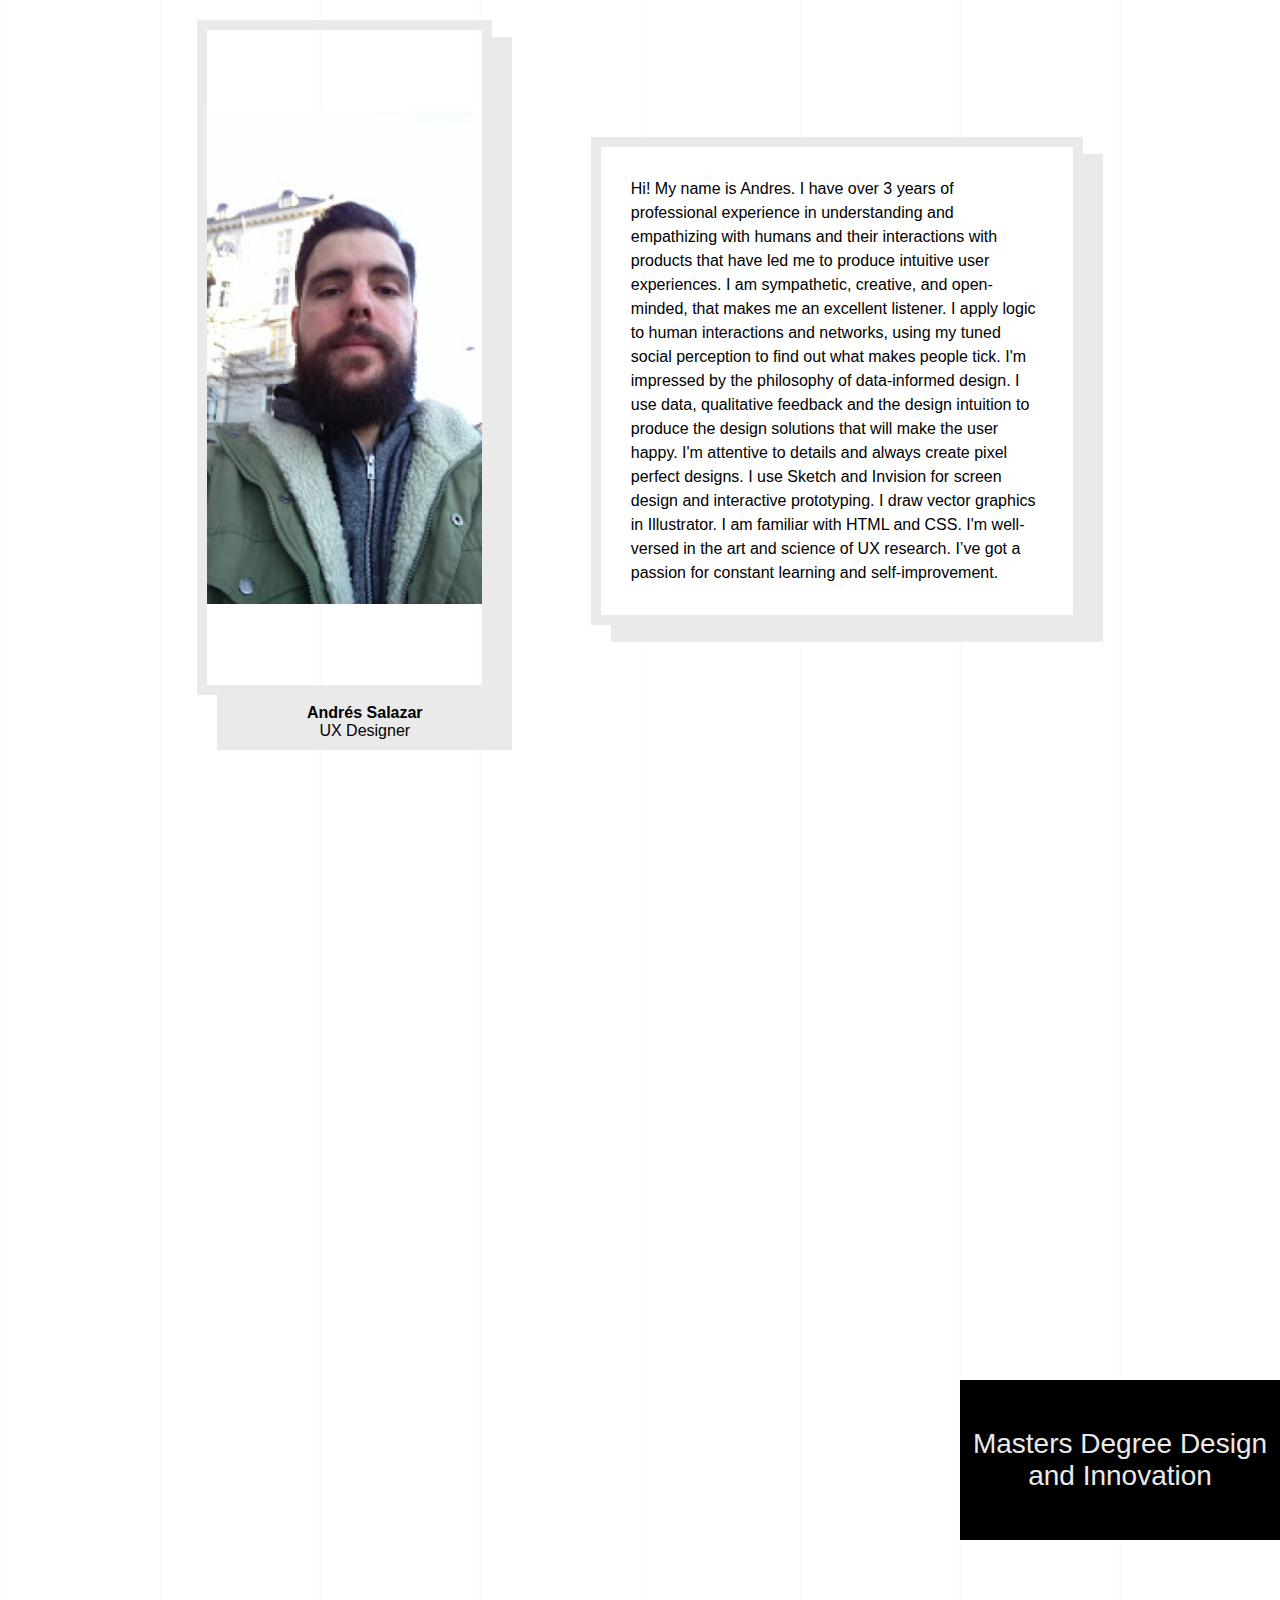
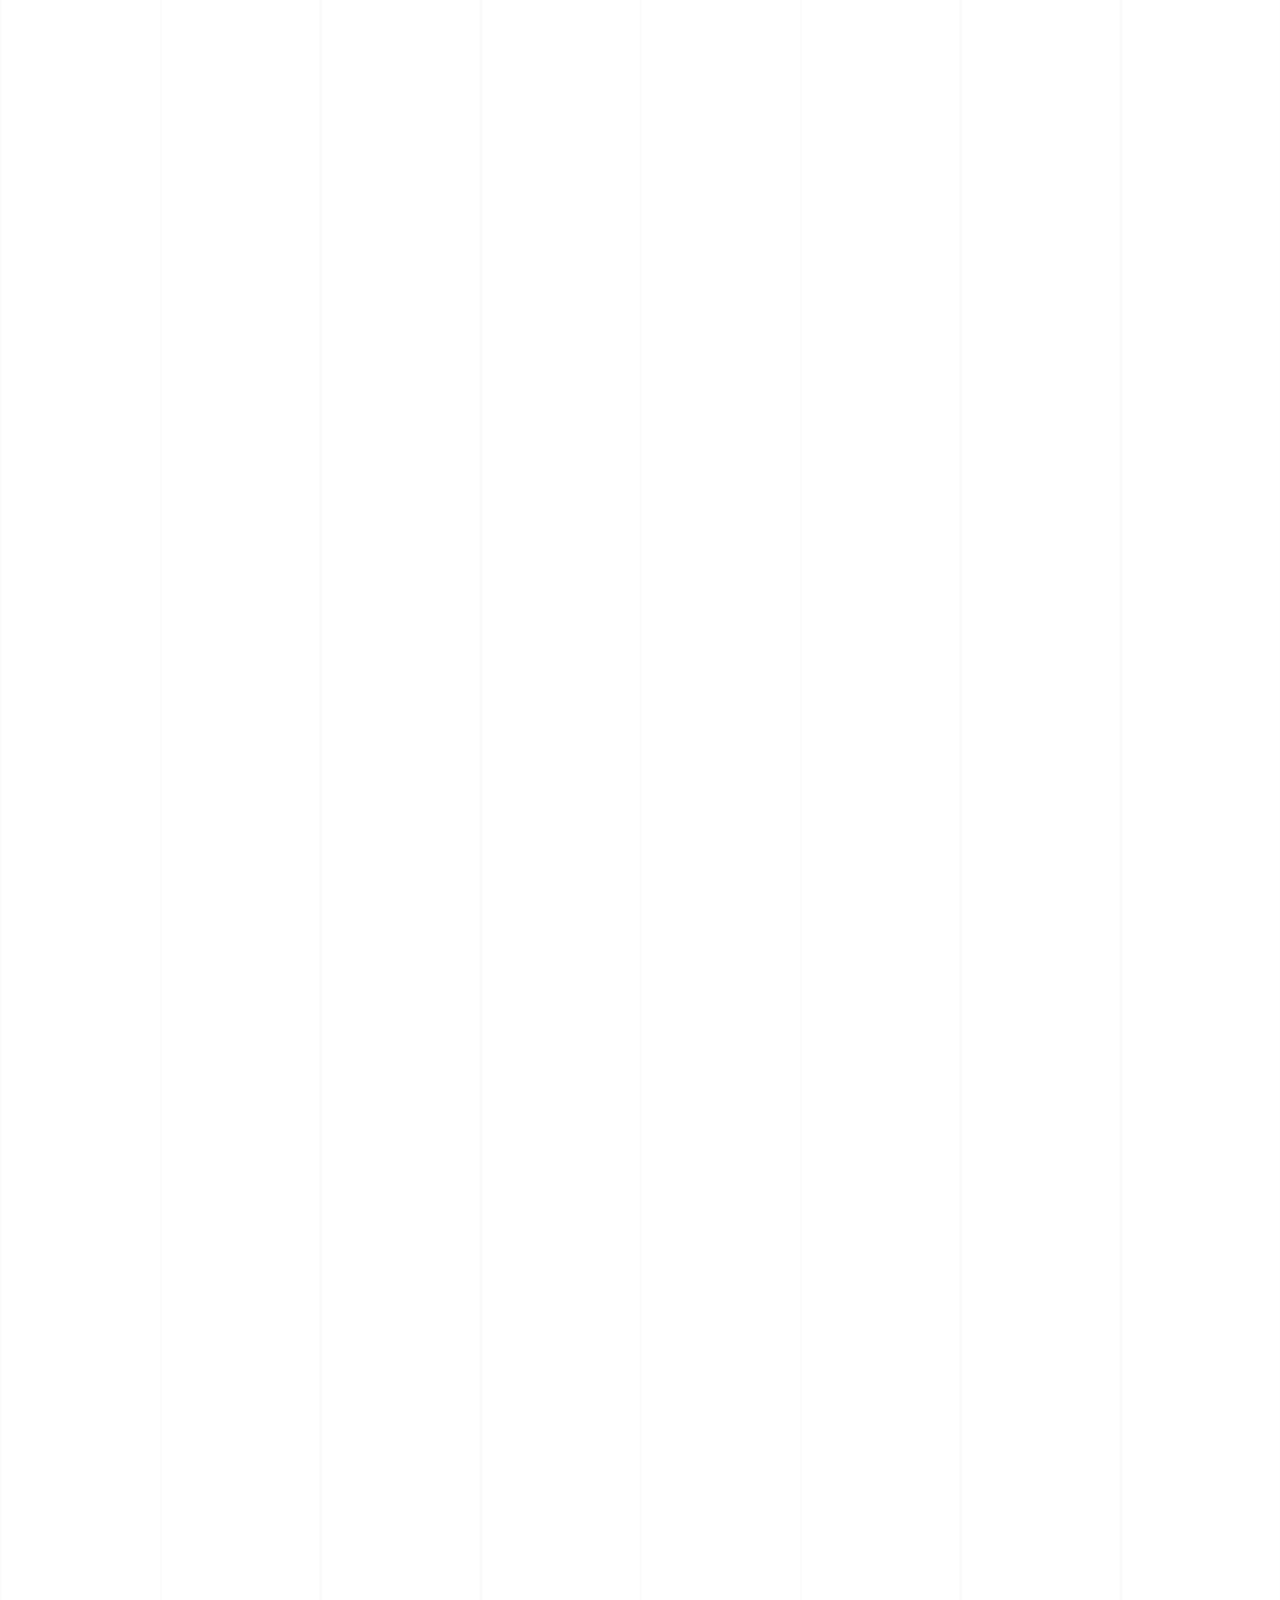
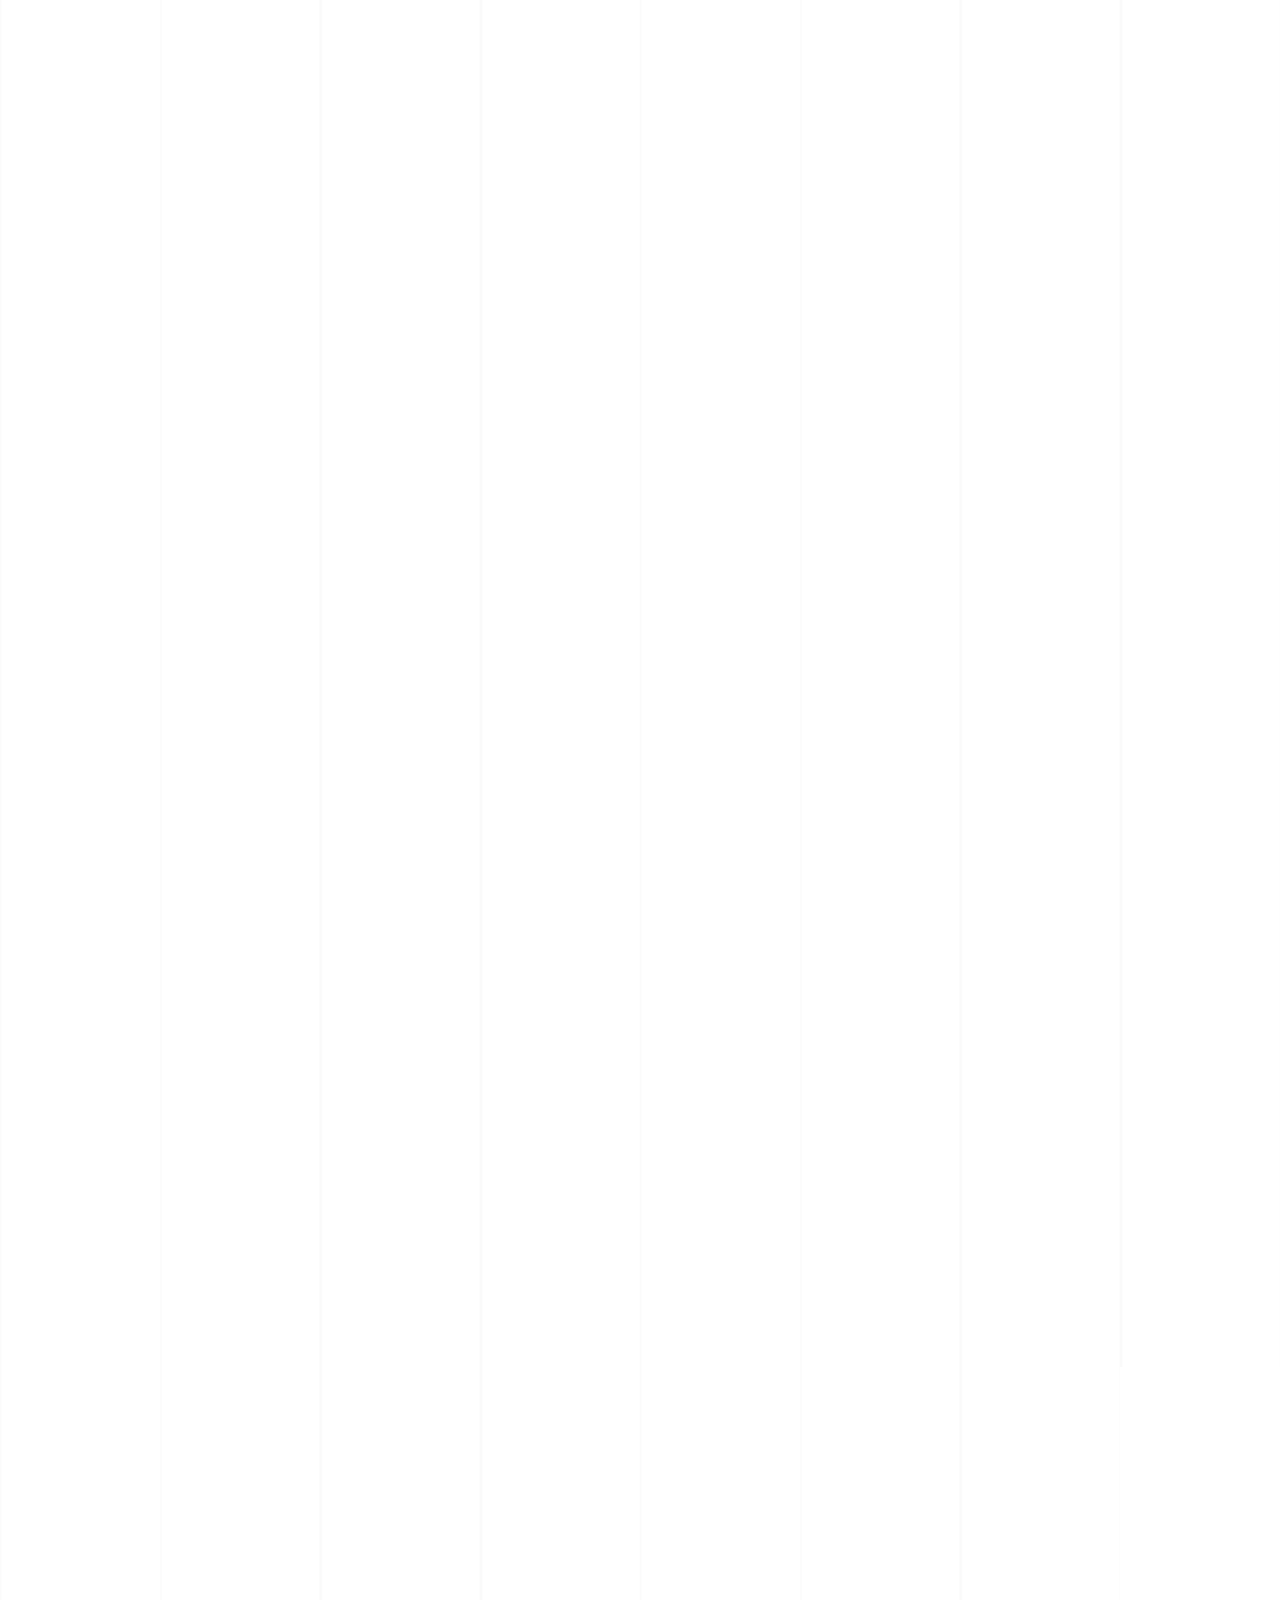
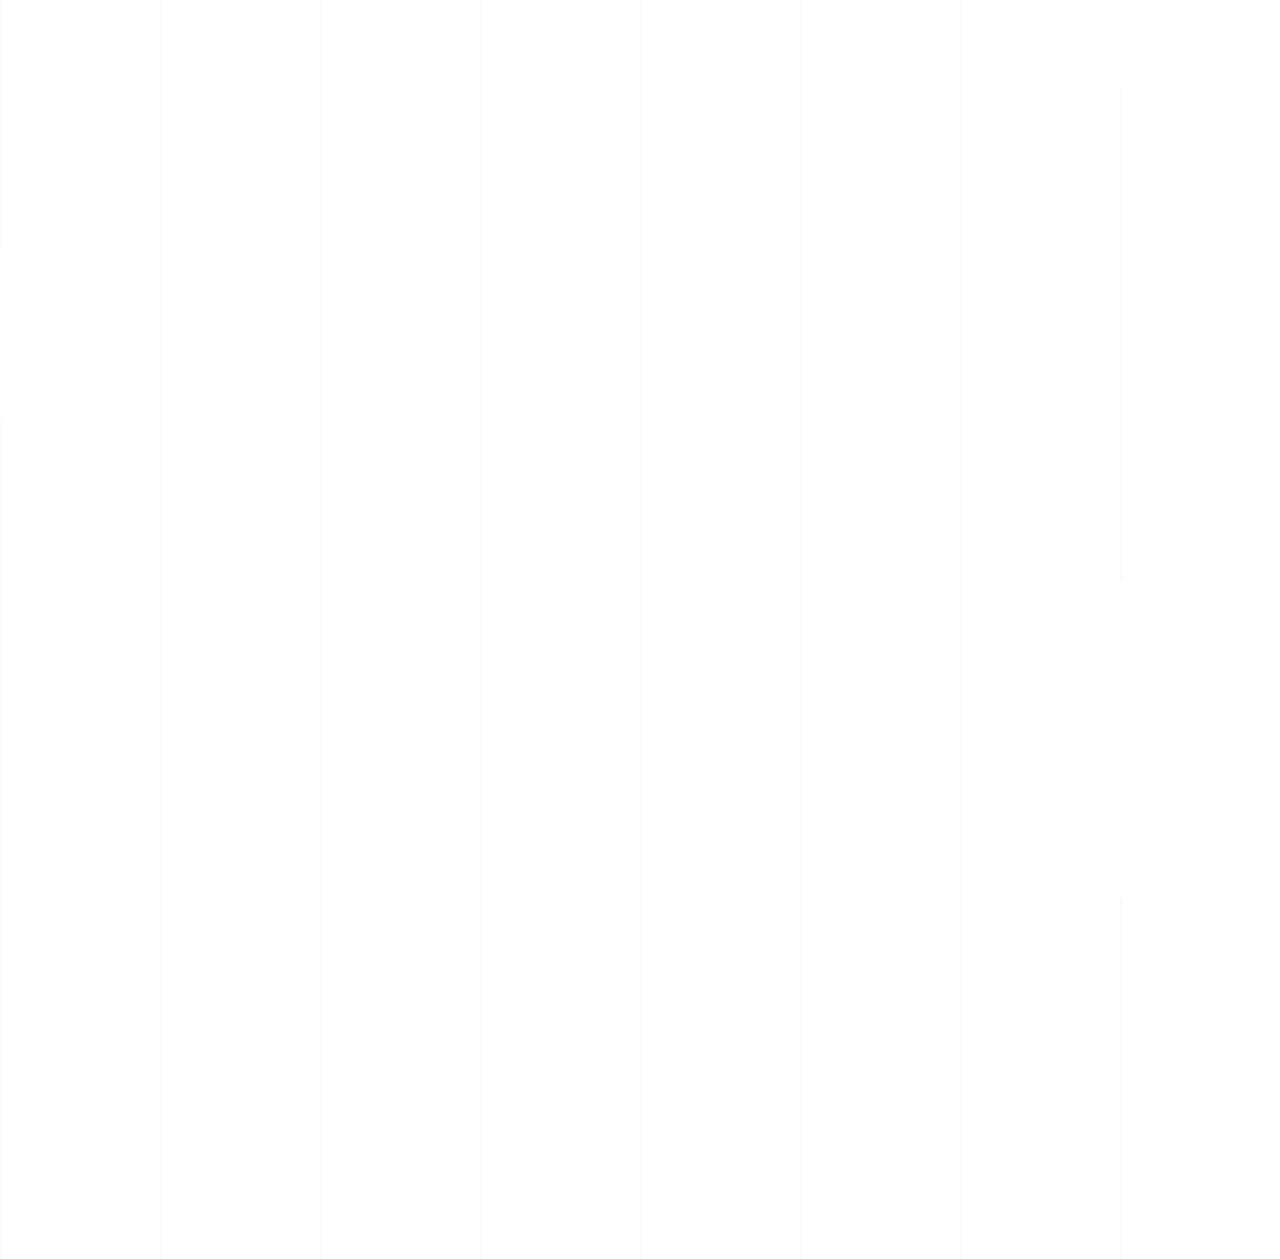
<file: index.html>
<!DOCTYPE html>
<html lang="en" dir="ltr">

  <head>
    <meta name="viewport" content="width=device-width,initial-scale=1.0">
    <meta charset="utf-8">
    <title>Andres Salazar | User Experience Designer</title>
    <link rel="stylesheet" href="index.css">
    <link rel="stylesheet" href="./vendor/aos.css"/>
    <link rel="stylesheet" href="https://use.fontawesome.com/releases/v5.1.1/css/all.css" integrity="sha384-O8whS3fhG2OnA5Kas0Y9l3cfpmYjapjI0E4theH4iuMD+pLhbf6JI0jIMfYcK3yZ" crossorigin="anonymous">
    <script src="./vendor/aos.js"></script>
  </head>

  <body>
    <div class="main">
      <div class="profile-cards">
        <div class="main-profile-card">
          <div class="main-profile-img main-card">
            <img src="./profile-2.png" alt="Andres Salazar"/>
            <p>
              Andrés Salazar
              <span>UX Designer</span>
            </p>
          </div>
        </div>
        <div class="main-description-card">
          <p class="main-card main-description-text">
            Hi! My name is Andres. I have over 3 years of professional experience in understanding and empathizing with humans and their interactions with products that have led me to produce intuitive user experiences. I am sympathetic, creative, and
            open-minded, that makes me an excellent listener. I apply logic to human interactions and networks, using my tuned social perception to find out what makes people tick. I'm impressed by the philosophy of data-informed design. I use data,
            qualitative feedback and the design intuition to produce the design solutions that will make the user happy. I'm attentive to details and always create pixel perfect designs. I use Sketch and Invision for screen design and interactive prototyping. I
            draw vector graphics in Illustrator. I am familiar with HTML and CSS. I'm well-versed in the art and science of UX research. I’ve got a passion for constant learning and self-improvement.
          </p>
        </div>
      </div>
    </div>
    <!-- <div class="row"> <div class="item item-5"></div> <div class="item item-2"></div> <div class="item item--black"></div> </div> <div class="row"> <div class="header"> <div class="profile"> <img src="./profile.png" alt="Andres Salazar"/> </div>
    <div class="title"> <h1 class="name">Andrés Salazar</h1> <h2>UX Designer</h2> </div> </div> </div> -->
    <div class="row" data-aos="fade-right" data-aos-once="true">
      <div class="item item--gray item--stat">
        <span class="item-number">3+</span>
        <span class="item-subtitle">years of experience</span>
      </div>
      <div class="item item--black item--stat">
        <span class="item-number">3 ½</span>
        <span class="item-subtitle">spoken languages</span>
      </div>
    </div>

    <div class="row">
      <div class="item hide-in-mobile"></div>
      <div class="item hide-in-mobile"></div>
      <div class="item item-3 item--gray item--text" data-aos="fade-right" data-aos-once="true">
        <p class="item--text">Get in touch!</p>
        <i class="fas fa-phone" class="item--text"></i><p class="item--text">52712744</p>
        <i class="fas fa-envelope" class="item--text"></i> <p class="item--text">andres.draco.21@gmail.com</p>
      </div>
    </div>

    <div class="row" data-aos="fade-left" data-aos-once="true">
      <div class="item hide-in-mobile"></div>
      <div class="item item--gray"></div>
      <div class="item hide-in-mobile"></div>
      <div class="item hide-in-mobile"></div>
      <div class="item hide-in-mobile"></div>
      <div class="item hide-in-mobile"></div>
      <div class="item item-2 item--black item--education">
        Bachelors Degree Industrial Design
      </div>
    </div>

    <div class="row">
      <div class="item hide-in-mobile"></div>
      <div class="item hide-in-mobile"></div>
      <div class="item hide-in-mobile"></div>
      <div class="item hide-in-mobile"></div>
      <div class="item hide-in-mobile"></div>
      <div class="item hide-in-mobile"></div>
      <div class="item item-2 item--black item--education">
        Masters Degree Design and Innovation
      </div>
    </div>

    <div class="row">
      <div class="item hide-in-mobile"></div>
      <div class="item hide-in-mobile"></div>
      <div class="item hide-in-mobile"></div>
      <div class="item hide-in-mobile"></div>
      <div class="item hide-in-mobile"></div>
      <div class="item item--black" data-aos="fade-left" data-aos-once="true"></div>
      <div class="item hide-in-mobile"></div>
      <div class="item hide-in-mobile"></div>
    </div>

    <div class="row">
      <div class="item item--gray item--stat" data-aos="fade-right" data-aos-once="true">
        <span class="item-number">2018</span>
      </div>
    </div>

    <div class="row">
      <div class="item hide-in-mobile"></div>
      <div class="item-3 item item--gray item-project" data-aos="fade-right" data-aos-once="true">
        <img class="item-image" src="./portfolio/thumbnails/cloudstudio.png" alt="Cloud app">
        <div class="item-svg">
          <svg width="467px" height="420px" viewbox="0 0 467 420" version="1.1" xmlns="http://www.w3.org/2000/svg" xmlns:xlink="http://www.w3.org/1999/xlink">
            <defs></defs>
            <g id="Page-1" stroke="none" stroke-width="4" fill="none" fill-rule="evenodd">
              <g id="Frontpage-expanded" transform="translate(-204.000000, -1730.000000)" stroke-width="3" stroke="#F9E784">
                <g id="Cloud-UI" transform="translate(180.000000, 1712.000000)">
                  <path
                    id="Path-12"
                    d="M265.696489 431.980613 348.2426 429.635224 325.939154 410.612646 323.598104 361.756318 505.76323 363.379266 520.190391 345.170706 520.550944 312.681222 26.1426448 315.057137 27.4832892 291.699915 500.700267 296.258414 501.70575 279.67789 96.9225714 274.274847 98.1108697 92.6115216 214.000431 93.2983491 214.7063 239.963999 473.176433 244.298643 469.916229 78.7376064 45.4347198 80.8184393 46.2675443 41.3080524 519.54546 45.8004129 499.45103 20.0927146 42.3573317 23.1147555"></path>
                </g>
              </g>
            </g>
          </svg>
        </div>
        <div class="item-3 item-description item-description--left item--gray" aria-expanded="false">
          <div class="item-description-text">
            <h4>Absolute Zero Cloud Studio</h4>
            <p>
              The Absolute Zero Cloud Studio is a platform designed to facilitate the postproduction of 360º content, and it works specifically with the Absolute Zero 360º Camera. The Cloud Studio allows it users to easily store, organize, stitch, render and share
              their 360º content.
            </p>
            <a href="portfolio/cloud.html">Learn More</a>
          </div>
        </div>
        <i class="fas fa-chevron-right item-project-chevron item-project-chevron--right"></i>
      </div>
      <div class="item hide-in-mobile"></div>
    </div>

    <div class="row">
      <div class="item hide-in-mobile"></div>
      <div class="item hide-in-mobile"></div>
      <div class="item hide-in-mobile"></div>
      <div class="item hide-in-mobile"></div>
      <div class="item-3 item item--gray item-project" data-aos="fade-left" data-aos-once="true">
        <img class="item-image" src="./portfolio/thumbnails/pigeon.png" alt="Pigeon logo">
        <div class="item-svg">
          <svg width="512px" height="261px" viewbox="0 0 542 261" version="1.1" xmlns="http://www.w3.org/2000/svg" xmlns:xlink="http://www.w3.org/1999/xlink">
            <defs></defs>
            <g id="Page-1" stroke="none" stroke-width="1" fill="none" fill-rule="evenodd">
              <g id="Frontpage-expanded" transform="translate(-718.000000, -2335.000000)" stroke-width="3" stroke="#768AC8">
                <g id="Pigeon-Copy" transform="translate(180.000000, 2317.000000)">
                  <path
                    id="Path-14"
                    d="M538.15342 268.43869 746.30861 271.530369 712.561194 234.103133 771.86921 211.671952 797.064974 158.113263 754.061394 158.493826 732.664967 124.821894 734.954633 95.263813 776.06169 66.4668574 795.187322 73.5214196 803.0093 62.5039735 825.629189 65.186783 832.771815 82.8970994 857.303953 25.2968978 907.314918 20.3307124 947.13561 58.352381 950.49777 82.5385528 981.606408 120.274013 932.092377 122.387551 883.308019 143.038579 880.178599 165.891209 976.813206 207.347377 861.169337 254.622064 827.686114 277.223083 1079.87999 277.223083"></path>
                </g>
              </g>
            </g>
          </svg>
        </div>
        <div class="item-3 item-description item-description--right item--gray" aria-expanded="false">
          <div class="item-description-text">
            <h4>Pigeon Podcasts App
            </h4>
            <p>
              A personal design challenge to design a podcasting app that focuses on providing a better user experience. It’s also an excersie in branding and logo design.
            </p>
            <a href="portfolio/pigeon.html">Learn More</a>
          </div>
        </div>
        <i class="fas fa-chevron-left item-project-chevron item-project-chevron--left"></i>
      </div>
      <div class="item hide-in-mobile"></div>
    </div>

    <div class="row">
      <div class="item hide-in-mobile"></div>
      <div class="item-3 item item--gray item-project" data-aos="fade-right" data-aos-once="true">
        <img class="item-image" src="./portfolio/thumbnails/indif.png" alt="Cloud app">
        <div class="item-svg">
          <svg width="467px" height="420px" viewbox="0 0 467 420" version="1.1" xmlns="http://www.w3.org/2000/svg" xmlns:xlink="http://www.w3.org/1999/xlink">
            <defs></defs>
            <g id="Page-1" stroke="none" stroke-width="4" fill="none" fill-rule="evenodd">
              <g id="Frontpage-expanded" transform="translate(-204.000000, -1730.000000)" stroke-width="3" stroke="#F9E784">
                <g id="Cloud-UI" transform="translate(180.000000, 1712.000000)">
                  <path
                    id="Path-12"
                    d="M265.696489 431.980613 348.2426 429.635224 325.939154 410.612646 323.598104 361.756318 505.76323 363.379266 520.190391 345.170706 520.550944 312.681222 26.1426448 315.057137 27.4832892 291.699915 500.700267 296.258414 501.70575 279.67789 96.9225714 274.274847 98.1108697 92.6115216 214.000431 93.2983491 214.7063 239.963999 473.176433 244.298643 469.916229 78.7376064 45.4347198 80.8184393 46.2675443 41.3080524 519.54546 45.8004129 499.45103 20.0927146 42.3573317 23.1147555"></path>
                </g>
              </g>
            </g>
          </svg>
        </div>
        <div class="item-3 item-description item-description--left item--gray" aria-expanded="false">
          <div class="item-description-text">
            <h4>Indifferent Pigeon Store</h4>
            <p>
              From time to time I get a design idea stuck in my head. When that happens I like to turn it into a clothing item and add it to my store.
            </p>
            <a href="https://indifferentpigeon.bigcartel.com/" target="_blank">Visit</a>
          </div>
        </div>
        <i class="fas fa-chevron-right item-project-chevron item-project-chevron--right"></i>
      </div>
      <div class="item hide-in-mobile"></div>
    </div>

    <div class="row">
      <div class="item hide-in-mobile"></div>
      <div class="item hide-in-mobile"></div>
      <div class="item hide-in-mobile"></div>
      <div class="item hide-in-mobile"></div>
      <div class="item hide-in-mobile"></div>
      <div class="item hide-in-mobile"></div>
      <div class="item hide-in-mobile"></div>
      <div class="item item--black item--stat" data-aos="fade-left" data-aos-once="true">
        <span class="item-number">2017</span>
      </div>
    </div>

    <div class="row">
      <div class="item hide-in-mobile"></div>
      <div class="item hide-in-mobile"></div>
      <div class="item hide-in-mobile"></div>
      <div class="item hide-in-mobile"></div>
      <div class="item-3 item item--gray item-project" data-aos="fade-left" data-aos-once="true">
        <img class="item-image" src="./portfolio/thumbnails/mobileapp.png" alt="Mobile app">
        <div class="item-svg">
          <svg width="542px" height="350px" viewbox="0 0 542 350" version="1.1" xmlns="http://www.w3.org/2000/svg" xmlns:xlink="http://www.w3.org/1999/xlink">
            <g id="Page-1" stroke="none" stroke-width="1" fill="none" fill-rule="evenodd">
              <g id="Frontpage-expanded" transform="translate(-719.000000, -2821.000000)" stroke-width="3" stroke="#768AC8">
                <g id="Absolute-Zero-Mobile-App" transform="translate(180.000000, 2802.000000)">
                  <path
                    id="Path-13"
                    d="M539.804719 366.569537 792.143396 366.569537 910.552543 291.343281 892.197377 259.424323 775.977132 332.838262 668.435159 138.802739 685.334419 128.917377 791.131324 316.389559 913.363482 246.859154 906.971621 238.197695 817.159413 291.457601 686.511248 75.1901013 808.296212 21.1871113 945.638851 216.809673 1080.67312 216.809673"></path>
                </g>
              </g>
            </g>
          </svg>
        </div>
        <div class="item-3 item-description item--black item-description--right" aria-expanded="false">
          <div class="item-description-text">
            <h4>Absolute Zero Mobile App</h4>
            <p>
              The Absolute Zero Mobile App is the main control hub for the Absolute Zero 360º camera. The app allows the users to quickly connect to their camera set up their preferred settings and record 360º videos, photos and timelapses.
            </p>
            <a href="portfolio/azmobile.html">Learn More</a>
          </div>
        </div>
        <i class="fas fa-chevron-left item-project-chevron item-project-chevron--left"></i>
      </div>
      <div class="item hide-in-mobile"></div>
    </div>

    <div class="row">
      <div class="item hide-in-mobile"></div>
      <div class="item-3 item item--gray item-project" data-aos="fade-right" data-aos-once="true">
        <img class="item-image" src="./portfolio/thumbnails/coherra.png" alt="Coherra app">
        <div class="item-svg">
          <svg width="542px" height="450px" viewbox="0 0 542 450" version="1.1" xmlns="http://www.w3.org/2000/svg" xmlns:xlink="http://www.w3.org/1999/xlink">
            <g id="Page-1" stroke="none" stroke-width="1" fill="none" fill-rule="evenodd">
              <g id="Frontpage-expanded" transform="translate(-178.000000, -3294.000000)" stroke-width="3" stroke="#768AC8">
                <g id="Coherra-Copy" transform="translate(178.000000, 3207.000000)">
                  <path
                    id="Path-15"
                    d="M0.75190136 390.064946 215.170188 390.064946 275.550381 391.026167 275.138031 382.36513 261.907217 371.539917 274.757946 360.601642 274.385078 354.212361 208.182891 355.489736 207.836484 334.421467 339.237722 335.369275 337.067868 319.391262 211.004663 319.30466 209.878841 300.122384 235.426342 307.221318 252.537394 305.732249 269.314067 298.267664 284.782093 304.120496 299.326367 282.236728 313.836962 272.676863 331.467625 261.873301 214.430241 264.367911 219.963128 244.346079 236.665227 250.578996 252.082735 248.765171 267.363124 240.550038 283.471039 247.037949 299.343206 224.254485 316.63949 238.166086 338.388544 238.440325 337.960346 189.825499 208.959901 190.402844 209.941387 142.716581 336.560286 145.663445 337.666863 122.177545 248.245799 123.320207 248.880878 106.76966 284.264888 105.949349 273.473354 96.4857082 273.151004 88.518352 330.154166 89.2929561 541.431123 89.2929561"></path>
                </g>
              </g>
            </g>
          </svg>
        </div>
        <div class="item-3 item-description item--black item-description--left" aria-expanded="false">
          <div class="item-description-text">
            <h4>Coherra Mobile App</h4>
            <p>
              A user flow, UX and UI design challenge to design a mobile investments app for Coherra. The challenge consisted on finding the best flow for the users to sign up for the app and make their first investment, while complying with the required
              constrains.
            </p>
            <a href="portfolio/cohera.html">Learn More</a>
          </div>
        </div>
        <i class="fas fa-chevron-right item-project-chevron item-project-chevron--right"></i>
      </div>
      <div class="item hide-in-mobile"></div>
      <div class="item hide-in-mobile"></div>
      <div class="item hide-in-mobile"></div>
      <div class="item hide-in-mobile"></div>
    </div>

    <div class="row">
      <div class="item item--gray item--stat" data-aos="fade-right" data-aos-once="true">
        <span class="item-number">2016</span>
      </div>
    </div>

    <div class="row">
      <div class="item hide-in-mobile"></div>
      <div class="item-3 item item--gray item-project" data-aos="fade-right" data-aos-once="true">
        <img class="item-image" src="./portfolio/thumbnails/catchthegel.png" alt="Catch the gel">
        <div class="item-3 item-description item-description--left item--gray" aria-expanded="false">
          <div class="item-description-text">
            <h4>Cath The Gel</h4>
            <p>
              Interaction Design Project, made by a team of six. The project intented to use the principles of gamefication to nudge people into washing their hands before eating street food. The game invited the public to see how fast they could catch hand
              santizing gel and provided feedback in terms of slow and fast animals. The project was built and showcased during Roskilde Festival.
            </p>
            <a href="portfolio/catchthegel.html">Learn More</a>
          </div>
        </div>
        <i class="fas fa-chevron-right item-project-chevron item-project-chevron--right"></i>
      </div>
      <div class="item hide-in-mobile"></div>
      <div class="item hide-in-mobile"></div>
      <div class="item hide-in-mobile"></div>
      <div class="item hide-in-mobile"></div>
    </div>

    <div class="row">
      <div class="item hide-in-mobile"></div>
      <div class="item hide-in-mobile"></div>
      <div class="item hide-in-mobile"></div>
      <div class="item hide-in-mobile"></div>
      <div class="item-3 item item--gray item-project" data-aos="fade-left" data-aos-once="true">
        <img class="item-image" src="./portfolio/thumbnails/olmenta.png" alt="Olmenta">
        <div class="item-3 item-description item-description--right item--gray" aria-expanded="false">
          <div class="item-description-text">
            <h4>Olmenta</h4>
            <p>
              Web design and entrepreneurship project/experiment. Olmenta is a book recommendation website that invites its users to judge books by its covers, bringing back the experience of the bookstore.
            </p>
            <a href="http://olmenta.altervista.org/" target="_blank">Visit</a>
          </div>
        </div>
        <i class="fas fa-chevron-left item-project-chevron item-project-chevron--left"></i>
      </div>
      <div class="item hide-in-mobile"></div>
    </div>

    <div class="row">
      <div class="item hide-in-mobile"></div>
      <div class="item hide-in-mobile"></div>
      <div class="item hide-in-mobile"></div>
      <div class="item hide-in-mobile"></div>
      <div class="item hide-in-mobile"></div>
      <div class="item hide-in-mobile"></div>
      <div class="item hide-in-mobile"></div>
      <div class="item item--black item--stat" data-aos="fade-left" data-aos-once="true">
        <span class="item-number">2015</span>
      </div>
    </div>

    <div class="row">
      <div class="item hide-in-mobile"></div>
      <div class="item hide-in-mobile"></div>
      <div class="item hide-in-mobile"></div>
      <div class="item hide-in-mobile"></div>
      <div class="item hide-in-mobile"></div>
      <div class="item-3 item--gray item-project" data-aos="fade-left" data-aos-once="true">
        <img class="item-image" src="./portfolio/thumbnails/llegandoacasa.png" alt="Llegando a casa">
        <div class="item-3 item-description item-description--right item--black" aria-expanded="false">
          <div class="item-description-text">
            <h4>Llegando A Casa</h4>
            <p>
              Sports documentary film about the 50 years of the Monterrey Footbal Club. First experience in a big budget film production. Worked primarily as the head of the visual design team, bringing together the vision of the director and managing a team of
              designers. Also performed work as story consultant and assitant director.
            </p>
          </div>
        </div>
        <i class="fas fa-chevron-left item-project-chevron item-project-chevron--left"></i>
      </div>
      <div class="item" style="background-color: white; z-index: 2"></div>
    </div>

    <div class="row">
      <div class="item item--gray item--stat" data-aos="fade-right" data-aos-once="true">
        <span class="item-number">2014</span>
      </div>
    </div>

    <div class="row">
      <div class="item" style="background-color: white; z-index: 2"></div>
      <div class="item-2 item--gray item-project" data-aos="fade-right" data-aos-once="true">
        <img class="item-image" src="./portfolio/thumbnails/hombre.jpg" alt="Catch the gel">
        <div class="item-3 item-description item--gray item-description--left2" aria-expanded="false">
          <div class="item-description-text">
            <h4>A Man Called Bronco</h4>
            <p>
              First incursion into independet documentary film production. A Man Called Bronco was a low-budget documentary film project produced and filmed by a three man crew. Stepping away from traditional design work but gaining great insights into interview-based research and storytelling. The film was officially selected for the International Monterrey Film Festival.
            </p>
          </div>
        </div>
        <i class="fas fa-chevron-right item-project-chevron item-project-chevron--right"></i>
      </div>
      <div class="item hide-in-mobile"></div>
      <div class="item hide-in-mobile"></div>
      <div class="item hide-in-mobile"></div>
      <div class="item hide-in-mobile"></div>
      <div class="item hide-in-mobile"></div>
    </div>

    <div class="row">
      <div class="item hide-in-mobile"></div>
      <div class="item hide-in-mobile"></div>
      <div class="item hide-in-mobile"></div>
      <div class="item hide-in-mobile"></div>
      <div class="item hide-in-mobile"></div>
      <div class="item hide-in-mobile"></div>
      <div class="item hide-in-mobile"></div>
      <div class="item item--black item--stat" data-aos="fade-left" data-aos-once="true">
        <span class="item-number">2013</span>
      </div>
    </div>

    <div class="row">
      <div class="item hide-in-mobile"></div>
      <div class="item hide-in-mobile"></div>
      <div class="item hide-in-mobile"></div>
      <div class="item hide-in-mobile"></div>
      <div class="item hide-in-mobile"></div>
      <div class="item-2 item--gray item-project" data-aos="fade-left" data-aos-once="true">
        <img class="item-image" src="./portfolio/thumbnails/dental.png" alt="Mobile dental office">
        <div class="item-3 item-description item--black item-description--right" aria-expanded="false">
          <div class="item-description-text">
            <h4>Mobile Dental Office</h4>
            <p>
              Bachelor Thesis Project, made by a team of four. The idea for the design came from a research into the lack of access to dental atention in Mexico’s rural and hard to reach areas. The Mobile dental office consists of the basic dental equipment a
              dentists needs to provide adequate dental attention, carefully packed into a hicking backpack.
            </p>
          </div>
        </div>
        <i class="fas fa-chevron-left item-project-chevron item-project-chevron--left"></i>
      </div>
      <div class="item" style="background-color: white; z-index: 2"></div>
    </div>

    <div class="row">
      <div class="item item--gray item--stat" data-aos="fade-right" data-aos-once="true">
        <span class="item-number">2012</span>
      </div>
    </div>

    <div class="row">
      <div class="item hide-in-mobile"></div>
      <div class="item-2 item--gray item-project" data-aos="fade-right" data-aos-once="true">
        <img class="item-image" src="./portfolio/thumbnails/grill.png" alt="Grill">
        <div class="item-3 item-description item--gray item-description--left2" aria-expanded="false">
          <div class="item-description-text">
            <h4>Monterrey Grill</h4>
            <p>
              Industrial design project, inspired by my native city of Monterrey, Mexico I designed a modular grill with multi porpuse areas that can accomodate all the needs of a real grill master. It features two separate grills to provide the opportunity of
              cooking at different tempreatures, a flat plate for warming tortillas or making quesadillas and a cutting board.
            </p>
          </div>
        </div>
        <i class="fas fa-chevron-right item-project-chevron item-project-chevron--right"></i>
      </div>
      <div class="item hide-in-mobile"></div>
      <div class="item hide-in-mobile"></div>
      <div class="item hide-in-mobile"></div>
      <div class="item hide-in-mobile"></div>
      <div class="item hide-in-mobile"></div>
    </div>

    <script>
      AOS.init();

      const projects = document.querySelectorAll('.item-project');
      projects.forEach(project => {
        project.addEventListener('click', function () {
          const description = project.querySelector('.item-description');
          const isActive = description.getAttribute("aria-expanded");
          if (isActive === "true") {
            description.setAttribute('aria-expanded', false);
          } else {
            description.setAttribute('aria-expanded', true);
          }
        });
      })
    </script>
  </body>

</html>
</file>
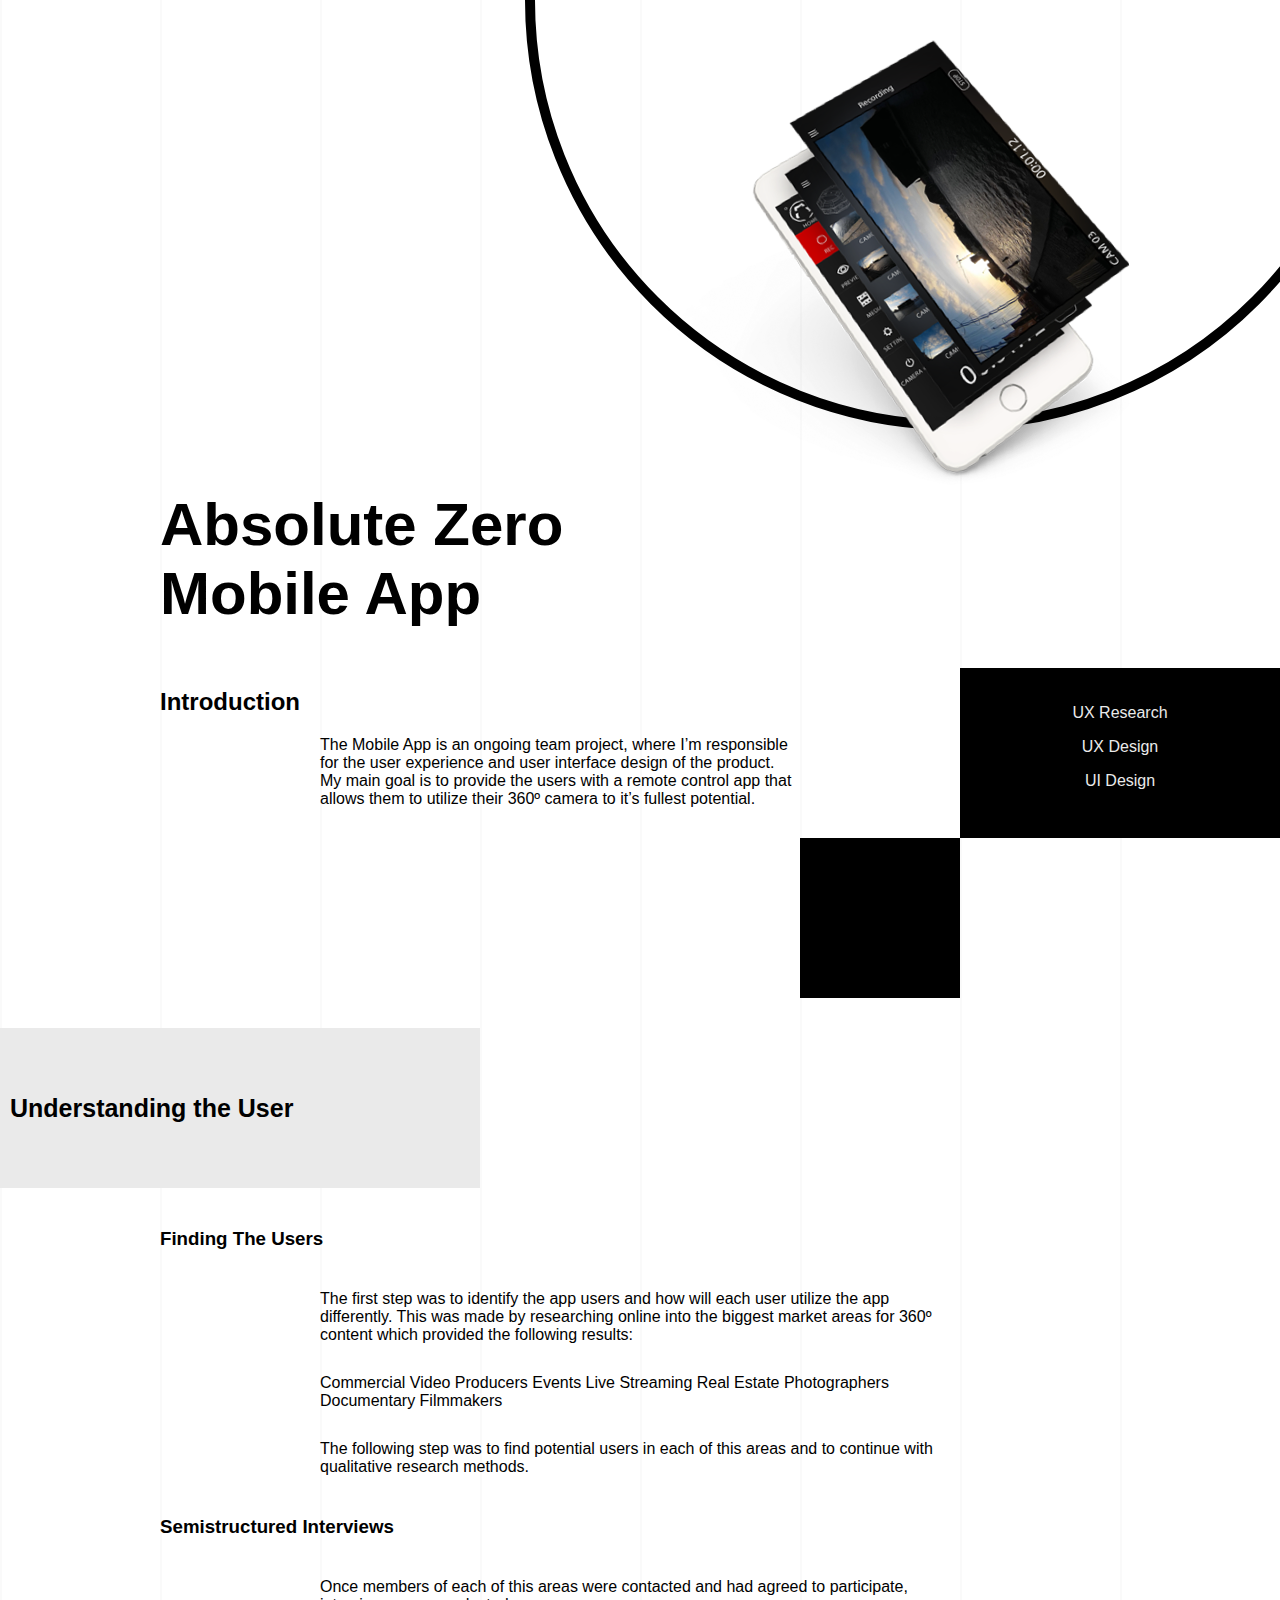
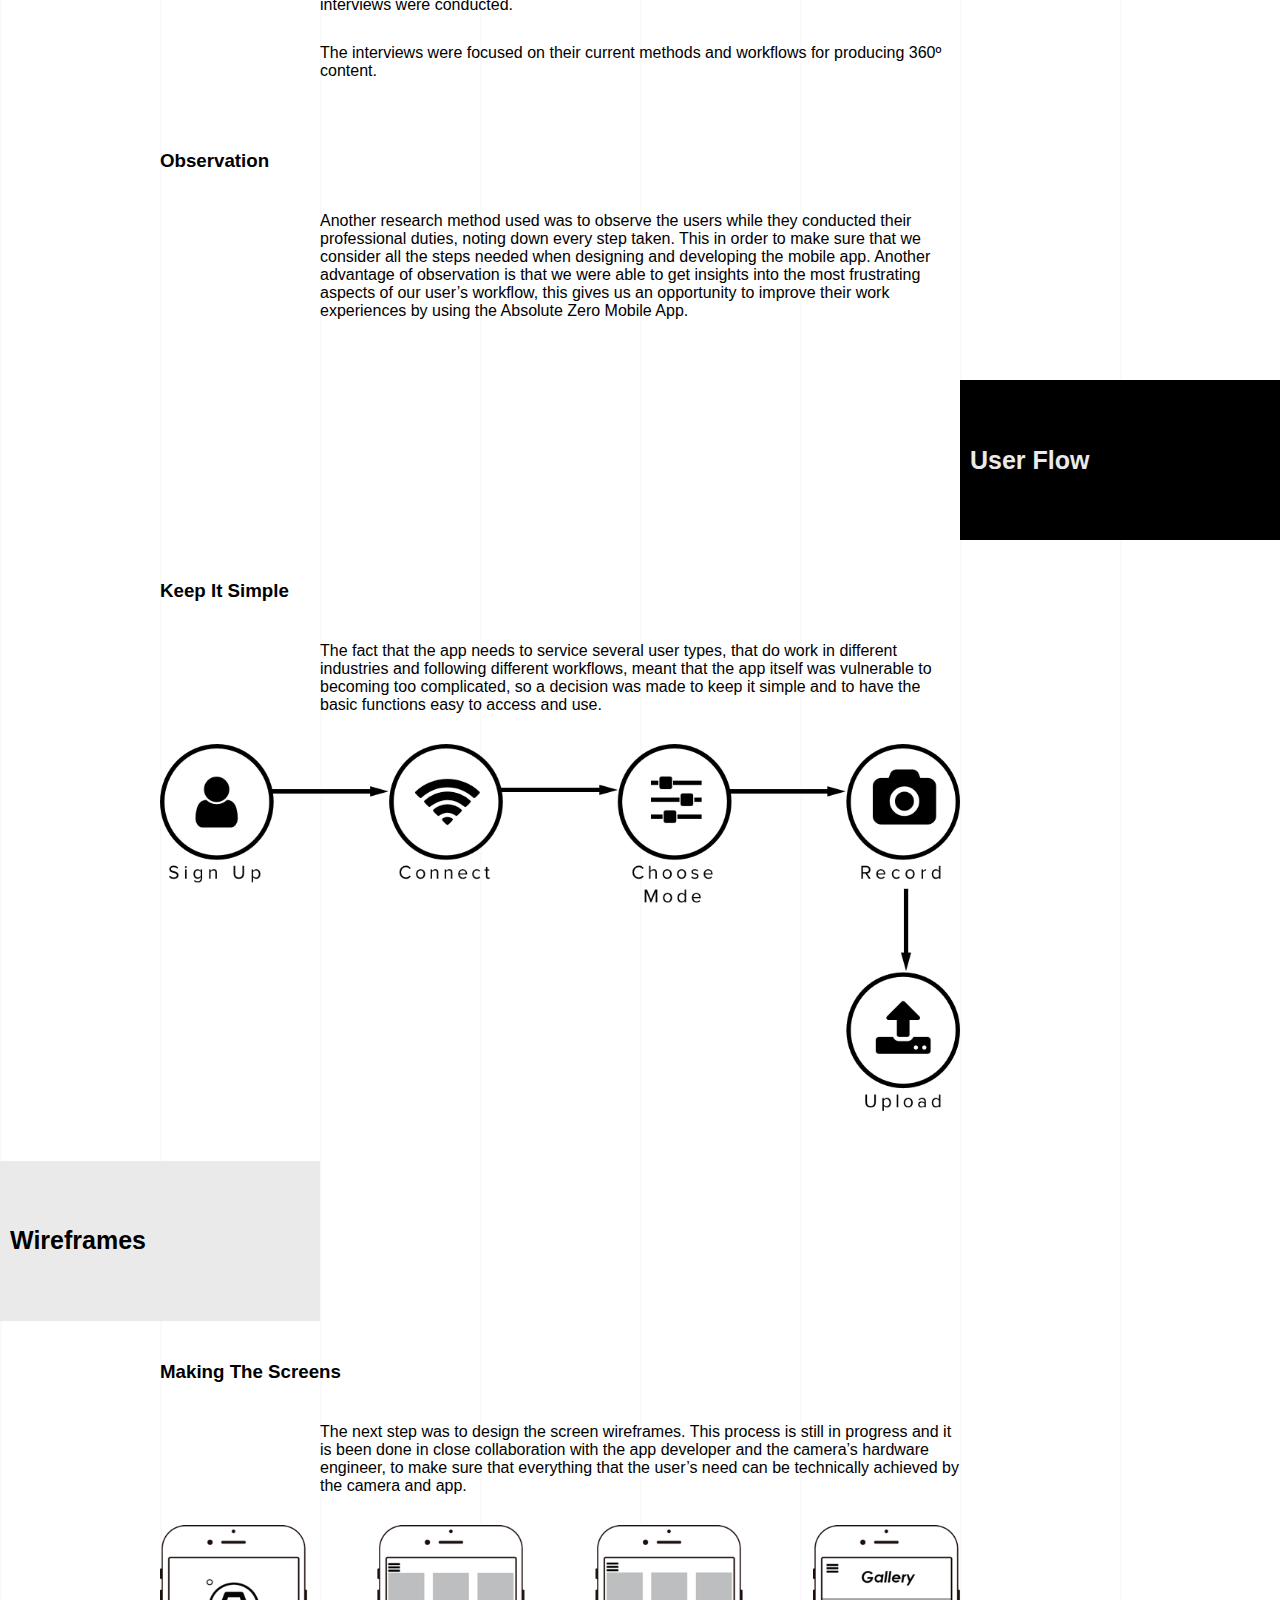
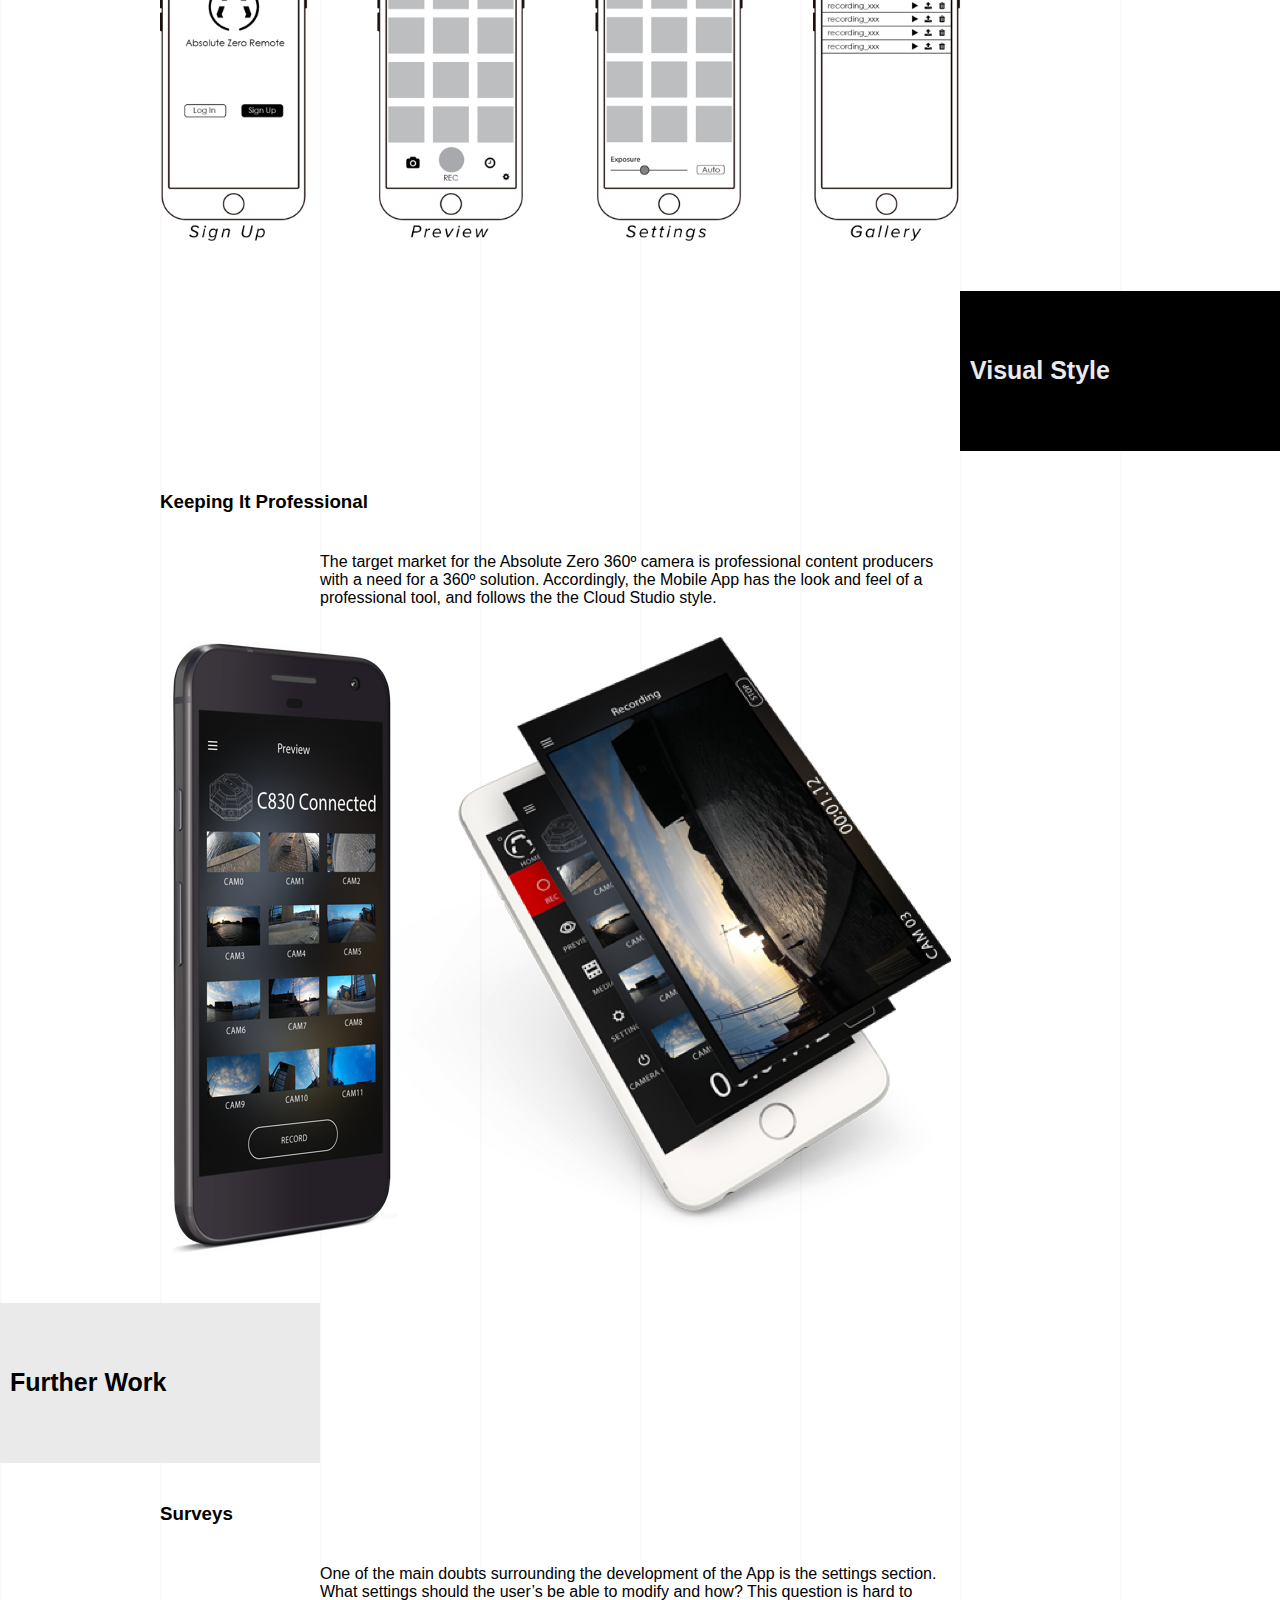
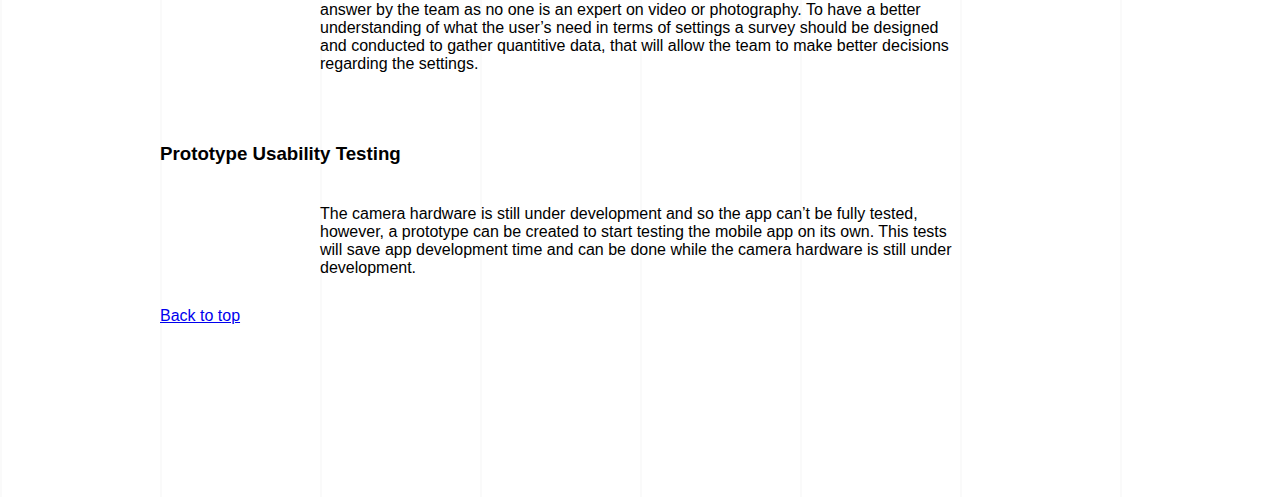
<file: portfolio/azmobile.html>
<!DOCTYPE html>
<html lang="en" dir="ltr">
  <head>
    <meta charset="utf-8">
    <title>Andres Salazar | User Experience Designer</title>
    <link rel="stylesheet" href="../index.css">
    <link rel="stylesheet" href="https://use.fontawesome.com/releases/v5.1.1/css/all.css" integrity="sha384-O8whS3fhG2OnA5Kas0Y9l3cfpmYjapjI0E4theH4iuMD+pLhbf6JI0jIMfYcK3yZ" crossorigin="anonymous">
  </head>
  <body>
    <div class="project-cover">
      <a href="../index.html" class="back">
        <i class="fas fa-arrow-left"></i>
      </a>
      <svg width="800" height="430" class="cloud-circle">
        <path d="M 900 0 A 50 50 0 1 1 50 0" stroke="black" fill="transparent" stroke-width="10" z-index="o"></path>
      </svg>
      <div class="project-cover-image-pigeon">
        <!-- DRAKE: fotos de la cloud -->
        <img src="./azmobileimg/azmobileheader.png" alt="" position="relative" class="cloudimg">
      </div>
    </div>
    <div class="row">
      <div class="item"></div>
      <h1 class="project-title">Absolute Zero
        <br>
        Mobile App</h1>

    </div>
    <section class="section section-introduction">
      <div class="row">
        <div class="item"></div>
        <div class="item item-4">
          <h2>Introduction</h2>
          <div class="content-text-block">
            <p>
              The Mobile App is an ongoing team project, where I’m responsible for the user experience and user interface design of the product. My main goal is to provide the users with a remote control app that allows them to utilize their 360º camera to it’s
              fullest potential.
            </p>
          </div>
        </div>
        <div class="item"></div>
        <div class="item item-2 item--black project-tasks">
          <p>UX Research</p>
          <p>UX Design</p>
          <p>UI Design</p>
        </div>
      </div>
      <div class="row">
        <div class="item"></div>
        <div class="item"></div>
        <div class="item"></div>
        <div class="item"></div>
        <div class="item"></div>
        <div class="item item--black"></div>
        <div class="item"></div>
      </div>
    </section>
    <section class="section section-understanding">
      <div class="row">
        <div class="item item-3 item--gray item--text">
          <h2 class="project-section-title">Understanding the User</h2>
        </div>
      </div>
      <div class="row">
        <div class="item"></div>
        <div class="item item-5">
          <h3 class="section-subtitle">Finding The Users</h3>
          <div class="content-text-block">
            <p>
              The first step was to identify the app users and how will each user utilize the app differently. This was made by researching online into the biggest market areas for 360º content which provided the following results:
            </p>
            <p>
              Commercial Video Producers Events Live Streaming Real Estate Photographers Documentary Filmmakers
            </p>
            <p>
              The following step was to find potential users in each of this areas and to continue with qualitative research methods.
            </p>
          </div>
          <h3 class="section-subtitle">Semistructured Interviews</h3>
          <div class="content-text-block">
            <p>
              Once members of each of this areas were contacted and had agreed to participate, interviews were conducted.
            </p>
            <p>
              The interviews were focused on their current methods and workflows for producing 360º content.
            </p>
          </div>
        </div>
      </div>
      <div class="row">
        <div class="item"></div>
        <div class="item item-5">
          <h3 class="section-subtitle">Observation</h3>
          <div class="content-text-block">
            <p>
              Another research method used was to observe the users while they conducted their professional duties, noting down every step taken. This in order to make sure that we consider all the steps needed when designing and developing the mobile app. Another
              advantage of observation is that we were able to get insights into the most frustrating aspects of our user’s workflow, this gives us an opportunity to improve their work experiences by using the Absolute Zero Mobile App.
            </p>
          </div>
        </div>
      </div>
    </section>
    <section class="section section-personas">
      <div class="row">
        <div class="item"></div>
        <div class="item"></div>
        <div class="item"></div>
        <div class="item"></div>
        <div class="item"></div>
        <div class="item"></div>
        <div class="item item-2 item--black item--text">
          <h3 class="project-section-title">User Flow</h3>
        </div>
      </div>
      <div class="row">
        <div class="item"></div>
        <div class="item item-5">
          <h3 class="section-subtitle">Keep It Simple</h3>
          <div class="content-text-block">
            <p>
              The fact that the app needs to service several user types, that do work in different industries and following different workflows, meant that the app itself was vulnerable to becoming too complicated, so a decision was made to keep it simple and to
              have the basic functions easy to access and use.
            </p>
          </div>
        </div>
      </div>
      <div class="row">
        <div class="item"></div>
        <div class="item item-5">
          <div class="content-inline-image-block">
            <img src="./azmobileimg/userflow.png" alt="">
          </div>
        </div>
      </div>
    </section>
    <section class="section section-flow">
      <div class="row">
        <div class="item item-2 item--gray item--text">
          <h3 class="project-section-title">Wireframes</h3>
        </div>
      </div>
      <div class="row">
        <div class="item"></div>
        <div class="item item-5">
          <h3 class="section-subtitle">Making The Screens</h3>
          <div class="content-text-block">
            <p>
              The next step was to design the screen wireframes. This process is still in progress and it is been done in close collaboration with the app developer and the camera’s hardware engineer, to make sure that everything that the user’s need can be
              technically achieved by the camera and app.
            </p>
          </div>
        </div>
      </div>
      <div class="row">
        <div class="item"></div>
        <div class="item item-5">
          <div class="content-inline-image-block">
            <img src="./azmobileimg/wireframes.png" alt="">
          </div>
        </div>
      </div>
    </section>
    <section class="section section-wireframes">
      <div class="row">
        <div class="item"></div>
        <div class="item"></div>
        <div class="item"></div>
        <div class="item"></div>
        <div class="item"></div>
        <div class="item"></div>
        <div class="item item-2 item--black item--text">
          <h3 class="project-section-title">Visual Style</h3>
        </div>
      </div>
      <div class="row">
        <div class="item"></div>
        <div class="item item-5">
          <h3 class="section-subtitle">Keeping It Professional</h3>
          <div class="content-text-block">
            <p>
              The target market for the Absolute Zero 360º camera is professional content producers with a need for a 360º solution. Accordingly, the Mobile App has the look and feel of a professional tool, and follows the the Cloud Studio style.
            </p>
          </div>
        </div>
      </div>
      <div class="row">
        <div class="item"></div>
        <div class="item item-5">
          <div class="content-inline-image-block">
            <img src="./azmobileimg/visual.png" alt="">
          </div>
        </div>
      </div>
    </section>
    <section class="section section-flow">
      <div class="row">
        <div class="item item-2 item--gray item--text">
          <h3 class="project-section-title">Further Work</h3>
        </div>
      </div>
      <div class="row">
        <div class="item"></div>
        <div class="item item-5">
          <h3 class="section-subtitle">Surveys</h3>
          <div class="content-text-block">
            <p>
              One of the main doubts surrounding the development of the App is the settings section. What settings should the user’s be able to modify and how? This question is hard to answer by the team as no one is an expert on video or photography. To have a
              better understanding of what the user’s need in terms of settings a survey should be designed and conducted to gather quantitive data, that will allow the team to make better decisions regarding the settings.
            </p>
          </div>
        </div>
      </div>
      <div class="row">
        <div class="item"></div>
        <div class="item item-5">
          <h3 class="section-subtitle">Prototype Usability Testing</h3>
          <div class="content-text-block">
            <p>
              The camera hardware is still under development and so the app can’t be fully tested, however, a prototype can be created to start testing the mobile app on its own. This tests will save app development time and can be done while the camera hardware
              is still under development.
            </p>
          </div>
        </div>
      </div>
      <div class="row">
        <div class="item"></div>
        <div class="item item-4">
          <a href="#top" align="center">Back to top</a>
        </div>
      </div>
    </section>
  </body>
</html>
</file>
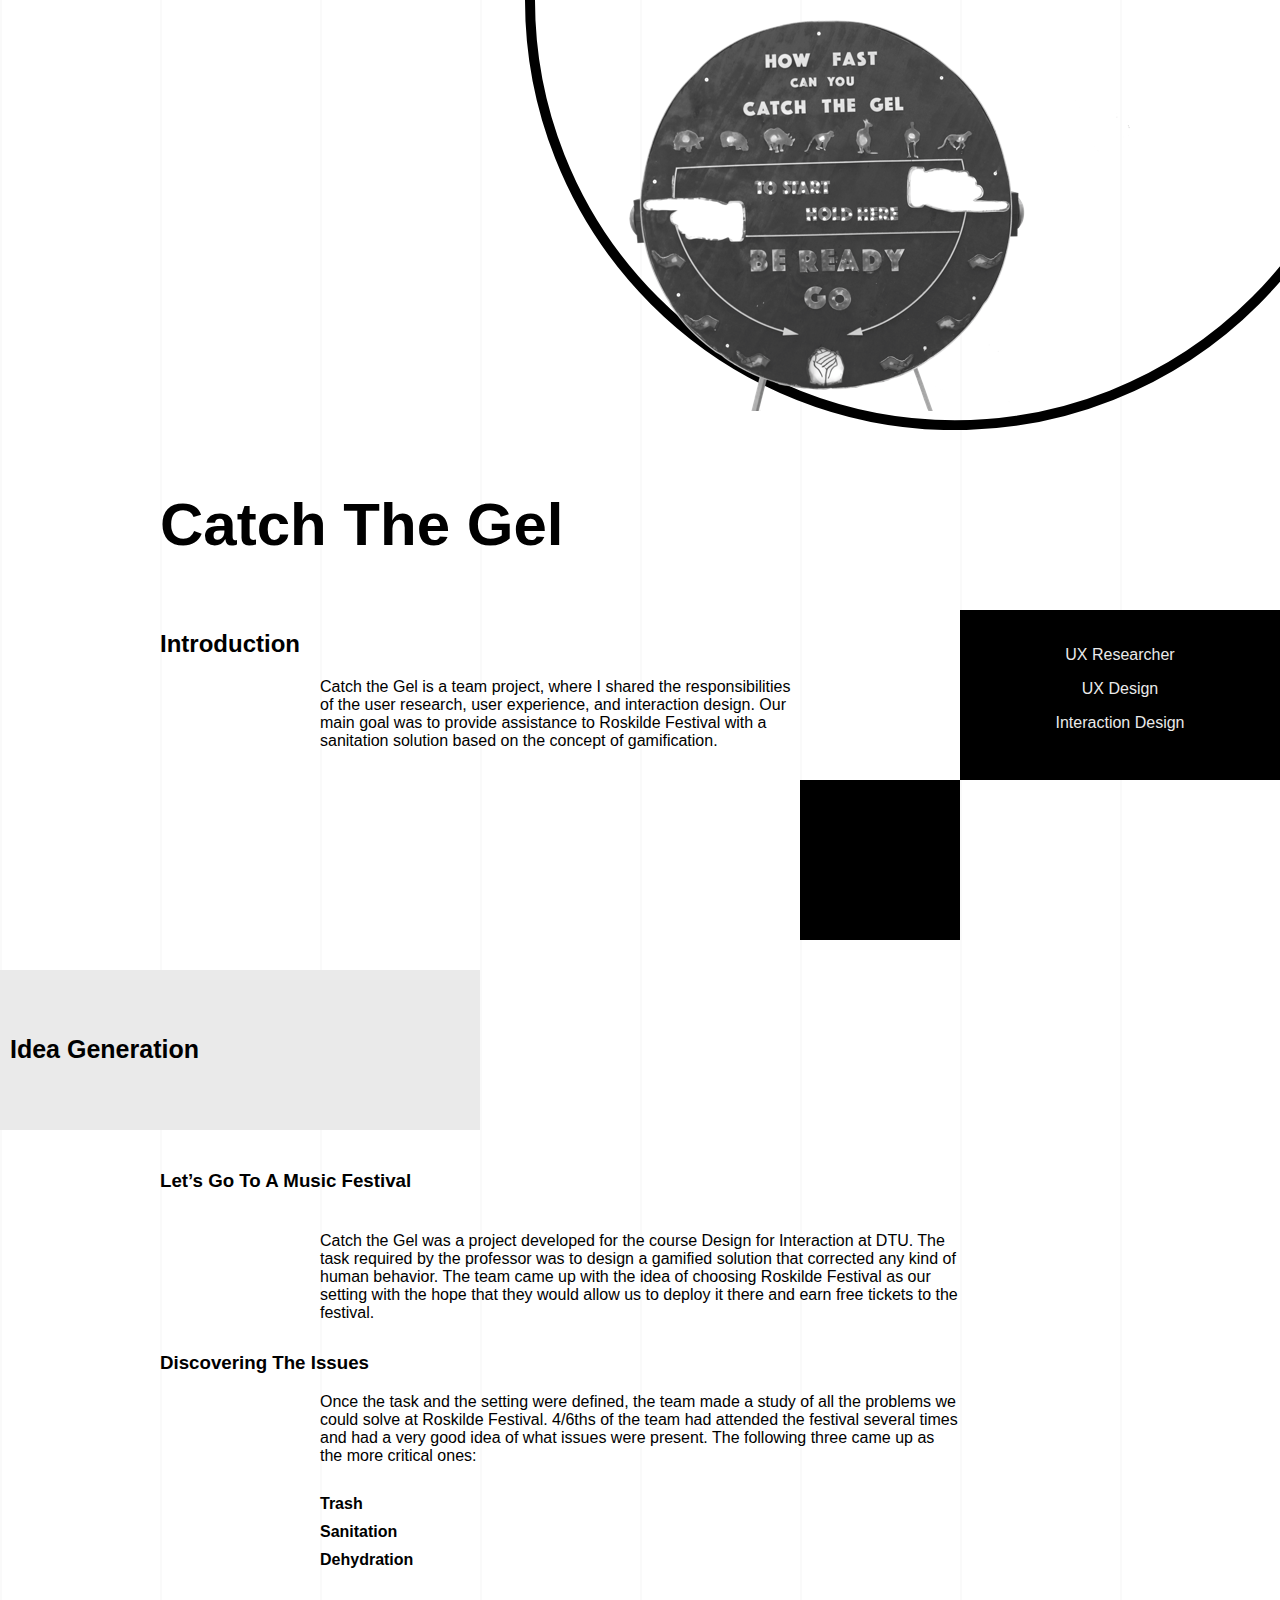
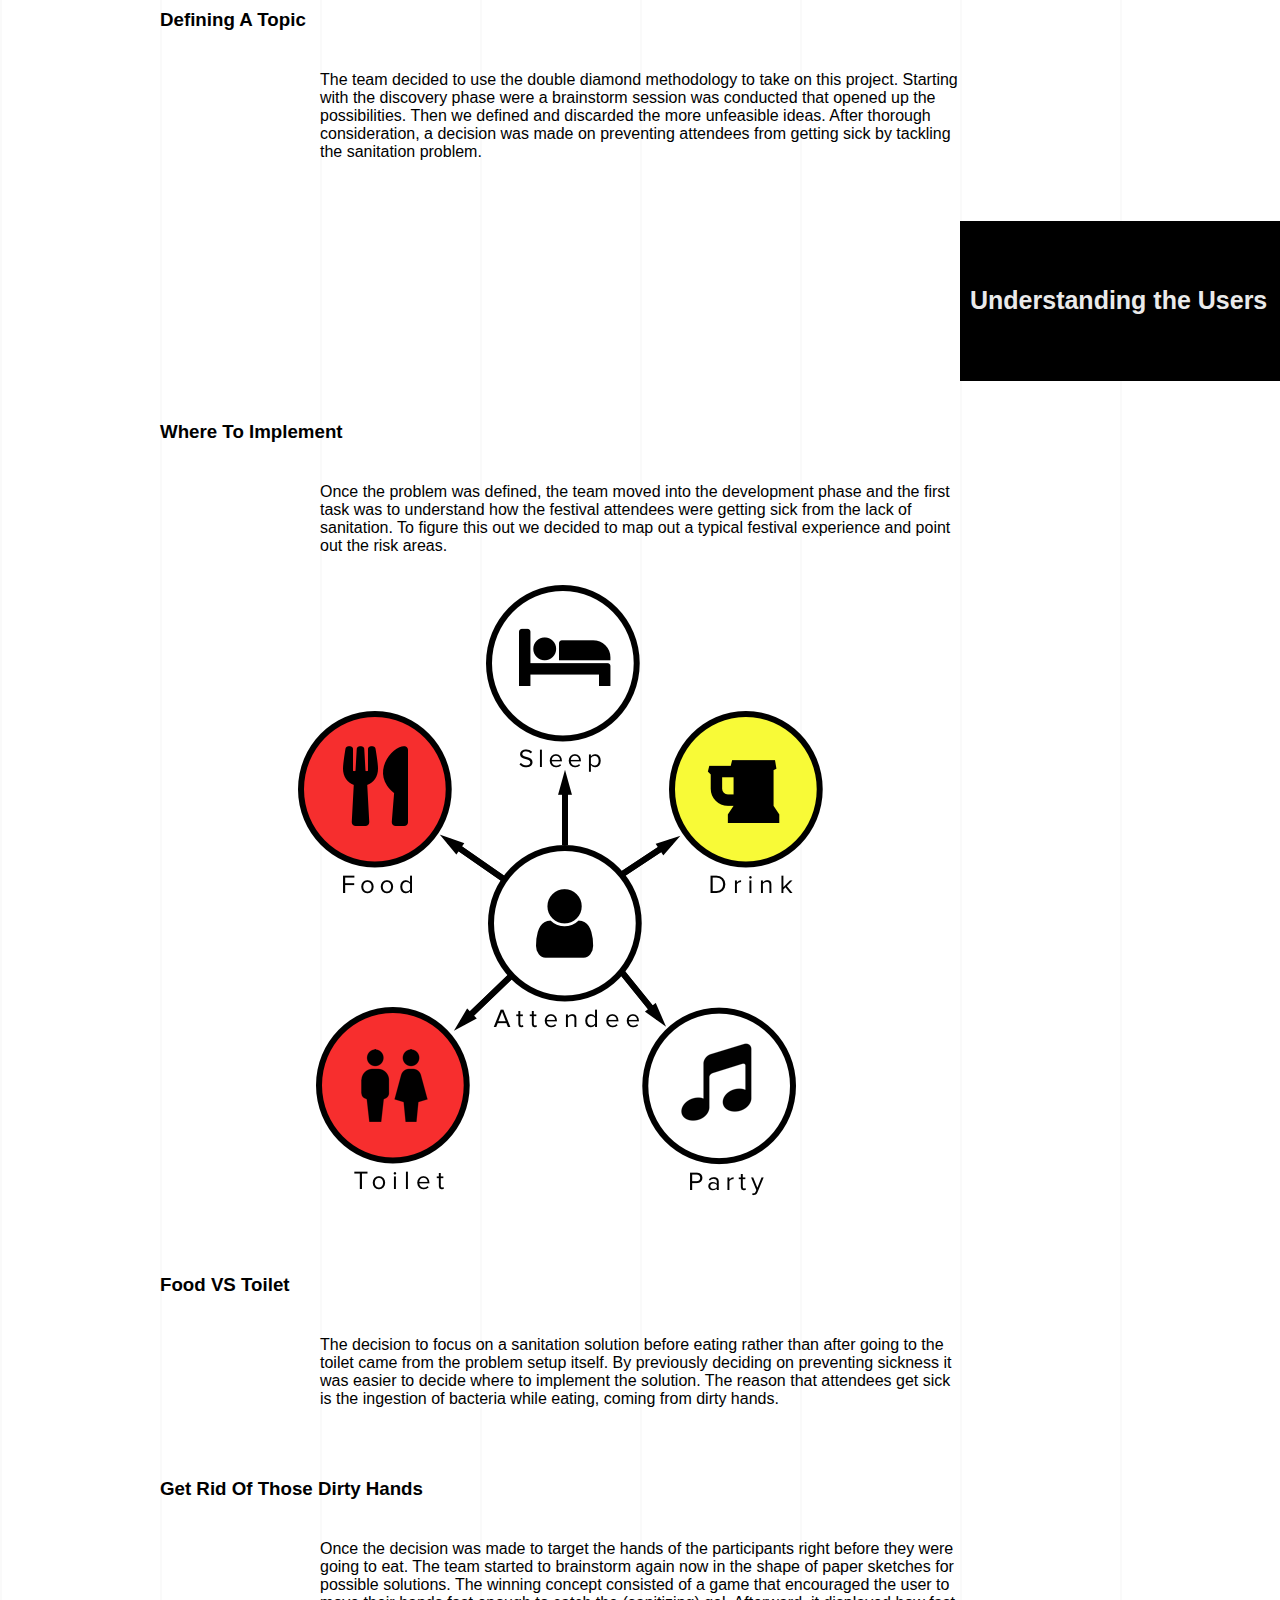
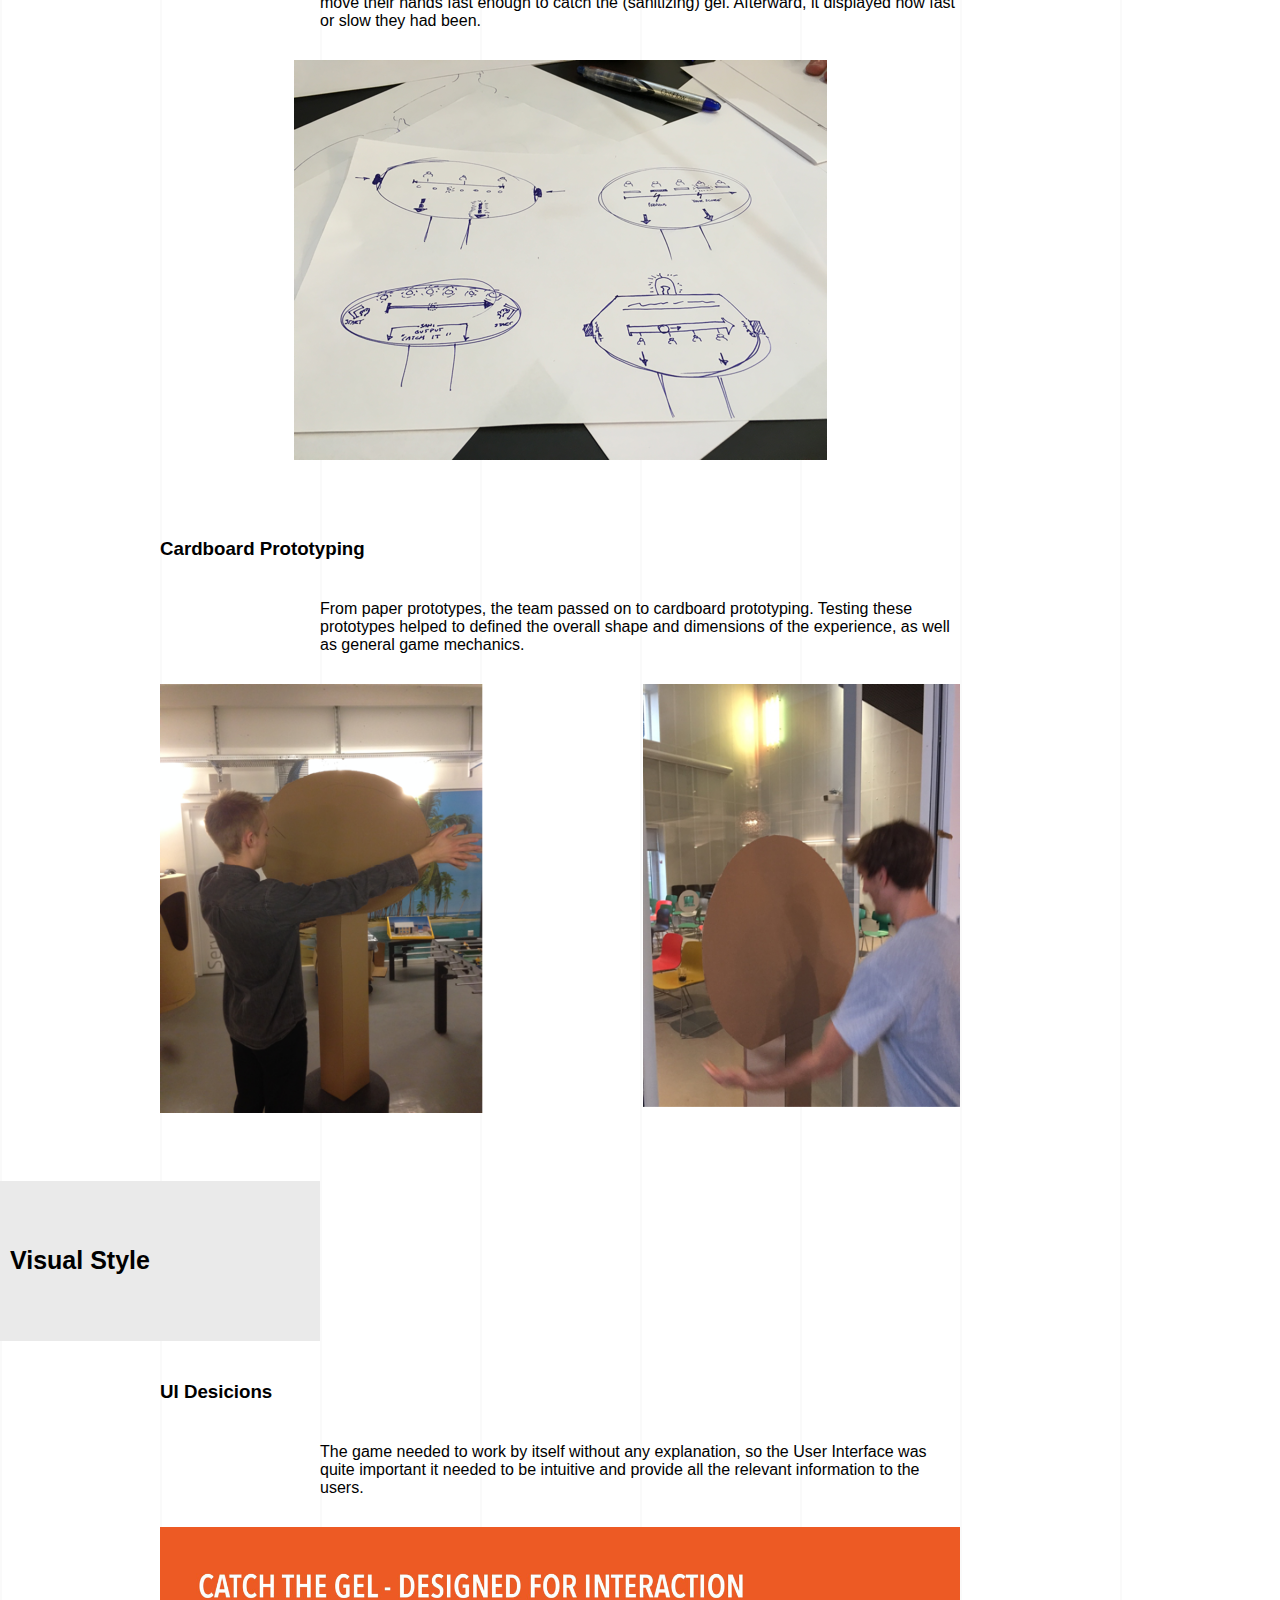
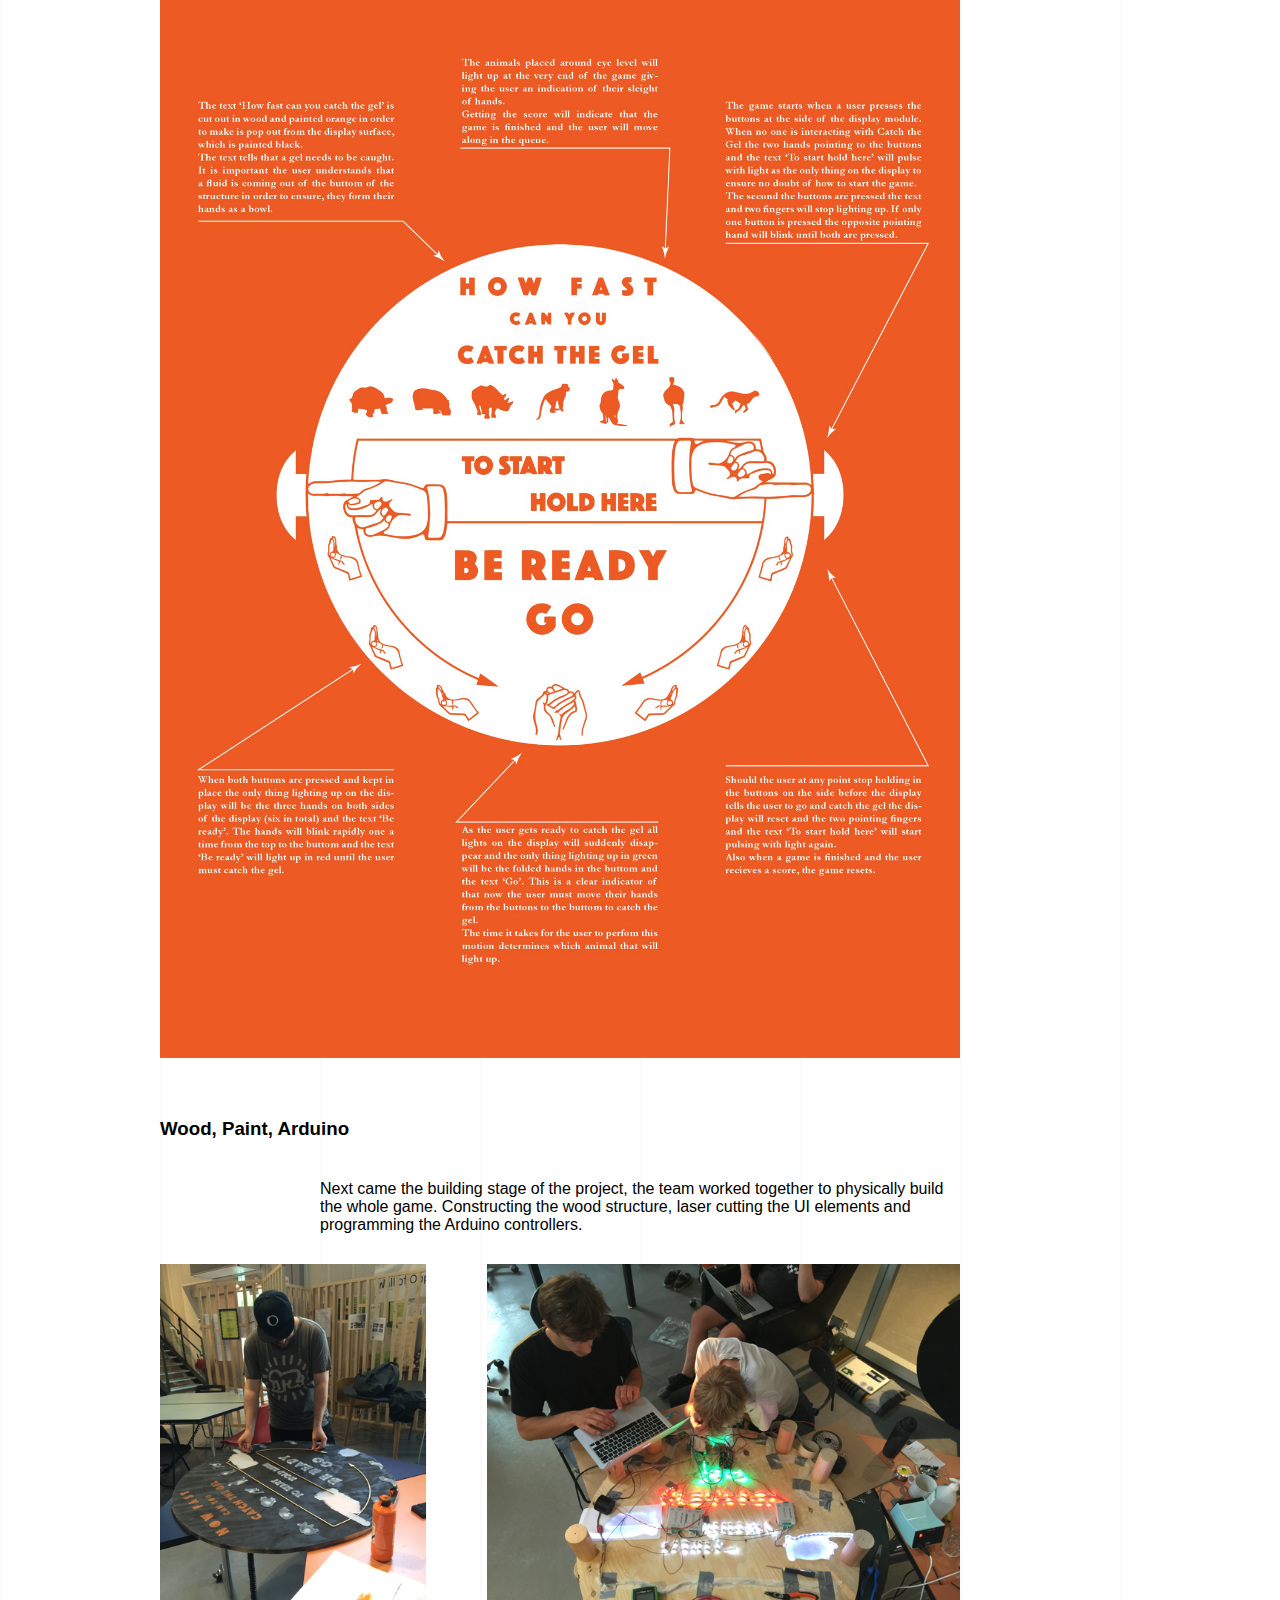
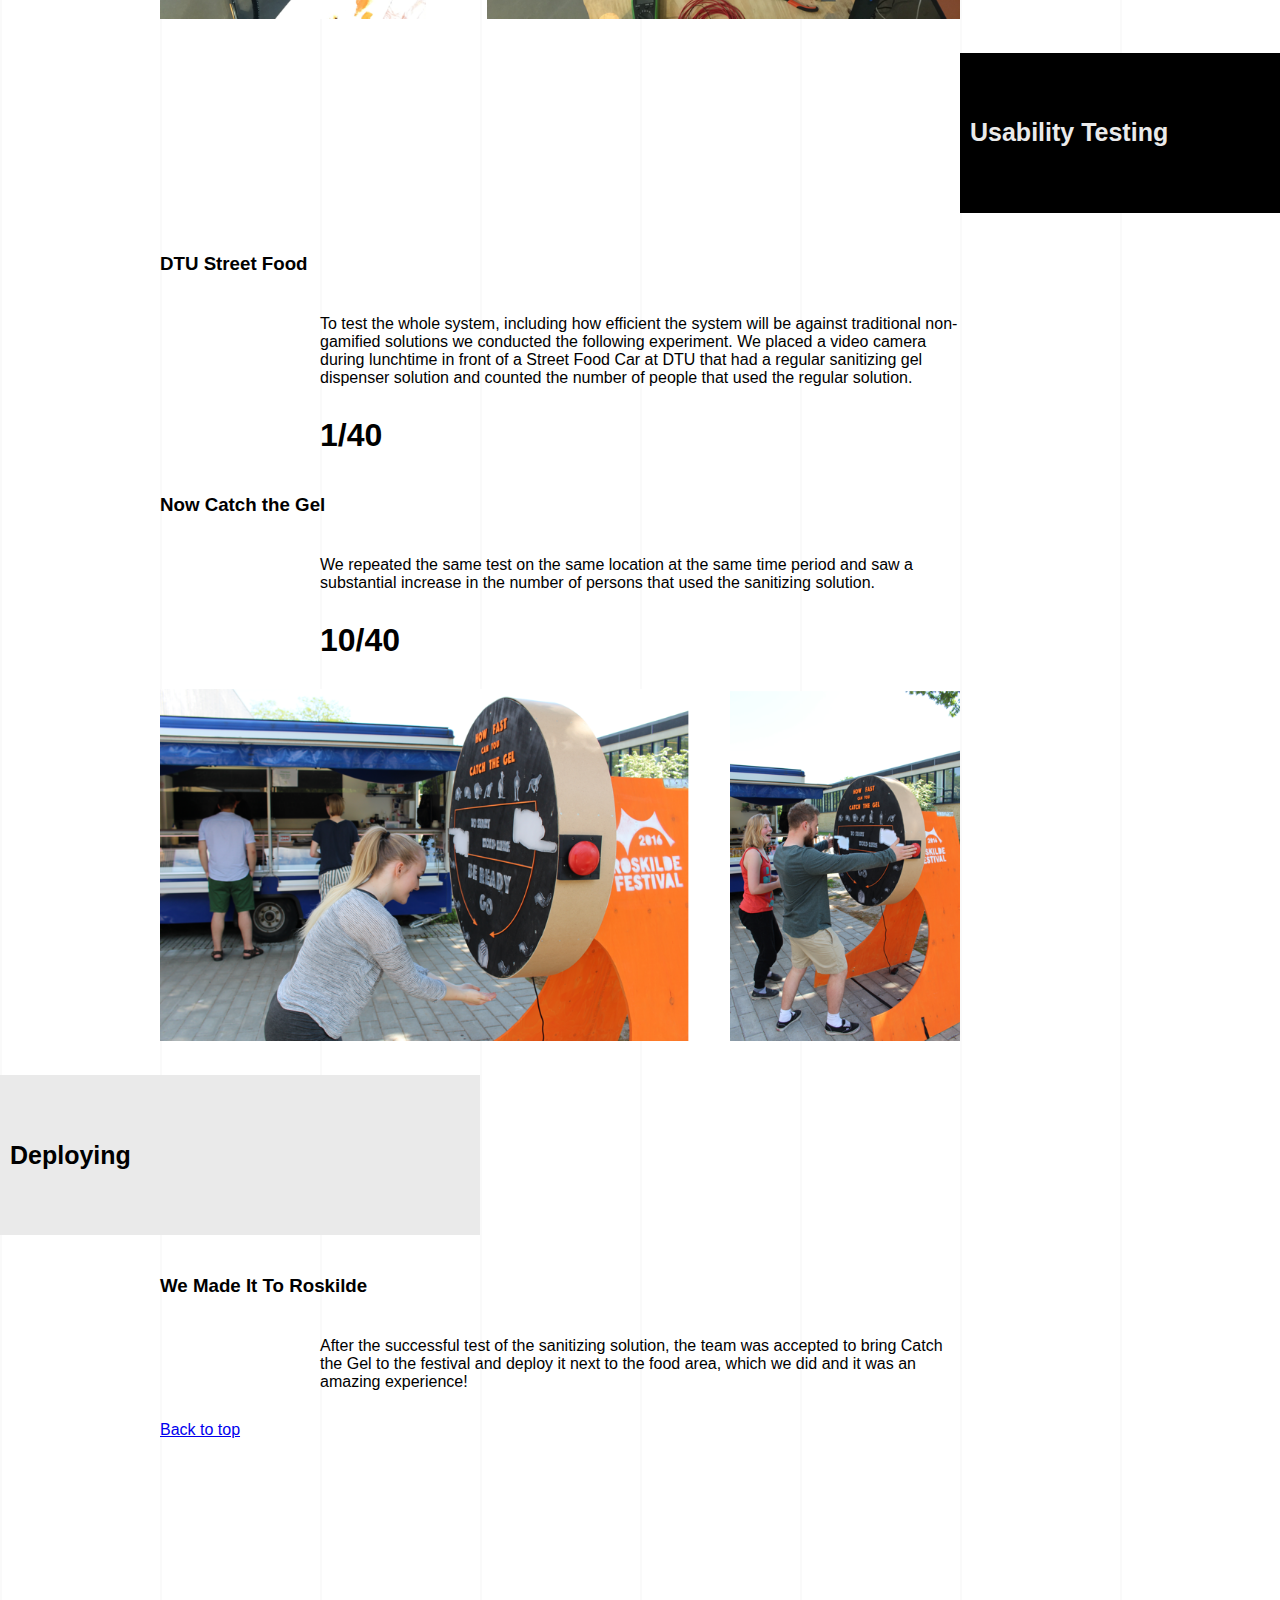
<file: portfolio/catchthegel.html>
<!DOCTYPE html>
<html lang="en" dir="ltr">
  <head>
    <meta charset="utf-8">
    <title>Andres Salazar | Designer</title>
    <link rel="stylesheet" href="../index.css">
    <link rel="stylesheet" href="https://use.fontawesome.com/releases/v5.1.1/css/all.css" integrity="sha384-O8whS3fhG2OnA5Kas0Y9l3cfpmYjapjI0E4theH4iuMD+pLhbf6JI0jIMfYcK3yZ" crossorigin="anonymous">
  </head>
  <body>
    <div class="project-cover">
      <a href="../index.html" class="back">
        <i class="fas fa-arrow-left"></i>
      </a>
      <svg width="800" height="430" class="cloud-circle">
        <path d="M 900 0 A 50 50 0 1 1 50 0" stroke="black" fill="transparent" stroke-width="10" z-index="o"></path>
      </svg>
      <div class="project-cover-image">
        <!-- DRAKE: fotos de la cloud -->
        <img src="./catchthegelimg/catchthegelheader.png" alt="" align="right" position="relative" class="project-cover-image-pigeon">
      </div>
    </div>
    <div class="row">
      <div class="item"></div>
      <h1 class="project-title">Catch The Gel</h1>
    </div>
    <section class="section section-introduction">
      <div class="row">
        <div class="item"></div>
        <div class="item item-4">
          <h2>Introduction</h2>
          <div class="content-text-block">
            <p>Catch the Gel is a team project, where I shared the responsibilities of the user research, user experience, and interaction design. Our main goal was to provide assistance to Roskilde Festival with a sanitation solution based on the concept of
              gamification.</p>
          </div>
        </div>
        <div class="item"></div>
        <div class="item item-2 item--black project-tasks">
          <p>UX Researcher</p>
          <p>UX Design</p>
          <p>Interaction Design</p>
        </div>
      </div>
      <div class="row">
        <div class="item"></div>
        <div class="item"></div>
        <div class="item"></div>
        <div class="item"></div>
        <div class="item"></div>
        <div class="item item--black"></div>
        <div class="item"></div>
      </div>
    </section>
    <section class="section section-understanding">
      <div class="row">
        <div class="item item-3 item--gray item--text">
          <h2 class="project-section-title">Idea Generation</h2>
        </div>
      </div>
      <div class="row">
        <div class="item"></div>
        <div class="item item-5">
          <h3 class="section-subtitle">Let’s Go To A Music Festival</h3>
          <div class="content-text-block">
            <p>
              Catch the Gel was a project developed for the course Design for Interaction at DTU. The task required by the professor was to design a gamified solution that corrected any kind of human behavior. The team came up with the idea of choosing Roskilde
              Festival as our setting with the hope that they would allow us to deploy it there and earn free tickets to the festival.
            </p>
          </div>
          <h3>Discovering The Issues</h3>
          <div class="content-text-block">
            <p>Once the task and the setting were defined, the team made a study of all the problems we could solve at Roskilde Festival. 4/6ths of the team had attended the festival several times and had a very good idea of what issues were present. The
              following three came up as the more critical ones:</p>
            <ul>
              <li>Trash</li>
              <li>Sanitation</li>
              <li>Dehydration</li>
            </ul>
          </div>
          <h3 class="section-subtitle">Defining A Topic</h3>
          <div class="content-text-block">
            <p>The team decided to use the double diamond methodology to take on this project. Starting with the discovery phase were a brainstorm session was conducted that opened up the possibilities. Then we defined and discarded the more unfeasible ideas.
              After thorough consideration, a decision was made on preventing attendees from getting sick by tackling the sanitation problem.
            </p>
          </div>
        </div>
      </div>
    </div>
  </section>
  <section class="section section-personas">
    <div class="row">
      <div class="item"></div>
      <div class="item"></div>
      <div class="item"></div>
      <div class="item"></div>
      <div class="item"></div>
      <div class="item"></div>
      <div class="item item-2 item--black item--text">
        <h3 class="project-section-title">Understanding the Users</h3>
      </div>
    </div>
    <div class="row">
      <div class="item"></div>
      <div class="item item-5">
        <h3 class="section-subtitle">Where To Implement</h3>
        <div class="content-text-block">
          <p>
            Once the problem was defined, the team moved into the development phase and the first task was to understand how the festival attendees were getting sick from the lack of sanitation. To figure this out we decided to map out a typical festival
            experience and point out the risk areas.
          </p>
        </div>
      </div>
    </div>
    <div class="row">
      <div class="item"></div>
      <div class="item item-5">
        <div class="content-inline-image-block">
          <img src="./catchthegelimg/map.png" alt="">
        </div>
        <br>
      </div>
    </div>
    <div class="row">
      <div class="item"></div>
      <div class="item item-5">
        <h3 class="section-subtitle">Food VS Toilet</h3>
        <div class="content-text-block">
          <p>
            The decision to focus on a sanitation solution before eating rather than after going to the toilet came from the problem setup itself. By previously deciding on preventing sickness it was easier to decide where to implement the solution. The reason
            that attendees get sick is the ingestion of bacteria while eating, coming from dirty hands.
          </p>
        </div>
      </div>
    </div>
    <div class="row">
      <div class="item"></div>
      <div class="item item-5">
        <h3 class="section-subtitle">Get Rid Of Those Dirty Hands</h3>
        <div class="content-text-block">
          <p>
            Once the decision was made to target the hands of the participants right before they were going to eat. The team started to brainstorm again now in the shape of paper sketches for possible solutions. The winning concept consisted of a game that
            encouraged the user to move their hands fast enough to catch the (sanitizing) gel. Afterward, it displayed how fast or slow they had been.
          </p>
        </div>
      </div>
    </div>
    <div class="row">
      <div class="item"></div>
      <div class="item item-5">
        <div class="content-inline-image-block">
          <img src="./catchthegelimg/sketches.png" alt="">
        </div>
        <br>
      </div>
    </div>
    <div class="row">
      <div class="item"></div>
      <div class="item item-5">
        <h3 class="section-subtitle">Cardboard Prototyping</h3>
        <div class="content-text-block">
          <p>
            From paper prototypes, the team passed on to cardboard prototyping. Testing these prototypes helped to defined the overall shape and dimensions of the experience, as well as general game mechanics.
          </p>
        </div>
      </div>
    </div>
    <div class="row">
      <div class="item"></div>
      <div class="item item-5">
        <div class="content-inline-image-block">
          <img src="./catchthegelimg/cardboard.png" alt="">
        </div>
        <br>
      </div>
    </div>
  </section>
  <section class="section section-flow">
    <div class="row">
      <div class="item item-2 item--gray item--text">
        <h3 class="project-section-title">Visual Style</h3>
      </div>
    </div>
    <div class="row">
      <div class="item"></div>
      <div class="item item-5">
        <h3 class="section-subtitle">UI Desicions</h3>
        <div class="content-text-block">
          <p>
            The game needed to work by itself without any explanation, so the User Interface was quite important it needed to be intuitive and provide all the relevant information to the users.
          </p>
        </div>
      </div>
    </div>
    <div class="row">
      <div class="item"></div>
      <div class="item item-5">
        <div class="content-inline-image-block">
          <img src="./catchthegelimg/ui.png" alt="UX design for project Roskilde">
        </div>
      </div>
    </div>
    <div class="row">
      <div class="item"></div>
      <div class="item item-5">
        <h3 class="section-subtitle">Wood, Paint, Arduino</h3>
        <div class="content-text-block">
          <p>
            Next came the building stage of the project, the team worked together to physically build the whole game. Constructing the wood structure, laser cutting the UI elements and programming the Arduino controllers.
          </p>
        </div>
      </div>
    </div>
    <div class="row">
      <div class="item"></div>
      <div class="item item-5">
        <img src="./catchthegelimg/prototype.png" alt="">
      </div>
    </div>
  </section>
  <section class="section section-wireframes">
    <div class="row">
      <div class="item"></div>
      <div class="item"></div>
      <div class="item"></div>
      <div class="item"></div>
      <div class="item"></div>
      <div class="item"></div>
      <div class="item item-2 item--black item--text">
        <h3 class="project-section-title">Usability Testing</h3>
      </div>
    </div>
    <div class="row">
      <div class="item"></div>
      <div class="item item-5">
        <h3 class="section-subtitle">DTU Street Food</h3>
        <div class="content-text-block">
          <p>To test the whole system, including how efficient the system will be against traditional non-gamified solutions we conducted the following experiment. We placed a video camera during lunchtime in front of a Street Food Car at DTU that had a
            regular sanitizing gel dispenser solution and counted the number of people that used the regular solution.
            <h1>1/40</h1>
          </p>
        </div>
        <h3 class="section-subtitle">Now Catch the Gel</h3>
        <div class="content-text-block">
          <p>We repeated the same test on the same location at the same time period and saw a substantial increase in the number of persons that used the sanitizing solution.
            <h1>10/40</h1>
          </p>
        </div>
      </div>
    </div>
    <div class="row">
      <div class="item"></div>
      <div class="item item-5">
        <img src="./catchthegelimg/test.png" alt="">
      </div>
    </div>
  </section>
  <section class="section section-testing">
    <div class="row">
      <div class="item item-3 item--gray item--text">
        <h3 class="project-section-title">Deploying</h3>
      </div>
    </div>
    <div class="row">
      <div class="item"></div>
      <div class="item item-5">
        <h3 class="section-subtitle">We Made It To Roskilde</h3>
        <div class="content-text-block">
          <p>
            After the successful test of the sanitizing solution, the team was accepted to bring Catch the Gel to the festival and deploy it next to the food area, which we did and it was an amazing experience!
          </p>
        </div>
      </div>
    </div>
    <div class="row">
      <div class="item"></div>
      <div class="item item-5">
        <a href="#top" align="center">Back to top</a>
      </div>
    </div>
  </section>
</body>
</html>
</file>
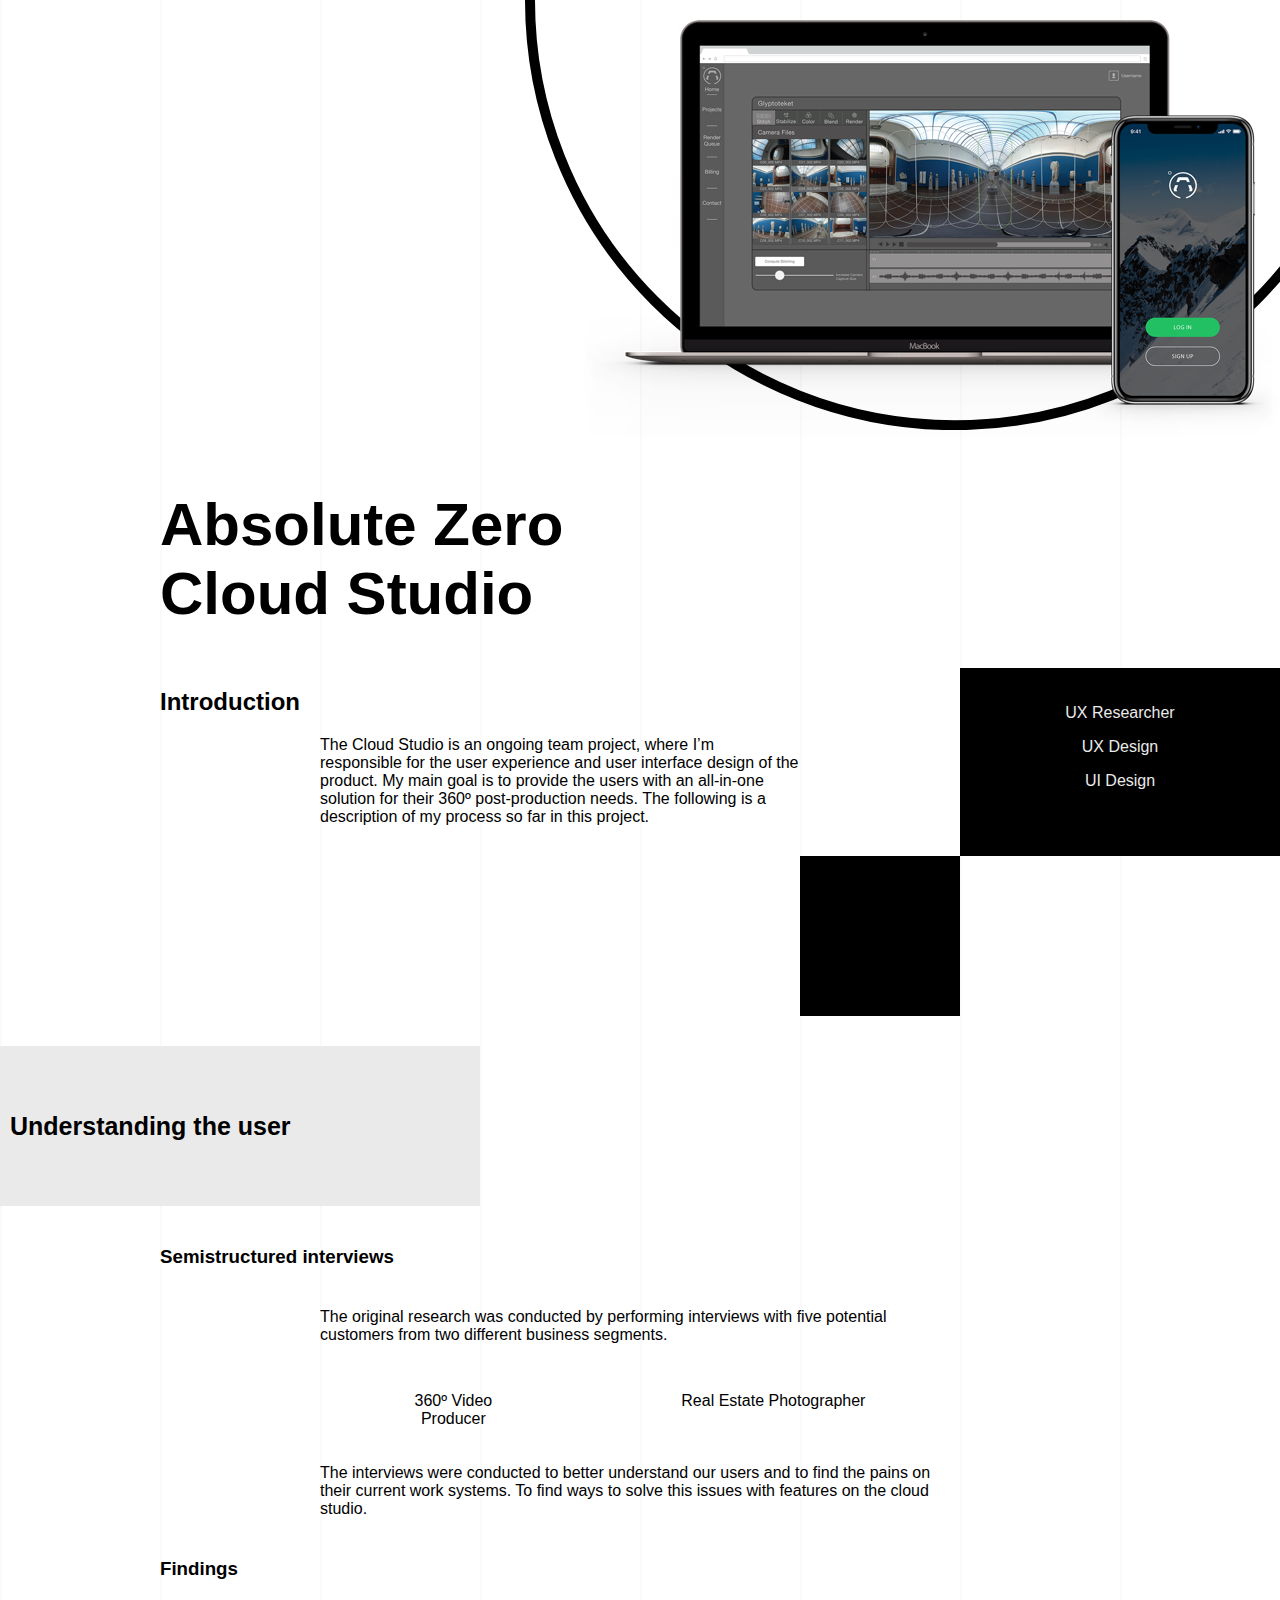
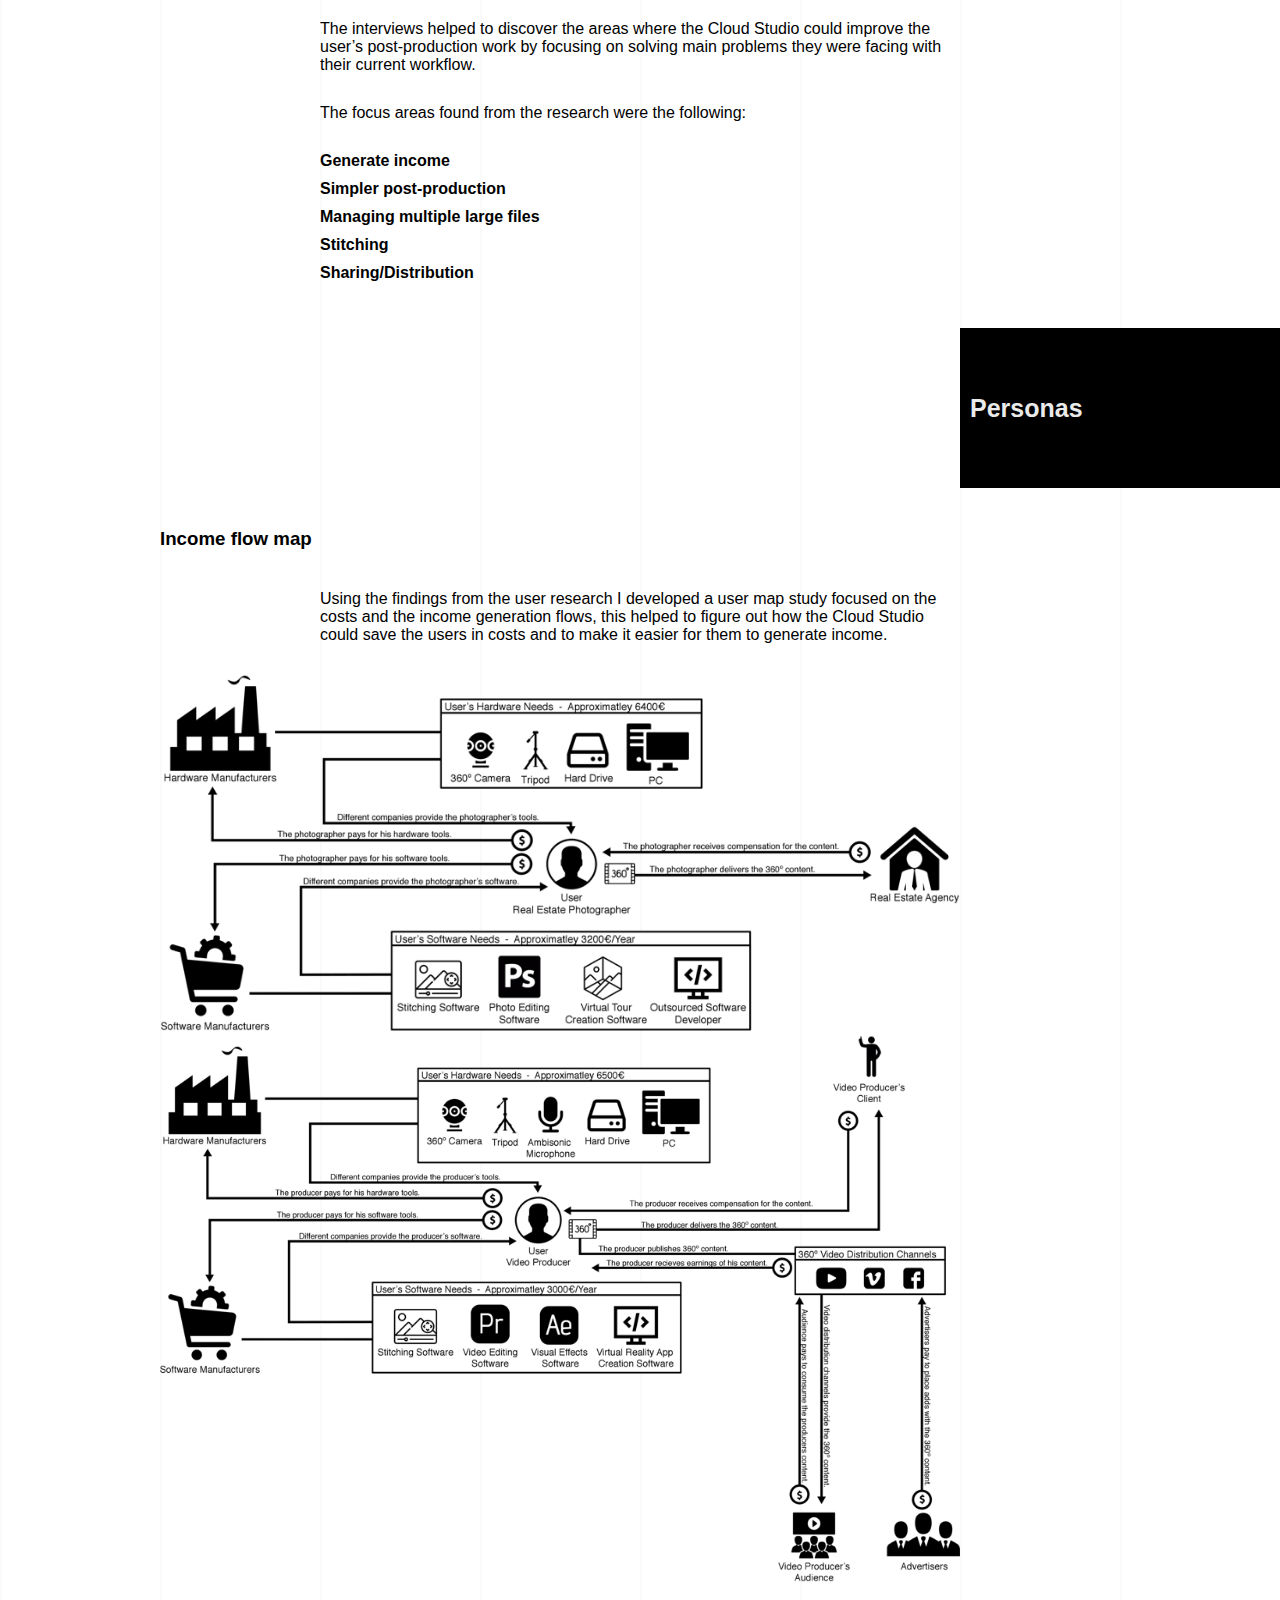
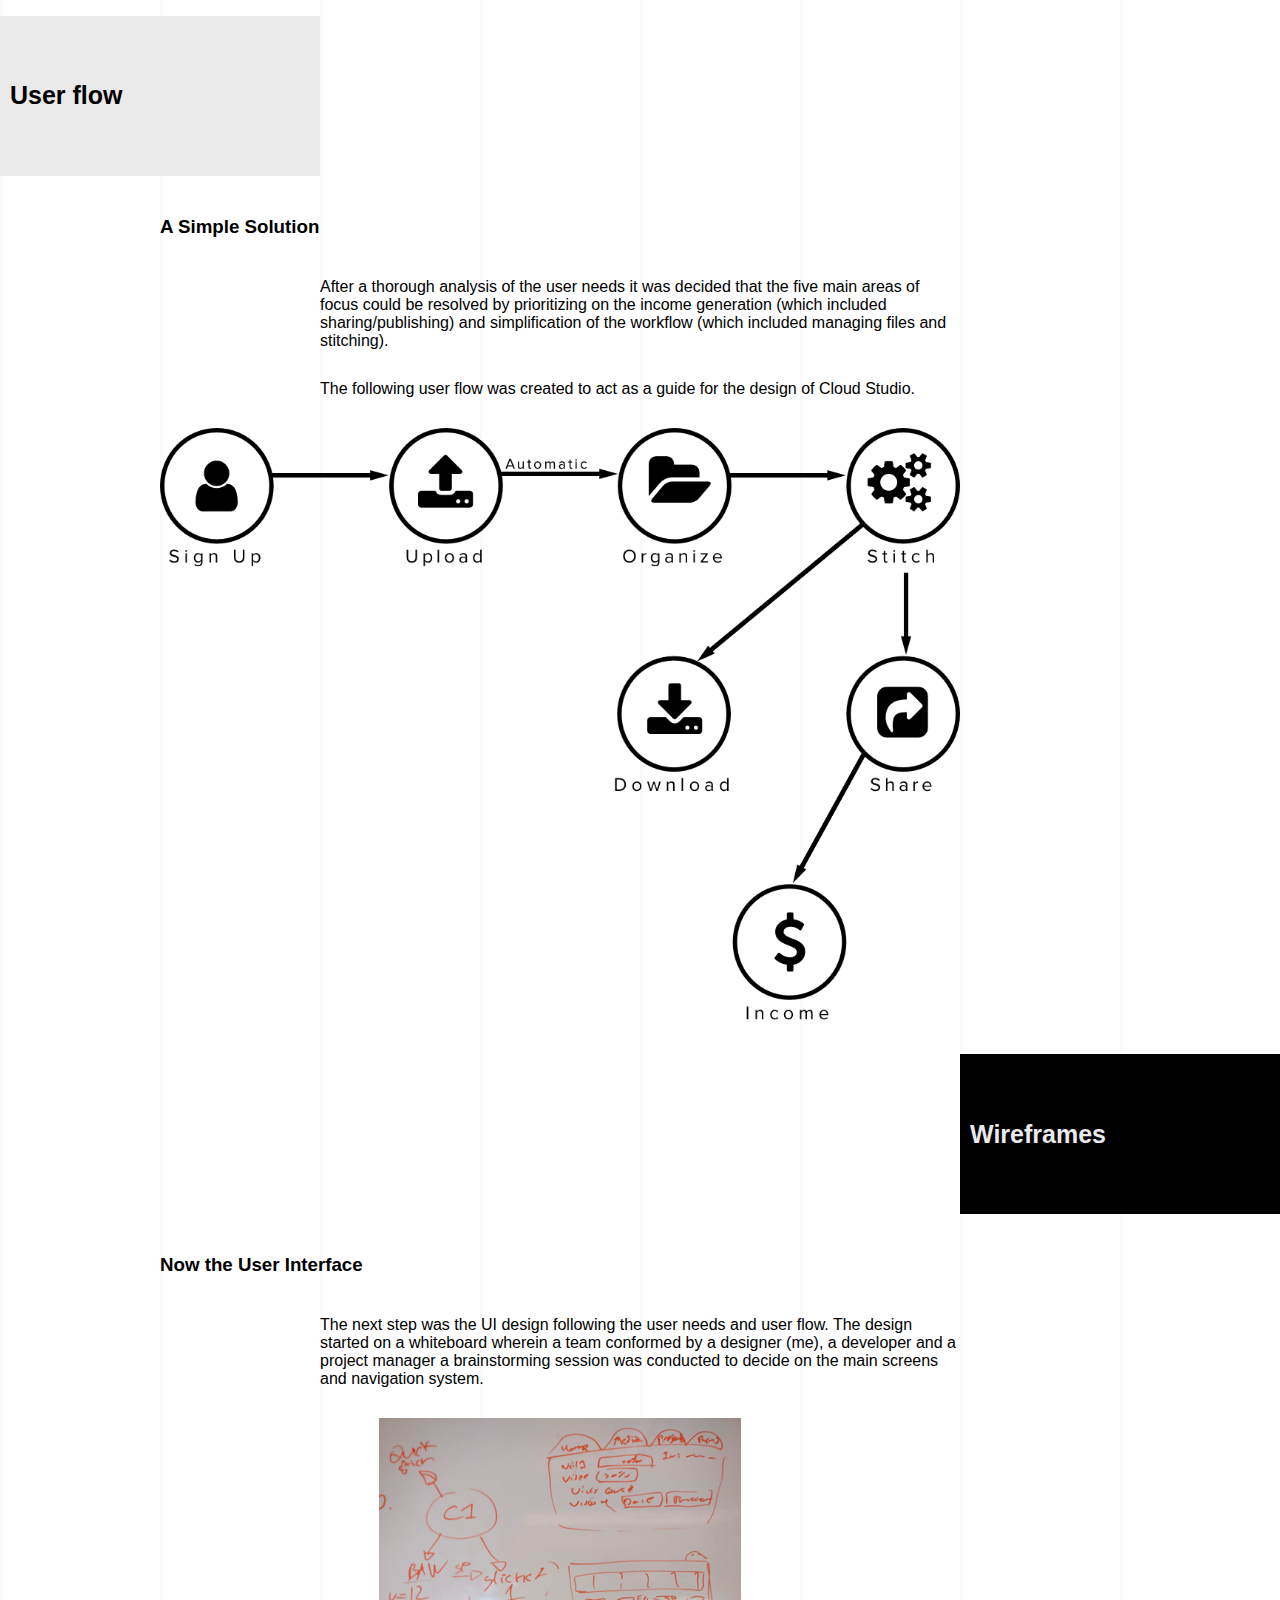
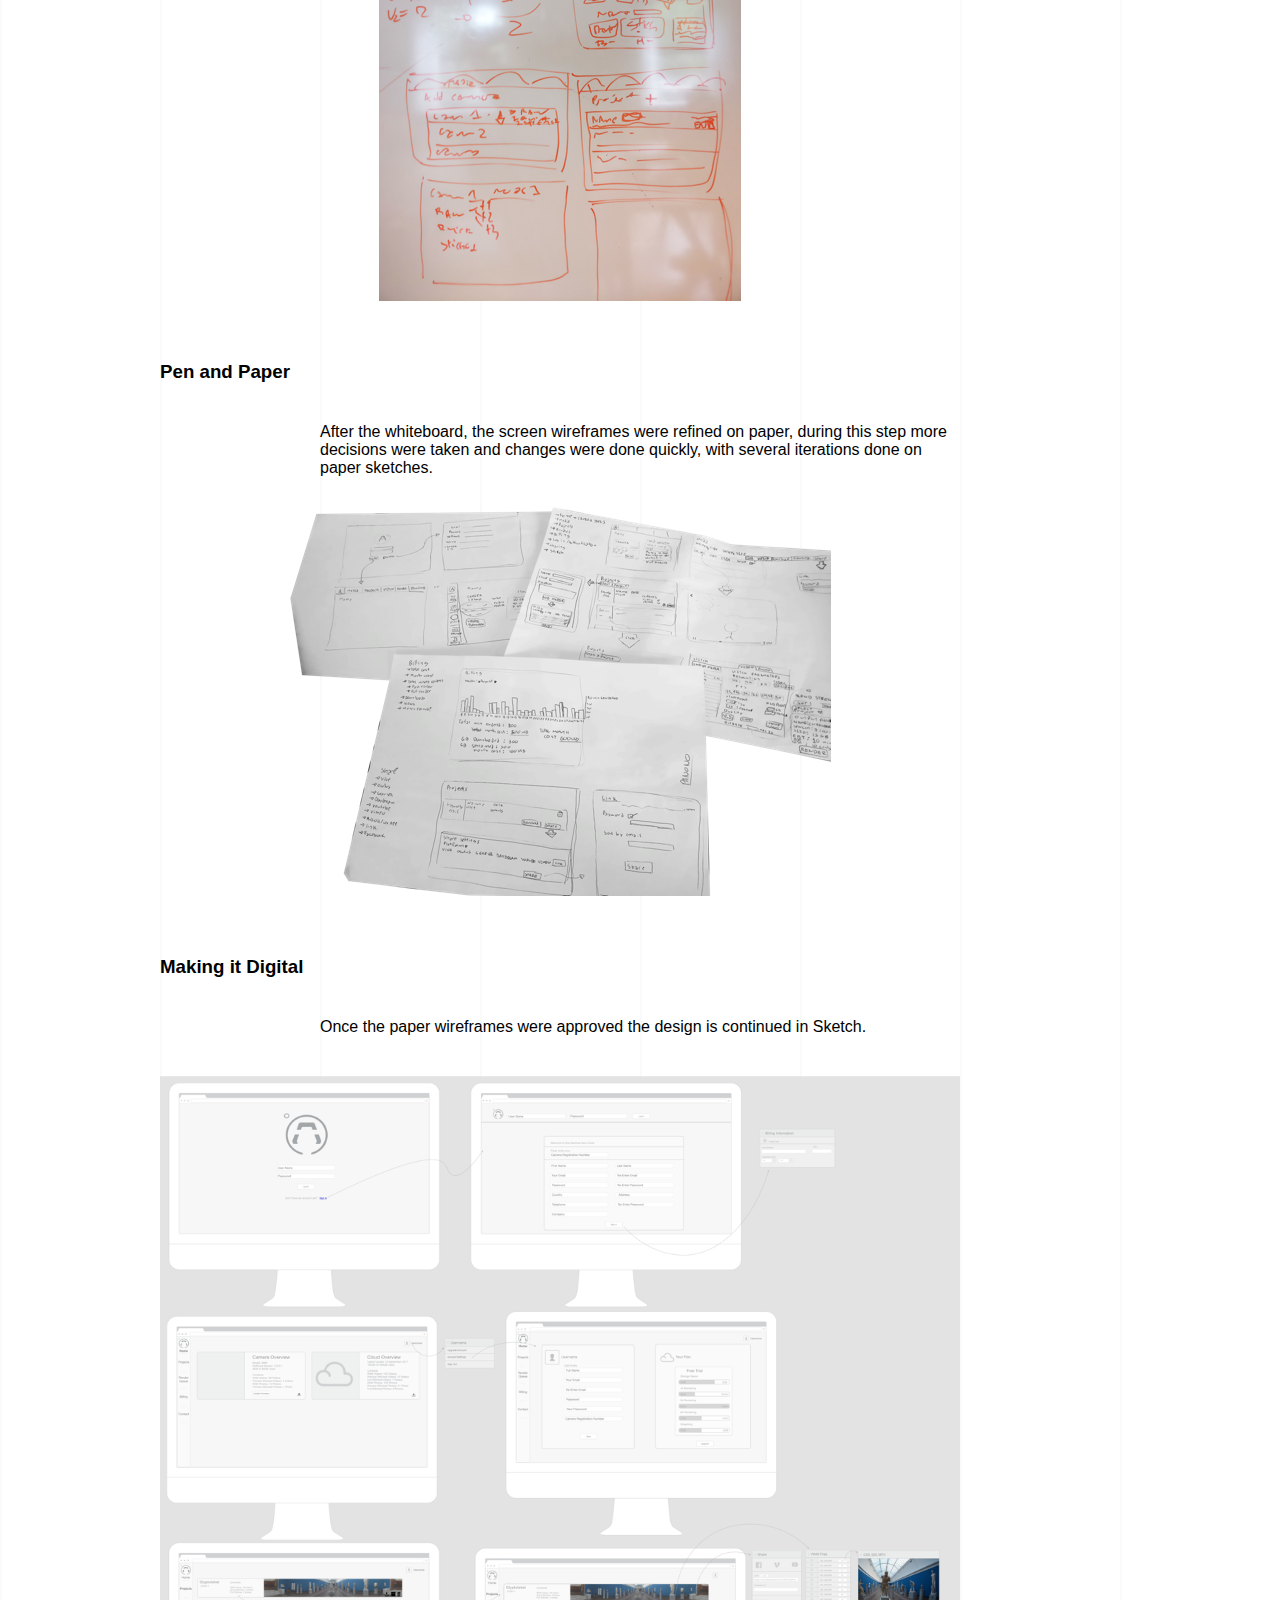
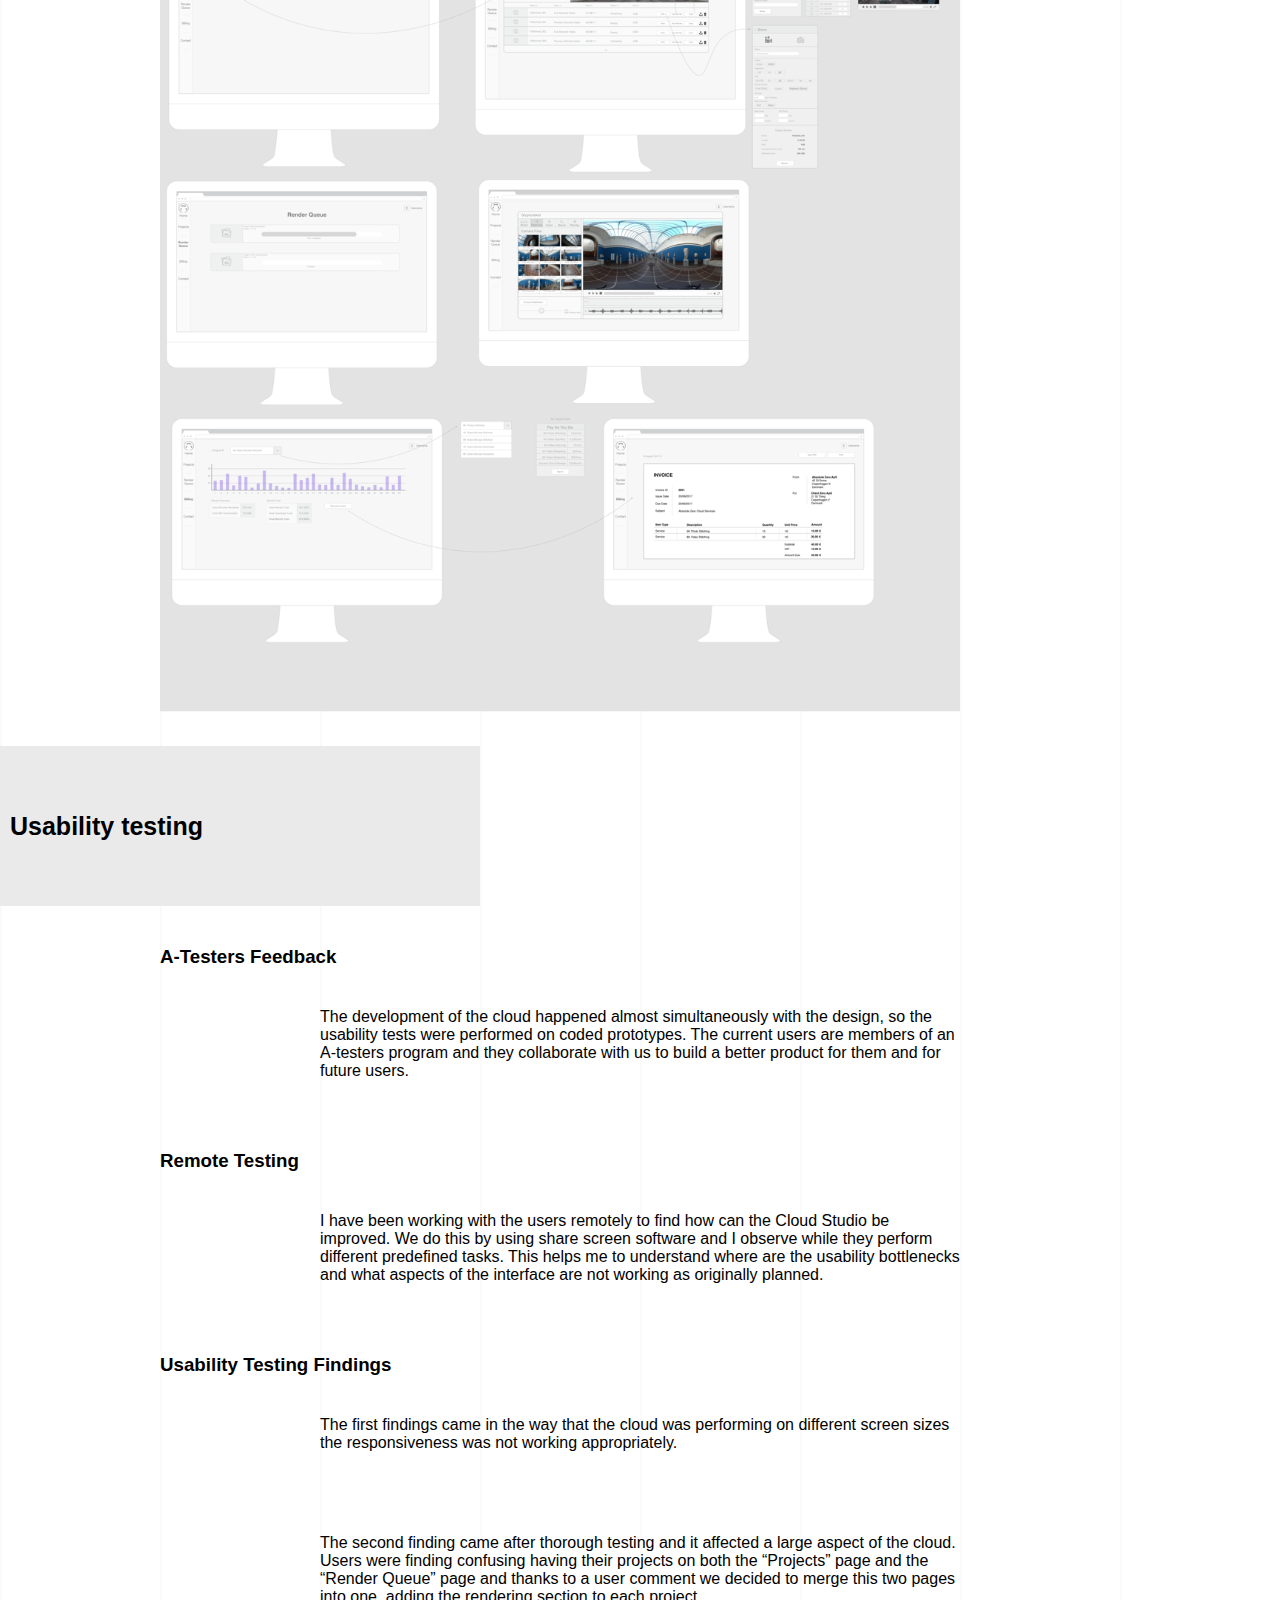
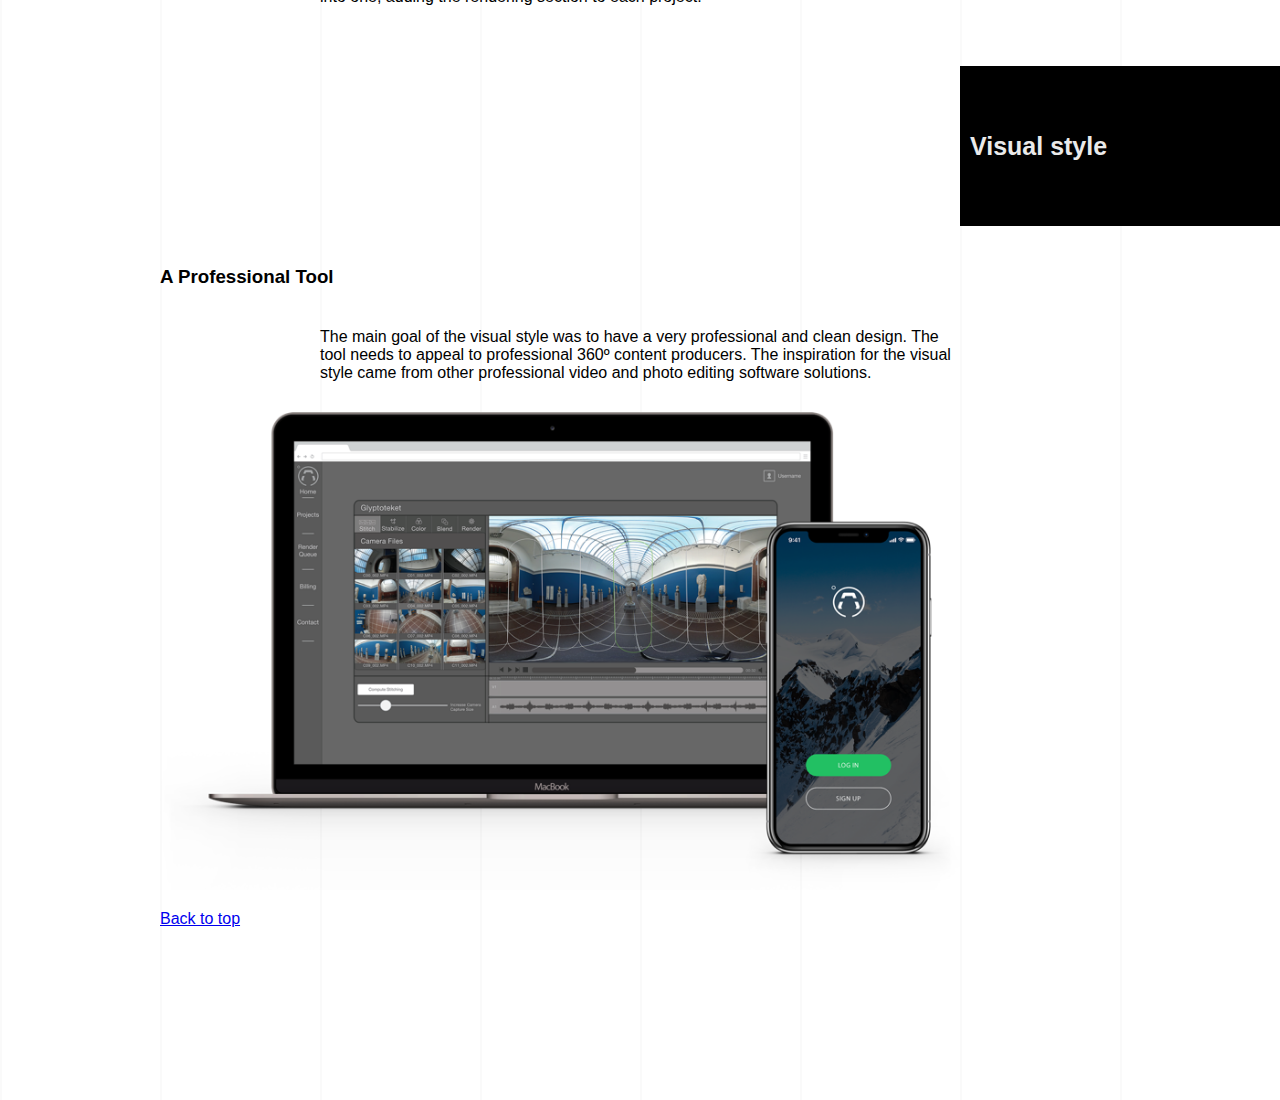
<file: portfolio/cloud.html>
<!DOCTYPE html>
<html lang="en" dir="ltr">

  <head>
    <meta charset="utf-8">
    <title>Andres Salazar | Designer</title>
    <link rel="stylesheet" href="../index.css">
    <link rel="stylesheet" href="https://use.fontawesome.com/releases/v5.1.1/css/all.css" integrity="sha384-O8whS3fhG2OnA5Kas0Y9l3cfpmYjapjI0E4theH4iuMD+pLhbf6JI0jIMfYcK3yZ" crossorigin="anonymous">
  </head>

  <body>
    <div class="project-cover">
      <a href="../index.html" class="back">
        <i class="fas fa-arrow-left"></i>
      </a>
      <svg width="800" height="430" class="cloud-circle">
        <path d="M 900 0 A 50 50 0 1 1 50 0" stroke="black" fill="transparent" stroke-width="10" z-index="o"></path>
      </svg>
      <div class="project-cover-image">
        <!-- DRAKE: fotos de la cloud -->
        <img src="./cloudimg/cloudheader.png" alt="" align="right" position="relative" class="cloudimg">
      </div>
    </div>
    <div class="row">
      <div class="item"></div>
      <h1 class="project-title">Absolute Zero Cloud Studio</h1>

    </div>
    <section class="section section-introduction">
      <div class="row">
        <div class="item"></div>
        <div class="item item-4">
          <h2>Introduction</h2>
          <div class="content-text-block">
            <p>The Cloud Studio is an ongoing team project, where I’m responsible for the user experience and user interface design of the product. My main goal is to provide the users with an all-in-one solution for their 360º post-production needs. The
              following is a description of my process so far in this project.</p>
          </div>
        </div>
        <div class="item"></div>
        <div class="item item-2 item--black project-tasks">
          <p>UX Researcher</p>
          <p>UX Design</p>
          <p>UI Design</p>
        </div>
      </div>
      <div class="row">
        <div class="item"></div>
        <div class="item"></div>
        <div class="item"></div>
        <div class="item"></div>
        <div class="item"></div>
        <div class="item item--black"></div>
        <div class="item"></div>
      </div>
    </section>
    <section class="section section-understanding">
      <div class="row">
        <div class="item item-3 item--gray item--text">
          <h2 class="project-section-title">Understanding the user</h2>
        </div>
      </div>
      <div class="row">
        <div class="item"></div>
        <div class="item item-5">
          <!-- DRAKE: CAMBIAR TEXTO -->
          <h3 class="section-subtitle">Semistructured interviews</h3>
          <div class="content-text-block">
            <p>
              The original research was conducted by performing interviews with five potential customers from two different business segments.
            </p>
            <div class="row">
              <div class="content-inline-image-block">
                <div>
                  <i class="fas fa-4x fa-video"></i>
                  <br>
                  360º Video
                  <br>
                  Producer
                </div>
                <div>
                  <i class="fas fa-4x fa-camera"></i>
                  <br>
                  Real Estate Photographer
                </div>
              </div>
            </div>
            <p>The interviews were conducted to better understand our users and to find the pains on their current work systems. To find ways to solve this issues with features on the cloud studio.</p>
          </div>
          <h3 class="section-subtitle">Findings</h3>
          <div class="content-text-block">
            <p>The interviews helped to discover the areas where the Cloud Studio could improve the user’s post-production work by focusing on solving main problems they were facing with their current workflow.</p>
            <p>The focus areas found from the research were the following:</p>
            <ul>
              <li>Generate income</li>
              <li>Simpler post-production</li>
              <li>Managing multiple large files</li>
              <li>Stitching</li>
              <li>Sharing/Distribution</li>
            </ul>
          </div>
        </div>
      </div>
    </section>
    <section class="section section-personas">
      <div class="row">
        <div class="item"></div>
        <div class="item"></div>
        <div class="item"></div>
        <div class="item"></div>
        <div class="item"></div>
        <div class="item"></div>
        <div class="item item-2 item--black item--text">
          <h3 class="project-section-title">Personas</h3>
        </div>
      </div>
      <div class="row">
        <div class="item"></div>
        <div class="item item-5">
          <!-- DRAKE: CAMBIAR TEXTO -->
          <h3 class="section-subtitle">Income flow map</h3>
          <div class="content-text-block">
            <p>Using the findings from the user research I developed a user map study focused on the costs and the income generation flows, this helped to figure out how the Cloud Studio could save the users in costs and to make it easier for them to generate
              income.
            </p>
          </div>
        </div>
      </div>
      <div class="row">
        <div class="item"></div>
        <div class="item item-5">
          <img src="./cloudimg/photographer.png" alt="">
          <br>
          <img src="./cloudimg/videoproducer.png" alt="">
        </div>
      </div>
    </section>
    <section class="section section-flow">
      <div class="row">
        <div class="item item-2 item--gray item--text">
          <h3 class="project-section-title">User flow</h3>
        </div>
      </div>
      <div class="row">
        <div class="item"></div>
        <div class="item item-5">
          <!-- DRAKE: CAMBIAR TEXTO -->
          <h3 class="section-subtitle">A Simple Solution</h3>
          <div class="content-text-block">
            <p>After a thorough analysis of the user needs it was decided that the five main areas of focus could be resolved by prioritizing on the income generation (which included sharing/publishing) and simplification of the workflow (which included managing
              files and stitching).</p>
            <p>The following user flow was created to act as a guide for the design of Cloud Studio.</p>
          </div>
        </div>
      </div>
      <div class="row">
        <div class="item"></div>
        <div class="item item-5">
          <img src="./cloudimg/flow.png" alt="">
        </div>
      </div>
    </section>
    <section class="section section-wireframes">
      <div class="row">
        <div class="item"></div>
        <div class="item"></div>
        <div class="item"></div>
        <div class="item"></div>
        <div class="item"></div>
        <div class="item"></div>
        <div class="item item-2 item--black item--text">
          <h3 class="project-section-title">Wireframes</h3>
        </div>
      </div>
      <div class="row">
        <div class="item"></div>
        <div class="item item-5">
          <!-- DRAKE: CAMBIAR TEXTO -->
          <h3 class="section-subtitle">Now the User Interface</h3>
          <div class="content-text-block">
            <p>The next step was the UI design following the user needs and user flow. The design started on a whiteboard wherein a team conformed by a designer (me), a developer and a project manager a brainstorming session was conducted to decide on the main
              screens and navigation system.</p>
          </div>
        </div>
      </div>
      <div class="row">
        <div class="item"></div>
        <div class="item item-5">
          <div class="content-inline-image-block">
            <img src="./cloudimg/board.png" alt="">
          </div>
        </div>
      </div>
      <div class="row">
        <div class="item"></div>
        <div class="item item-5">
          <!-- DRAKE: CAMBIAR TEXTO -->
          <h3 class="section-subtitle">Pen and Paper</h3>
          <div class="content-text-block">
            <p>
              After the whiteboard, the screen wireframes were refined on paper, during this step more decisions were taken and changes were done quickly, with several iterations done on paper sketches.
            </p>
          </div>
        </div>
      </div>
      <div class="row">
        <div class="item"></div>
        <div class="item item-5">
          <div class="content-inline-image-block">
            <img src="./cloudimg/penpaper.png" alt="">
          </div>
        </div>
      </div>
      <div class="row">
        <div class="item"></div>
        <div class="item item-5">
          <!-- DRAKE: CAMBIAR TEXTO -->
          <h3 class="section-subtitle">Making it Digital</h3>
          <div class="content-text-block">
            <p>Once the paper wireframes were approved the design is continued in Sketch.</p>
          </div>
        </div>
      </div>
      <div class="row">
        <div class="item"></div>
        <div class="item item-5">
          <img src="./cloudimg/digital.png" alt="">
        </div>
      </div>
    </section>
    <section class="section section-testing">
      <div class="row">
        <div class="item item-3 item--gray item--text">
          <h3 class="project-section-title">Usability testing</h3>
        </div>
      </div>
      <div class="row">
        <div class="item"></div>
        <div class="item item-5">
          <!-- DRAKE: CAMBIAR TEXTO -->
          <h3 class="section-subtitle">A-Testers Feedback</h3>
          <div class="content-text-block">
            <p>The development of the cloud happened almost simultaneously with the design, so the usability tests were performed on coded prototypes. The current users are members of an A-testers program and they collaborate with us to build a better product
              for them and for future users.</p>
          </div>
        </div>
      </div>
      <div class="row">
        <div class="item"></div>
        <div class="item item-5">
          <!-- DRAKE: CAMBIAR TEXTO -->
          <h3 class="section-subtitle">Remote Testing</h3>
          <div class="content-text-block">
            <p>I have been working with the users remotely to find how can the Cloud Studio be improved. We do this by using share screen software and I observe while they perform different predefined tasks. This helps me to understand where are the usability
              bottlenecks and what aspects of the interface are not working as originally planned.</p>
          </div>
        </div>
      </div>
      <div class="row">
        <div class="item"></div>
        <div class="item item-5">
          <!-- DRAKE: CAMBIAR TEXTO -->
          <h3 class="section-subtitle">Usability Testing Findings</h3>
          <div class="content-text-block">
            <p>
              The first findings came in the way that the cloud was performing on different screen sizes the responsiveness was not working appropriately.
            </p>
            <br>
            <br>
            <p>
              The second finding came after thorough testing and it affected a large aspect of the cloud. Users were finding confusing having their projects on both the “Projects” page and the “Render Queue” page and thanks to a user comment we decided to merge
              this two pages into one, adding the rendering section to each project.
            </p>
          </div>
        </div>
      </div>
    </section>
    <section class="section section-visual-style">
      <div class="row">
        <div class="item"></div>
        <div class="item"></div>
        <div class="item"></div>
        <div class="item"></div>
        <div class="item"></div>
        <div class="item"></div>
        <div class="item item-2 item--black item--text">
          <h3 class="project-section-title">Visual style</h3>
        </div>
      </div>
      <div class="row">
        <div class="item"></div>
        <div class="item item-5">
          <!-- DRAKE: CAMBIAR TEXTO -->
          <h3 class="section-subtitle">A Professional Tool</h3>
          <div class="content-text-block">
            <p>The main goal of the visual style was to have a very professional and clean design. The tool needs to appeal to professional 360º content producers. The inspiration for the visual style came from other professional video and photo editing software
              solutions.
            </p>
          </div>
        </div>
      </div>
      <div class="row">
        <div class="item"></div>
        <div class="item item-5">
          <div class="content-inline-image-block">
            <img src="./cloudimg/mockup.png" alt="">
          </div>
        </div>
      </div>
      <div class="row">
        <div class="item"></div>
        <div class="item item-4">
          <a href="#" align="center">Back to top</a>
        </div>
      </div>
    </section>
  </body>

</html>
</file>
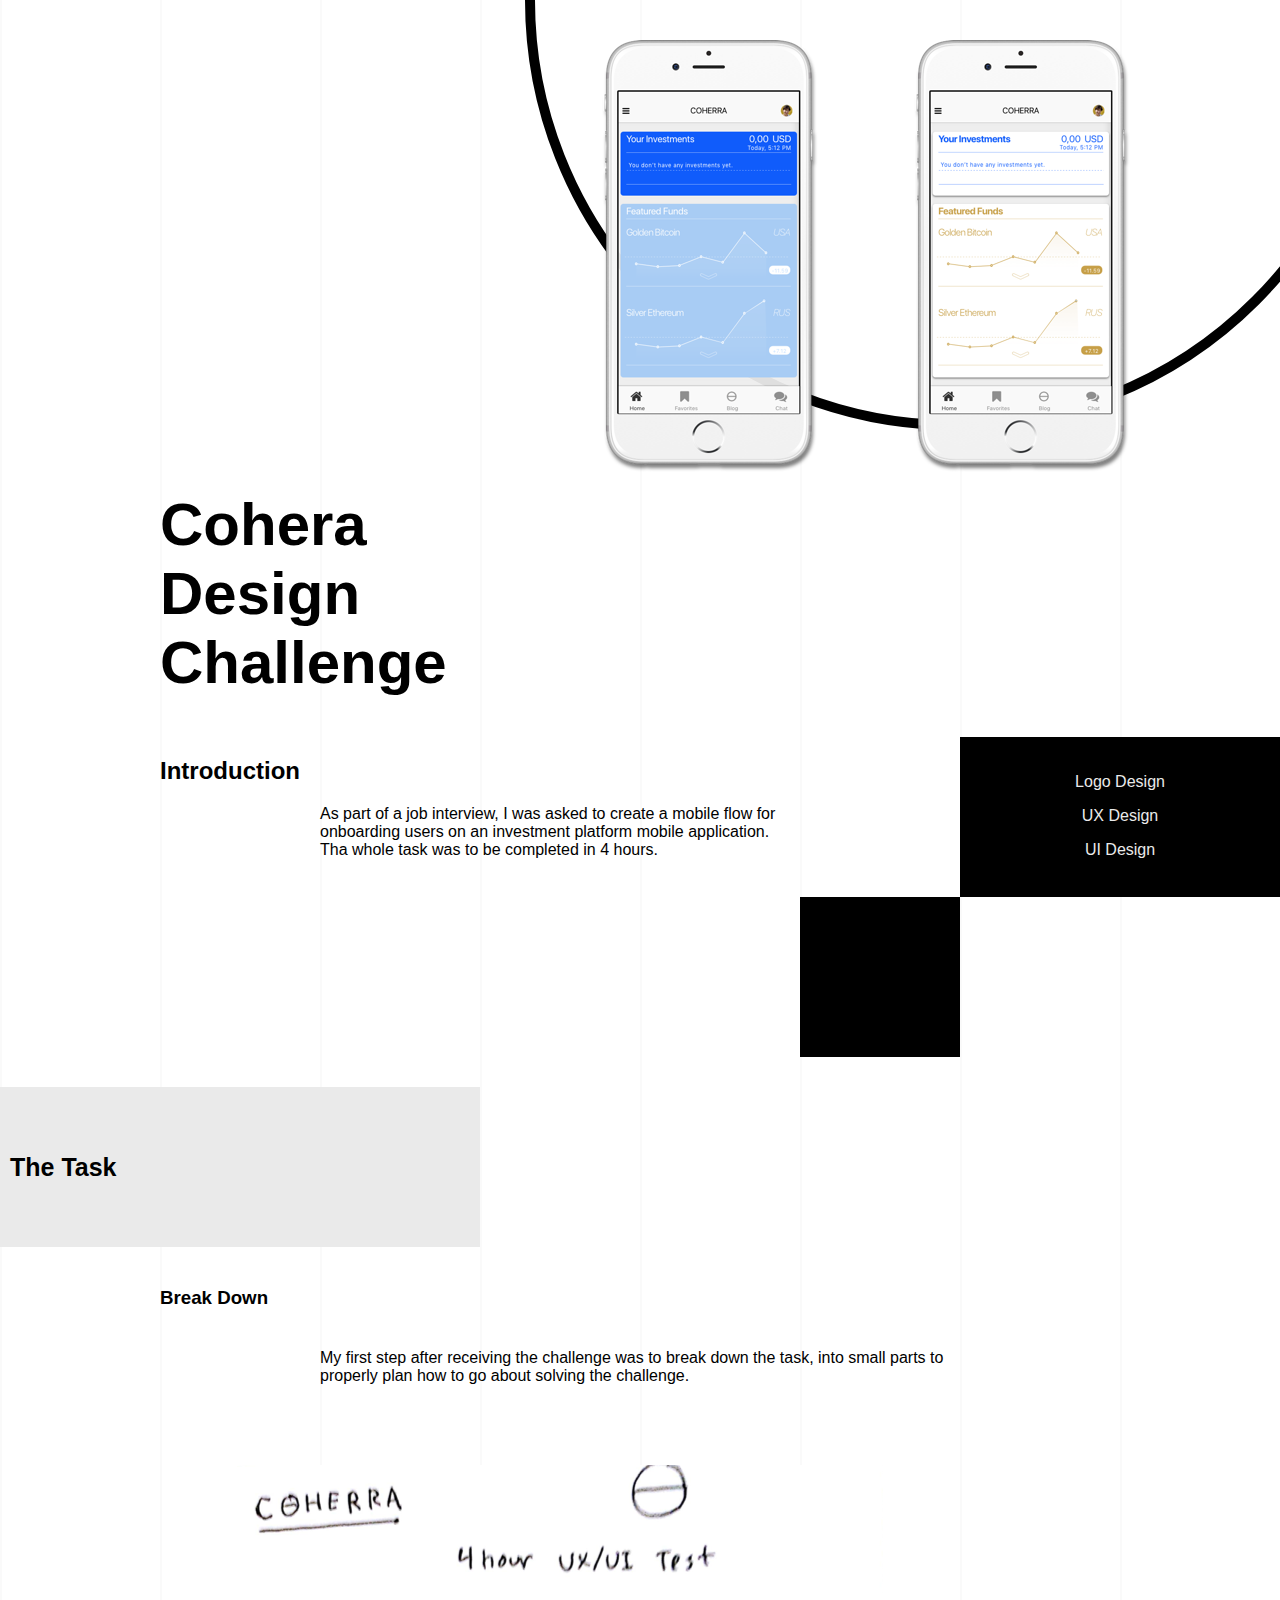
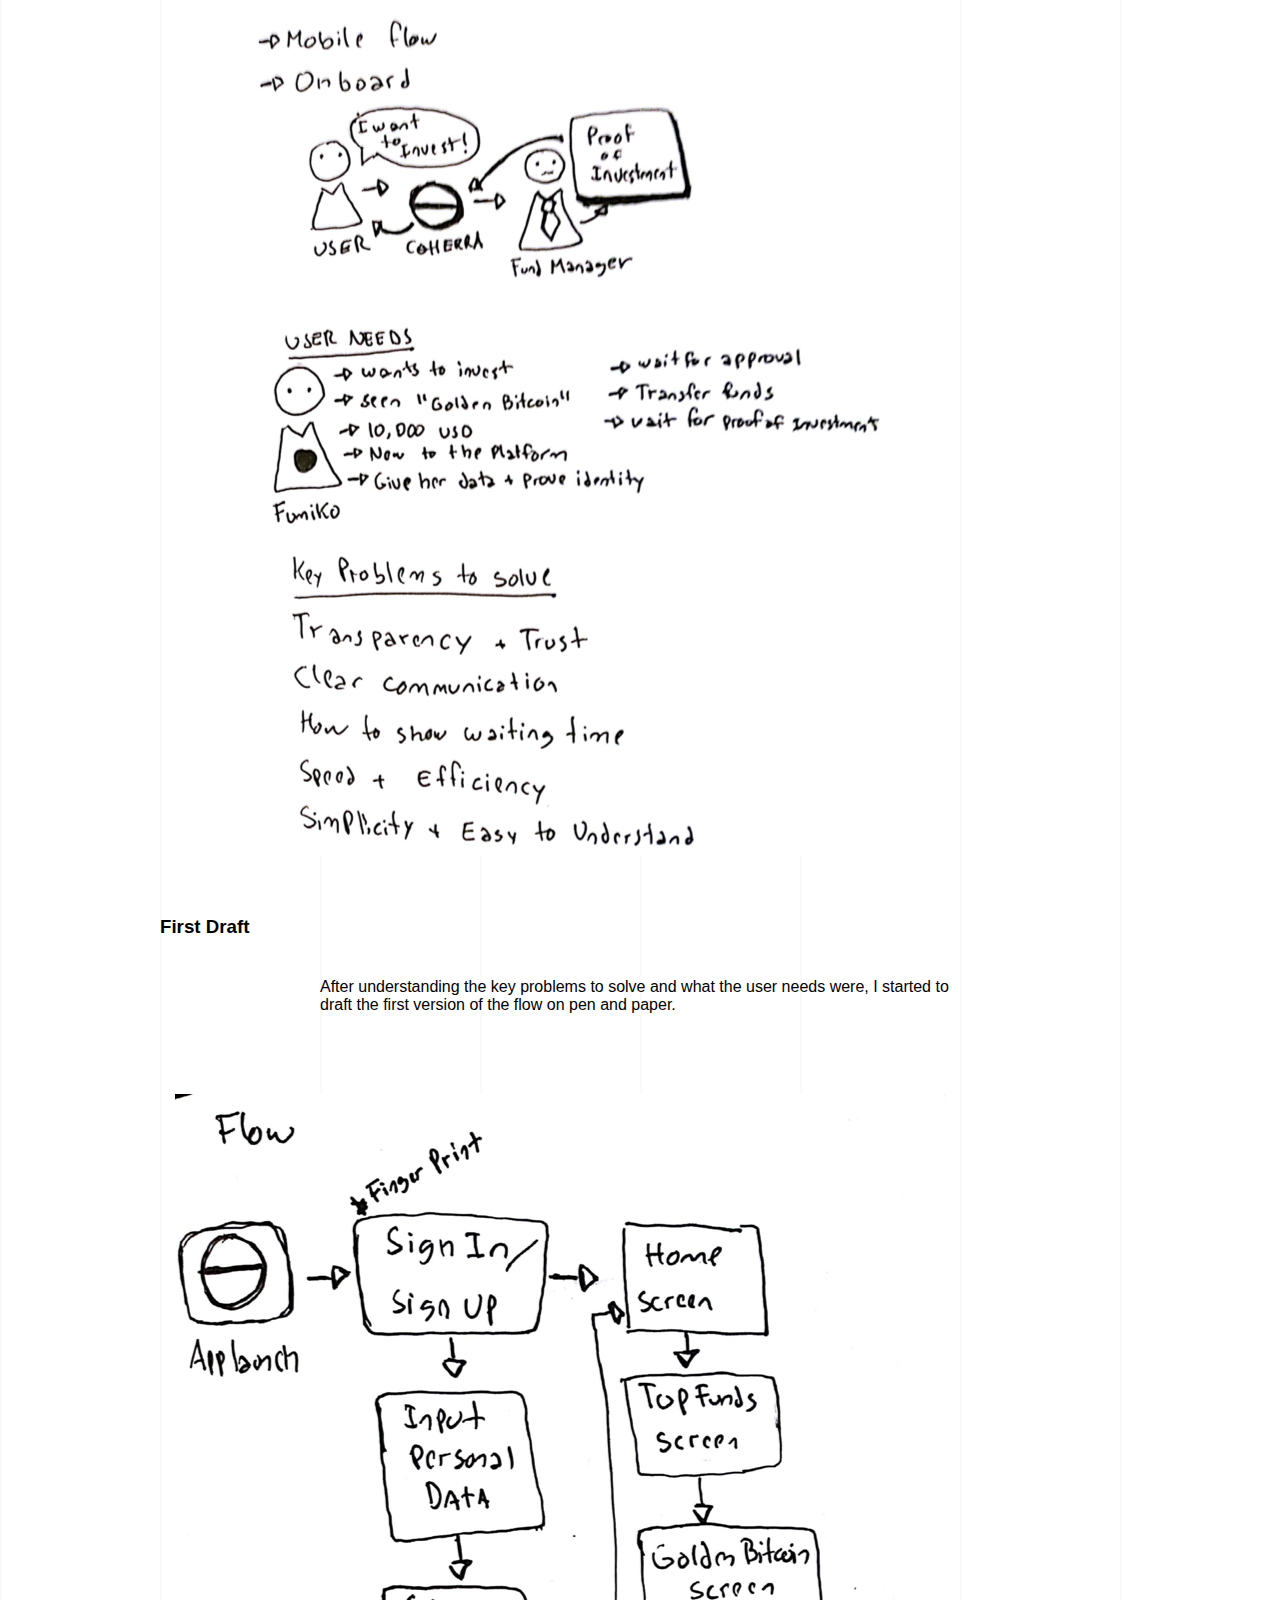
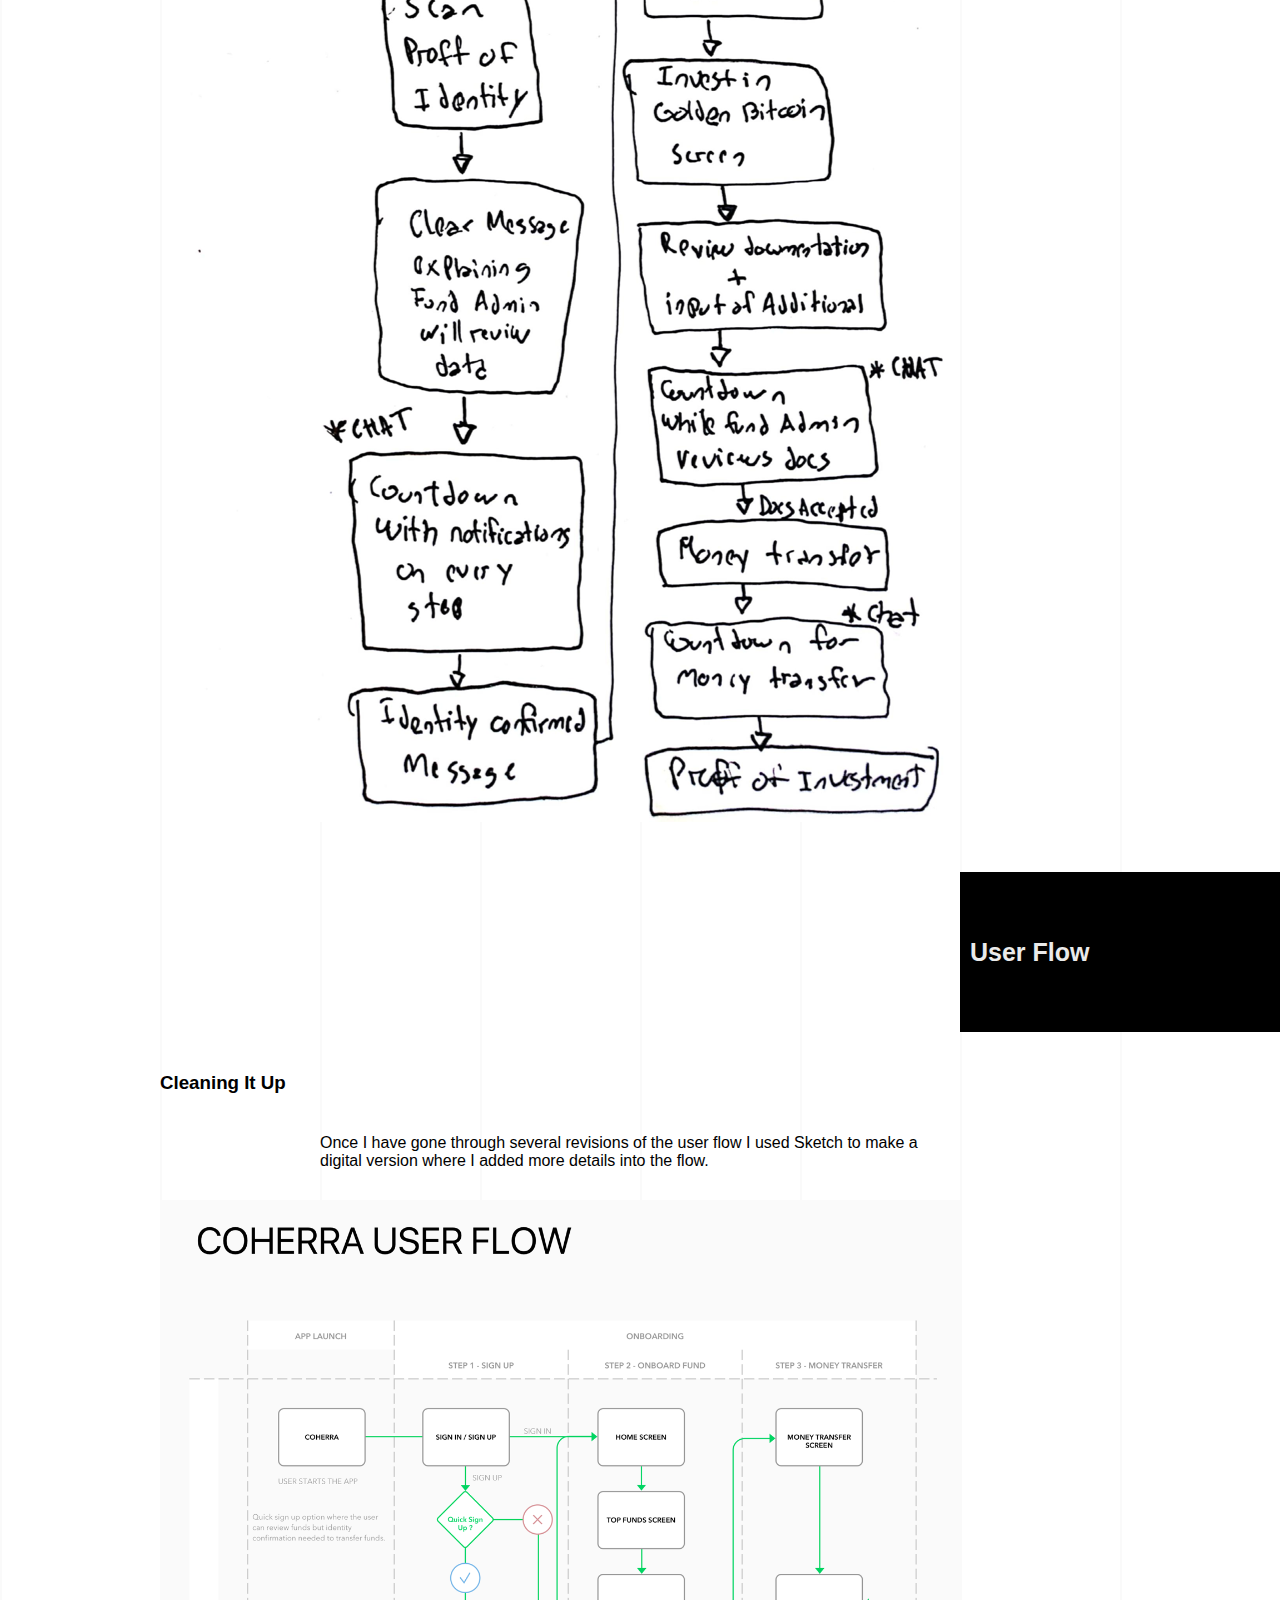
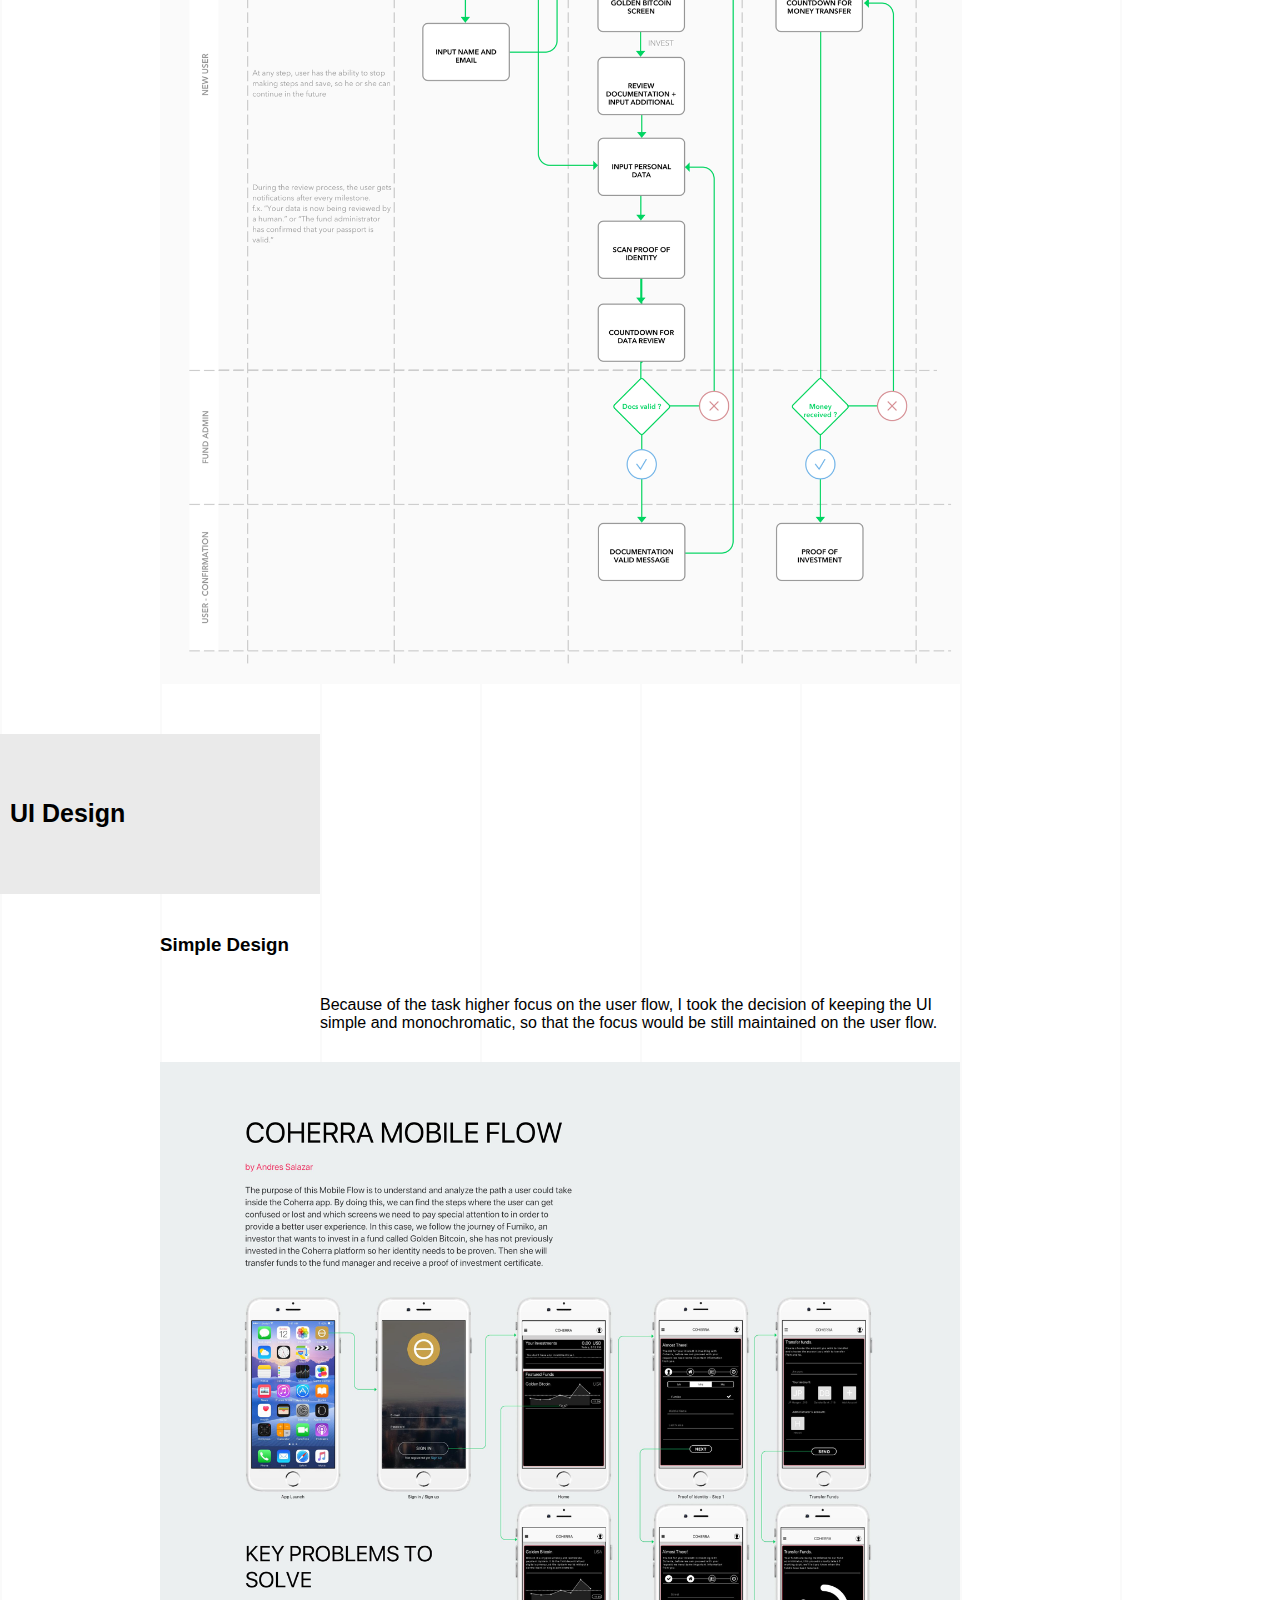
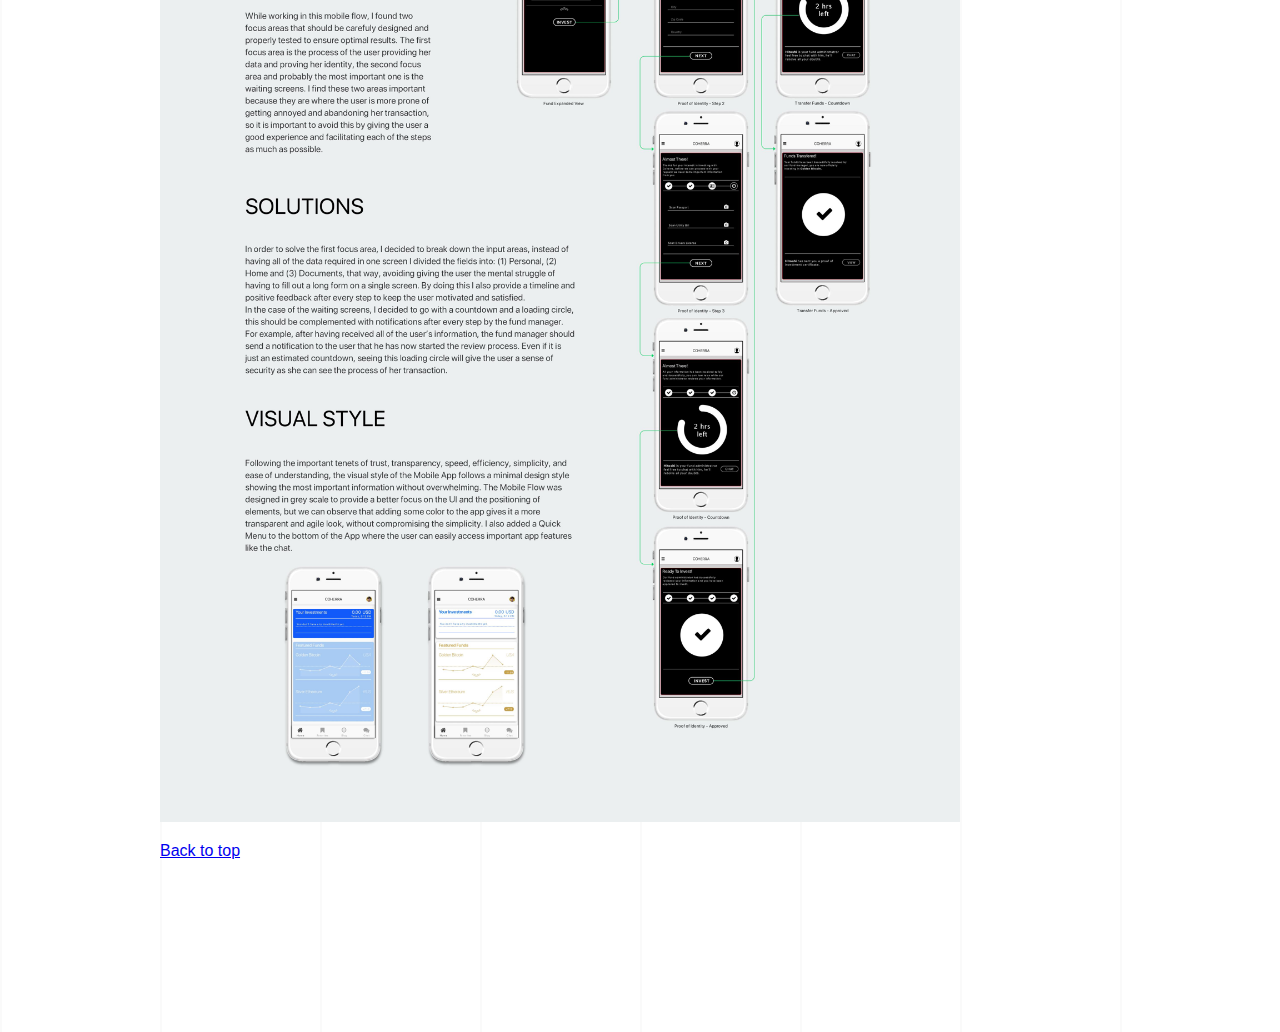
<file: portfolio/cohera.html>
<!DOCTYPE html>
<html lang="en" dir="ltr">
  <head>
    <meta charset="utf-8">
    <title>Andres Salazar | Designer</title>
    <link rel="stylesheet" href="../index.css">
    <link rel="stylesheet" href="https://use.fontawesome.com/releases/v5.1.1/css/all.css" integrity="sha384-O8whS3fhG2OnA5Kas0Y9l3cfpmYjapjI0E4theH4iuMD+pLhbf6JI0jIMfYcK3yZ" crossorigin="anonymous">
  </head>
  <body>
    <div class="project-cover">
      <a href="../index.html" class="back">
        <i class="fas fa-arrow-left"></i>
      </a>
      <svg width="800" height="430" class="cloud-circle">
        <path d="M 900 0 A 50 50 0 1 1 50 0" stroke="black" fill="transparent" stroke-width="10" z-index="o"></path>
      </svg>
      <div class="project-cover-image-pigeon">
        <!-- DRAKE: fotos de la cloud -->
        <img src="./coheraimg/coheraheader.png" alt="" position="relative" class="cloudimg">
      </div>
    </div>
    <div class="row">
      <div class="item"></div>
      <h1 class="project-title">Cohera
        <br>
        Design Challenge</h1>

    </div>
    <section class="section section-introduction">
      <div class="row">
        <div class="item"></div>
        <div class="item item-4">
          <h2>Introduction</h2>
          <div class="content-text-block">
            <p>
              As part of a job interview, I was asked to create a mobile flow for onboarding users on an investment platform mobile application. Tha whole task was to be completed in 4 hours.
            </p>
          </div>
        </div>
        <div class="item"></div>
        <div class="item item-2 item--black project-tasks">
          <p>Logo Design</p>
          <p>UX Design</p>
          <p>UI Design</p>
        </div>
      </div>
      <div class="row">
        <div class="item"></div>
        <div class="item"></div>
        <div class="item"></div>
        <div class="item"></div>
        <div class="item"></div>
        <div class="item item--black"></div>
        <div class="item"></div>
      </div>
    </section>
    <section class="section section-understanding">
      <div class="row">
        <div class="item item-3 item--gray item--text">
          <h2 class="project-section-title">The Task</h2>
        </div>
      </div>
      <div class="row">
        <div class="item"></div>
        <div class="item item-5">
          <h3 class="section-subtitle">Break Down</h3>
          <div class="content-text-block">
            <p>
              My first step after receiving the challenge was to break down the task, into small parts to properly plan how to go about solving the challenge.
            </p>
          </div>
        </div>
      </div>
      <div class="row">
        <div class="item"></div>
        <div class="item item-5">
          <div class="content-inline-image-block">
            <img class="pigeonimg" src="./coheraimg/task.png" alt="">
          </div>
        </div>
      </div>
      <div class="row">
        <div class="item"></div>
        <div class="item item-5">
          <h3 class="section-subtitle">First Draft</h3>
          <div class="content-text-block">
            <p>
              After understanding the key problems to solve and what the user needs were, I started to draft the first version of the flow on pen and paper.
            </p>
          </div>
        </div>
      </div>
      <div class="row">
        <div class="item"></div>
        <div class="item item-5">
          <div class="content-inline-image-block">
            <img class="pigeonimg" src="./coheraimg/draft.png" alt="">
          </div>
        </div>
      </div>
    </section>
    <section class="section section-personas">
      <div class="row">
        <div class="item"></div>
        <div class="item"></div>
        <div class="item"></div>
        <div class="item"></div>
        <div class="item"></div>
        <div class="item"></div>
        <div class="item item-2 item--black item--text">
          <h3 class="project-section-title">User Flow</h3>
        </div>
      </div>
      <div class="row">
        <div class="item"></div>
        <div class="item item-5">
          <h3 class="section-subtitle">Cleaning It Up</h3>
          <div class="content-text-block">
            <p>
              Once I have gone through several revisions of the user flow I used Sketch to make a digital version where I added more details into the flow.
            </p>
          </div>
        </div>
      </div>
      <div class="row">
        <div class="item"></div>
        <div class="item item-5">
          <div class="content-inline-image-block">
            <img class="" src="./coheraimg/userflow.png" alt="">
          </div>
        </div>
      </div>
    </section>
    <section class="section section-flow">
      <div class="row">
        <div class="item item-2 item--gray item--text">
          <h3 class="project-section-title">UI Design</h3>
        </div>
      </div>
      <div class="row">
        <div class="item"></div>
        <div class="item item-5">
          <h3 class="section-subtitle">Simple Design</h3>
          <div class="content-text-block">
            <p>
              Because of the task higher focus on the user flow, I took the decision of keeping the UI simple and monochromatic, so that the focus would be still maintained on the user flow.
            </p>
          </div>
        </div>
      </div>
      <div class="row">
        <div class="item"></div>
        <div class="item item-5">
          <div class="content-inline-image-block">
            <img src="./coheraimg/ui.png" alt="">
          </div>
        </div>
      </div>
      <div class="row">
        <div class="item"></div>
        <div class="item item-4">
          <a href="#top" align="center">Back to top</a>
        </div>
      </div>
    </section>
  </body>
</html>
</file>
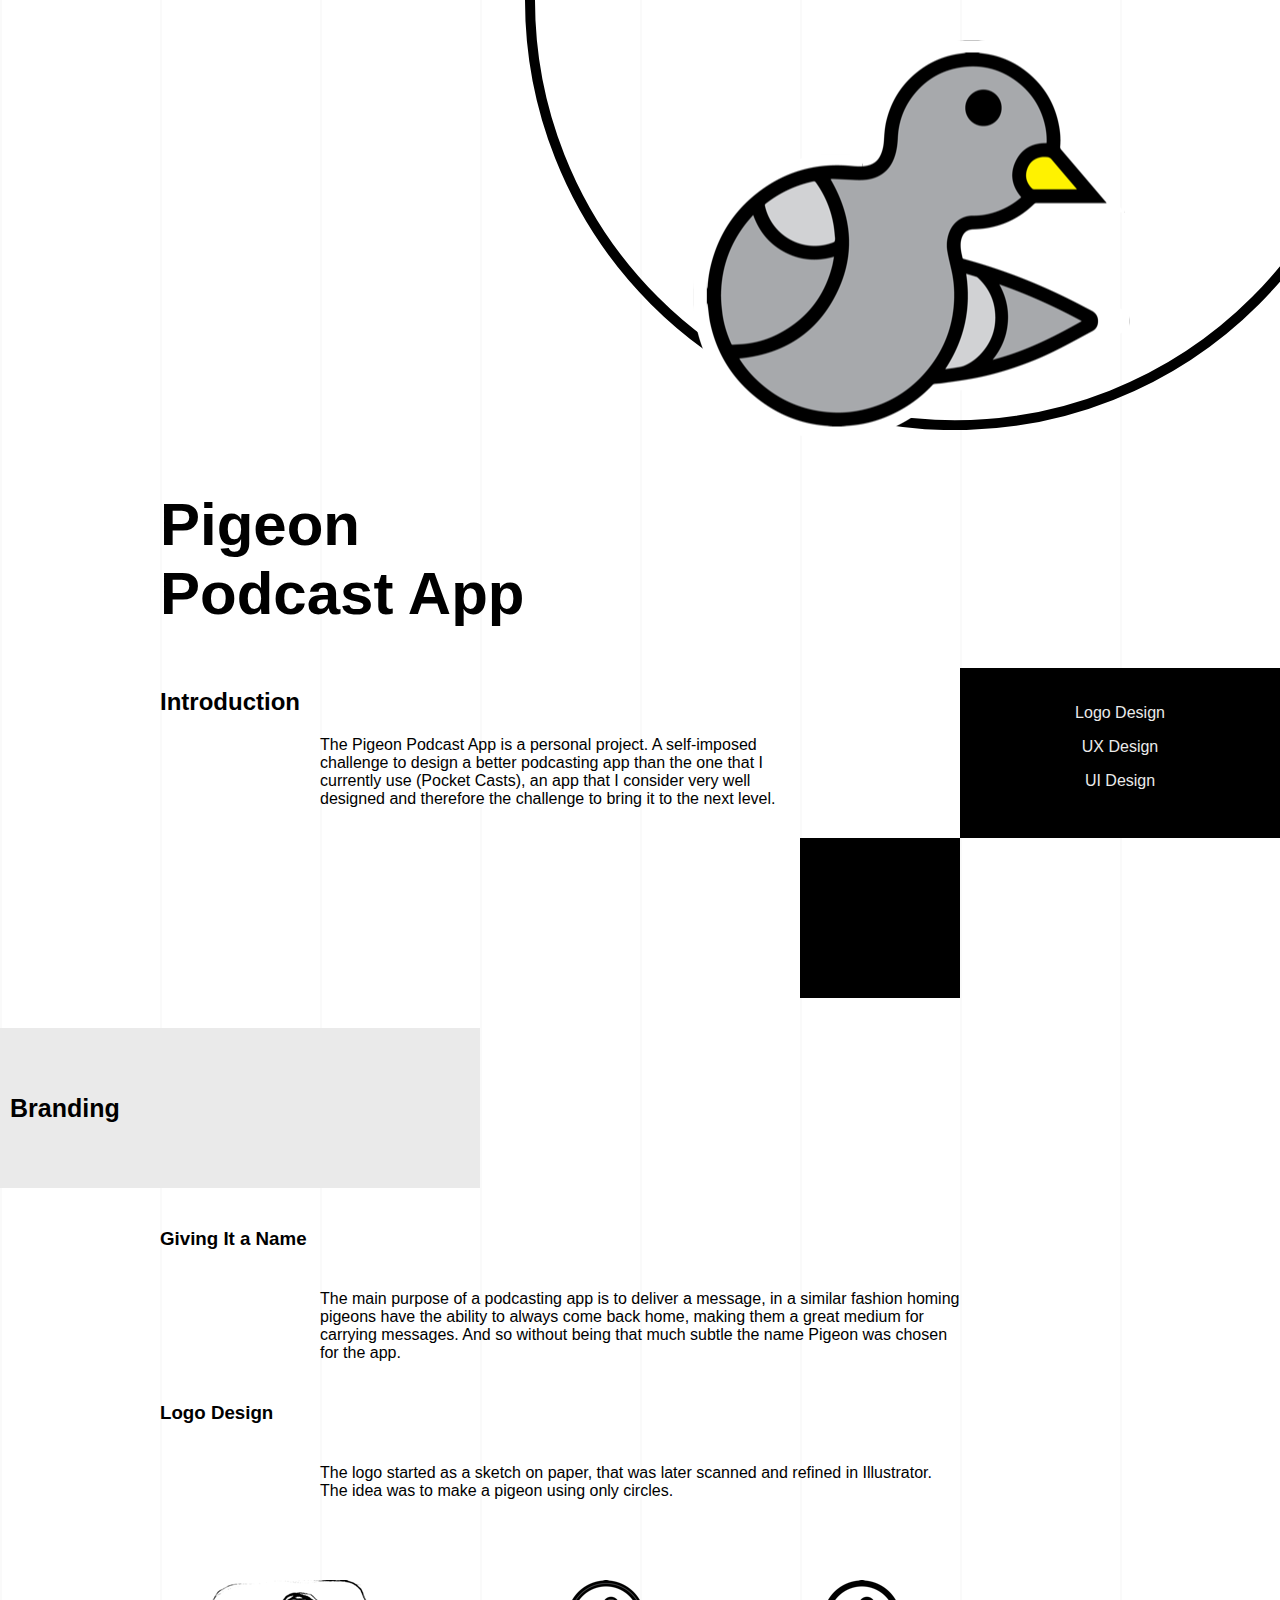
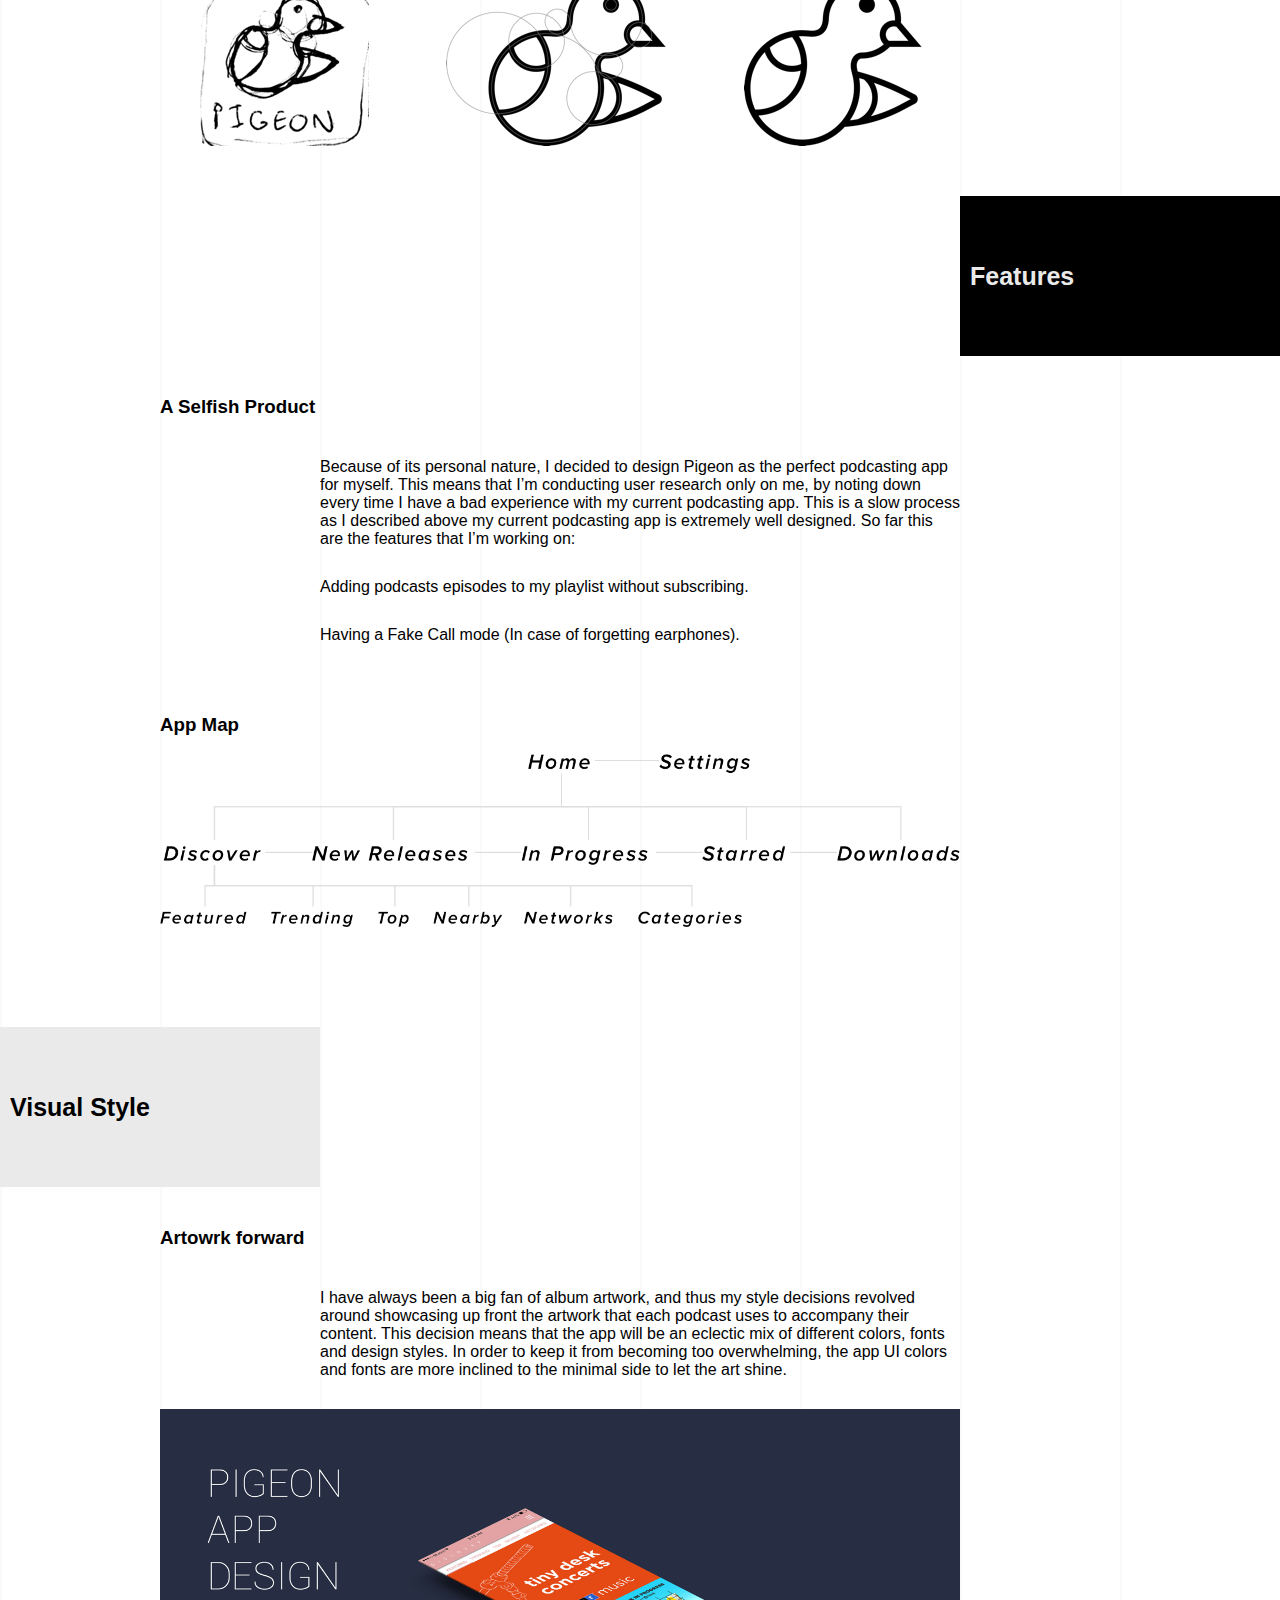
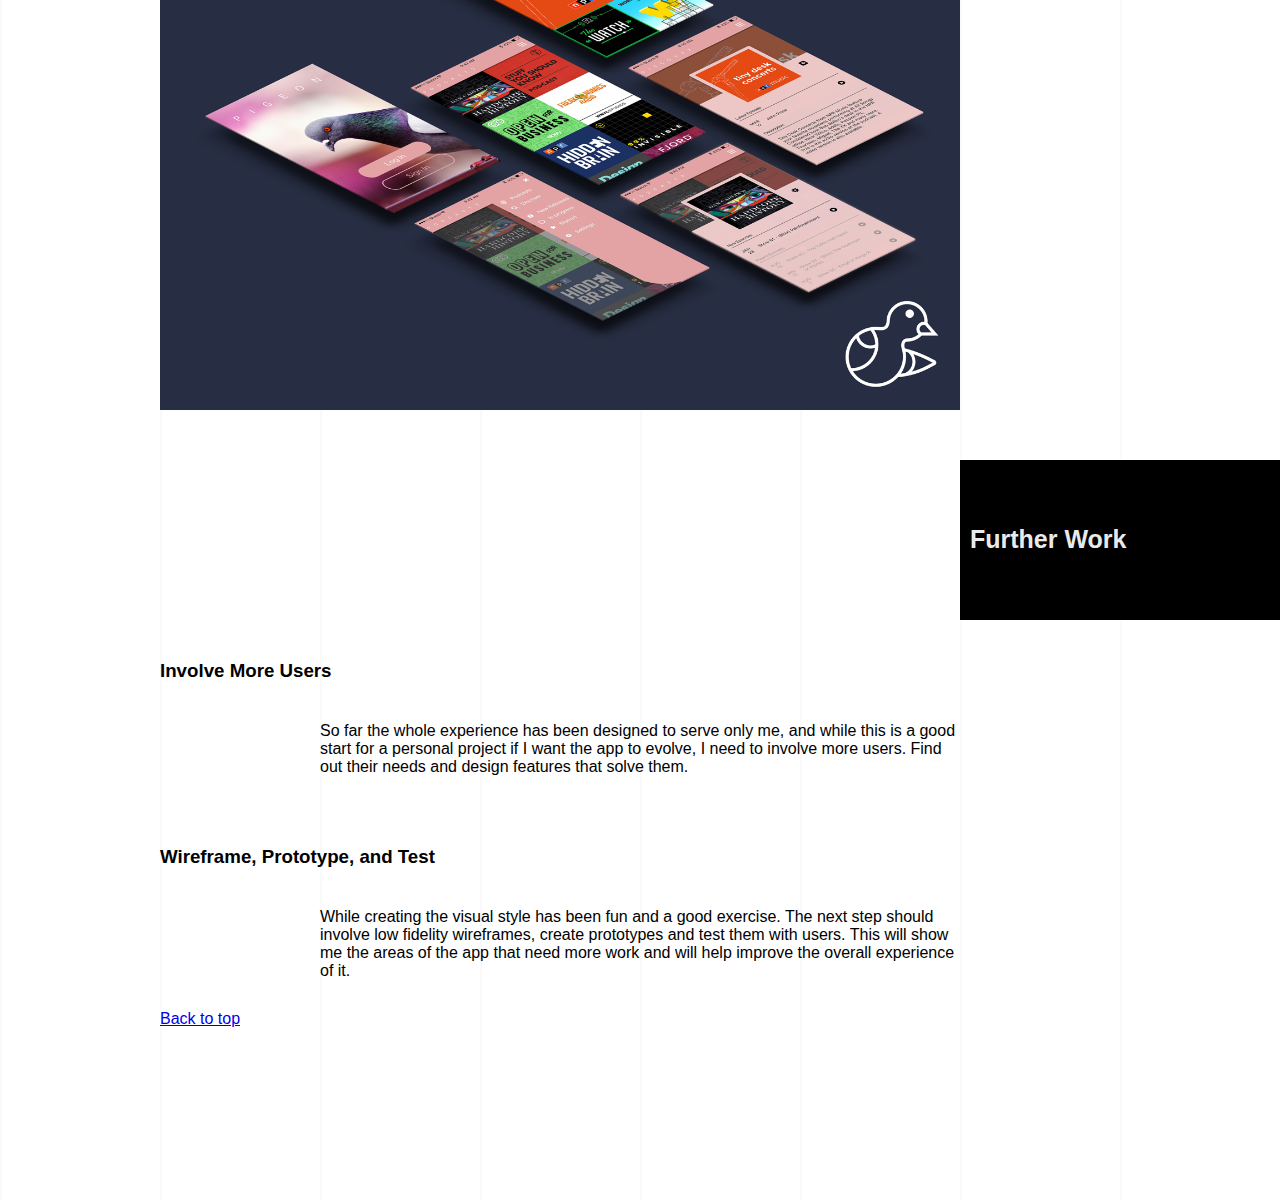
<file: portfolio/pigeon.html>
<!DOCTYPE html>
<html lang="en" dir="ltr">

  <head>
    <meta charset="utf-8">
    <title>Andres Salazar | Designer</title>
    <link rel="stylesheet" href="../index.css">
    <link rel="stylesheet" href="https://use.fontawesome.com/releases/v5.1.1/css/all.css" integrity="sha384-O8whS3fhG2OnA5Kas0Y9l3cfpmYjapjI0E4theH4iuMD+pLhbf6JI0jIMfYcK3yZ" crossorigin="anonymous">
  </head>

  <body>
    <div class="project-cover">
      <a href="../index.html" class="back">
        <i class="fas fa-arrow-left"></i>
      </a>
      <svg width="800" height="430" class="cloud-circle">
        <path d="M 900 0 A 50 50 0 1 1 50 0" stroke="black" fill="transparent" stroke-width="10" z-index="o"></path>
      </svg>
      <div class="project-cover-image-pigeon">
        <!-- DRAKE: fotos de la cloud -->
        <img src="./pigeonimg/pigeonheader.png" alt="" position="relative" class="cloudimg">
      </div>
    </div>
    <div class="row">
      <div class="item"></div>
      <h1 class="project-title">Pigeon
        <br>
        Podcast App</h1>

    </div>
    <section class="section section-introduction">
      <div class="row">
        <div class="item"></div>
        <div class="item item-4">
          <h2>Introduction</h2>
          <div class="content-text-block">
            <p>The Pigeon Podcast App is a personal project. A self-imposed challenge to design a better podcasting app than the one that I currently use (Pocket Casts), an app that I consider very well designed and therefore the challenge to bring it to the
              next level.</p>
          </div>
        </div>
        <div class="item"></div>
        <div class="item item-2 item--black project-tasks">
          <p>Logo Design</p>
          <p>UX Design</p>
          <p>UI Design</p>
        </div>
      </div>
      <div class="row">
        <div class="item"></div>
        <div class="item"></div>
        <div class="item"></div>
        <div class="item"></div>
        <div class="item"></div>
        <div class="item item--black"></div>
        <div class="item"></div>
      </div>
    </section>
    <section class="section section-understanding">
      <div class="row">
        <div class="item item-3 item--gray item--text">
          <h2 class="project-section-title">Branding</h2>
        </div>
      </div>
      <div class="row">
        <div class="item"></div>
        <div class="item item-5">
          <h3 class="section-subtitle">Giving It a Name</h3>
          <div class="content-text-block">
            <p>The main purpose of a podcasting app is to deliver a message, in a similar fashion homing pigeons have the ability to always come back home, making them a great medium for carrying messages. And so without being that much subtle the name Pigeon
              was chosen for the app.</p>
          </div>
          <h3 class="section-subtitle">Logo Design</h3>
          <div class="content-text-block">
            <p>The logo started as a sketch on paper, that was later scanned and refined in Illustrator. The idea was to make a pigeon using only circles.</p>
          </div>
        </div>
      </div>
      <div class="row">
        <div class="item"></div>
        <div class="item item-5">
          <div class="content-inline-image-block">
            <img class="pigeonimg" src="./pigeonimg/pigeonsketch.png" alt="Logo design for podcast app process">
            <img class="pigeonimg" src="./pigeonimg/pigeoncircles.png" alt="Logo design for podcast app process">
            <img class="pigeonimg" src="./pigeonimg/pigeon2.png" alt="Logo design for podcast app process">
          </div>
        </div>
      </div>
    </section>
    <section class="section section-personas">
      <div class="row">
        <div class="item"></div>
        <div class="item"></div>
        <div class="item"></div>
        <div class="item"></div>
        <div class="item"></div>
        <div class="item"></div>
        <div class="item item-2 item--black item--text">
          <h3 class="project-section-title">Features</h3>
        </div>
      </div>
      <div class="row">
        <div class="item"></div>
        <div class="item item-5">
          <!-- DRAKE: CAMBIAR TEXTO -->
          <h3 class="section-subtitle">A Selfish Product</h3>
          <div class="content-text-block">
            <p>
              Because of its personal nature, I decided to design Pigeon as the perfect podcasting app for myself. This means that I’m conducting user research only on me, by noting down every time I have a bad experience with my current podcasting app. This is a
              slow process as I described above my current podcasting app is extremely well designed. So far this are the features that I’m working on:
            </p>
            <p>Adding podcasts episodes to my playlist without subscribing.</p>
            <p>Having a Fake Call mode (In case of forgetting earphones).</p>
          </div>
        </div>
      </div>
      <div class="row">
        <div class="item"></div>
        <div class="item item-5">
          <!-- DRAKE: CAMBIAR TEXTO -->
          <h3 class="section-subtitle">App Map</h3>
        </div>
      </div>
      <div class="row">
        <div class="item"></div>
        <div class="item item-5">
          <div class="content-inline-image-block">
            <img class="pigeonmap" src="./pigeonimg/map.png" alt="Podcast app feature development process">
          </div>
        </div>
      </div>
    </section>
    <section class="section section-flow">
      <div class="row">
        <div class="item item-2 item--gray item--text">
          <h3 class="project-section-title">Visual Style</h3>
        </div>
      </div>
      <div class="row">
        <div class="item"></div>
        <div class="item item-5">
          <!-- DRAKE: CAMBIAR TEXTO -->
          <h3 class="section-subtitle">Artowrk forward</h3>
          <div class="content-text-block">
            <p>
              I have always been a big fan of album artwork, and thus my style decisions revolved around showcasing up front the artwork that each podcast uses to accompany their content. This decision means that the app will be an eclectic mix of different
              colors, fonts and design styles. In order to keep it from becoming too overwhelming, the app UI colors and fonts are more inclined to the minimal side to let the art shine.
            </p>
          </div>
        </div>
      </div>
      <div class="row">
        <div class="item"></div>
        <div class="item item-5">
          <div class="content-inline-image-block">
            <img src="./pigeonimg/artwork.png" alt="Podcast app artwork, user experience design">
          </div>
        </div>
      </div>
    </section>
    <section class="section section-wireframes">
      <div class="row">
        <div class="item"></div>
        <div class="item"></div>
        <div class="item"></div>
        <div class="item"></div>
        <div class="item"></div>
        <div class="item"></div>
        <div class="item item-2 item--black item--text">
          <h3 class="project-section-title">Further Work</h3>
        </div>
      </div>
      <div class="row">
        <div class="item"></div>
        <div class="item item-5">
          <!-- DRAKE: CAMBIAR TEXTO -->
          <h3 class="section-subtitle">Involve More Users</h3>
          <div class="content-text-block">
            <p>
              So far the whole experience has been designed to serve only me, and while this is a good start for a personal project if I want the app to evolve, I need to involve more users. Find out their needs and design features that solve them.
            </p>
          </div>
        </div>
      </div>
      <div class="row">
        <div class="item"></div>
        <div class="item item-5">
          <!-- DRAKE: CAMBIAR TEXTO -->
          <h3 class="section-subtitle">Wireframe, Prototype, and Test</h3>
          <div class="content-text-block">
            <p>
              While creating the visual style has been fun and a good exercise. The next step should involve low fidelity wireframes, create prototypes and test them with users. This will show me the areas of the app that need more work and will help improve the
              overall experience of it.
            </p>
          </div>
        </div>
      </div>
      <div class="row">
        <div class="item"></div>
        <div class="item item-5">
          <a href="#top" align="center">Back to top</a>
        </div>
      </div>
    </section>
  </body>
</html>
</file>
<file: index.css>
:root {
  --col-width: calc(100vw/8);
  --color-light-gray: #EAEAEA;
  --color-black: #000;
  --color-highlight: #47B2E4;
}

body {
  font-family: -apple-system, BlinkMacSystemFont, "Segoe UI", Roboto, Helvetica, Arial, sans-serif, "Apple Color Emoji", "Segoe UI Emoji", "Segoe UI Symbol";
  background-image: repeating-linear-gradient(90deg, #fafafa, #fafafa 2px, white 1px, white var(--col-width));
  margin: 0;
}

img {
  max-width: 100%;
}

.main {
  height: 100vh;
}

.profile-cards {
  height: 90vh;
  padding: 20px;
  display: flex;
  box-sizing: border-box;
  align-items: flex-start;
  width: 80vw;
  margin: 0 auto;
  justify-content: space-around;
}

.main-profile-card {
  width: 30vw;
  height: 75vh;
  display: flex;
  align-items: center;
  justify-content: center;
  flex: 0 0 30%;
}

.main-card {
  box-sizing: border-box;
  height: 100%;
  border: 10px solid var(--color-light-gray);
  box-shadow: 20px 17px 0px 0px var(--color-light-gray);
}

.main-description-card {
  flex: 0 0 50%;
}

.main-description-text {
  background: white;
  padding: 30px;
  line-height: 1.5;
  margin-top: 13vh;
}

.main-profile-img img {
  height: 100%;
  object-fit: contain;
  box-sizing: border-box;
}

.main-profile-img p {
  background: var(--color-light-gray);
  width: 100%;
  margin: 5px 0 5px 10px;
  padding: 10px;
  text-align: center;
  font-weight: bolder;
}

.main-profile-img span {
  display: block;
  font-weight: lighter;
}

.header {
  margin-bottom: 50px;
  text-align: center;
  width: 100%;
  font-size: 70px;
}

.title h1 {
  margin: 20px;
  font-size: 1em;
  font-weight: 600;
}

.title h2 {
  font-size: .5em;
  font-weight: lighter;
}

.profile {
  width: calc(var(--col-width) * 2);
  margin: 0 auto;
}

.profile img {
  border-radius: 100%;
  max-width: 100%;
}

.row {
  display: flex;
  flex-direction: row;
  max-width: 100%;
}

.item {
  box-sizing: border-box;
  width: var(--col-width);
  min-height: var(--col-width);
  flex: 0 0 auto;
}

.item-2 {
  width: calc(var(--col-width) * 2);
}

.item-3 {
  width: calc(var(--col-width) * 3);
}

.item-4 {
  width: calc(var(--col-width) * 4);
}

.item-5 {
  width: calc(var(--col-width) * 5);
}

.item--gray {
  background-color: var(--color-light-gray);
}

.item--black {
  background-color: var(--color-black);
  color: var(--color-light-gray);
}

.item--stat {
  display: flex;
  align-items: center;
  flex-direction: column;
  justify-content: center;
}

.item-number {
  font-size: 50px;
}

.item--text {
  padding: 10px;
  display: flex;
  align-items: center;
}

.item--education {
  font-size: 28px;
  display: flex;
  align-items: center;
  text-align: center;
  padding: 10px;
  justify-content: center;
}

.item-image {
  background: var(--color-light-gray);
  display: block;
  width: 100%;
}

.item-project {
  z-index: 1;
  position: relative;
  cursor: pointer;
}

.item-project-chevron {
  position: absolute;
  top: 50%;
  font-size: 45px;
  color: var(--color-highlight);
}

.item-project-chevron--right {
  right: 10px;
}

.item-project-chevron--left {
  left: 10px;
}

.item-description {
  width: calc(var(--col-width) * 3);
  visibility: hidden;
  transition: all .3s ease-in-out;
  display: flex;
  align-items: center;
  box-sizing: border-box;
  z-index: -1;
  position: absolute;
  top: 0;
  height: 100%;
  left: 0;
}

.item-description-text a,
.item-description-text a:visited {
  color: var(--color-highlight);
  text-decoration: none;
}

.item-description-text a:hover,
.item-description-text a:focus {
  text-decoration: underline;
}

.item-description--left[aria-expanded="true"] {
  visibility: visible;
  left: calc(var(--col-width) * 3);
  padding: 20px;
  margin: 0;
}

.item-description--left2[aria-expanded="true"] {
  visibility: visible;
  left: calc(var(--col-width) * 2);
  padding: 20px;
  margin: 0;
}

.item-description--right[aria-expanded="true"] {
  visibility: visible;
  padding: 20px;
  left: calc(var(--col-width) * -3);
}

.item-description--right[aria-expanded="true"] ~ .item-project-chevron {
  transform: rotateY(180deg);
}

.item-description--left[aria-expanded="true"] ~ .item-project-chevron {
  transform: rotateY(180deg);
}
.item-description--left2[aria-expanded="true"] ~ .item-project-chevron {
  transform: rotateY(180deg);
}

.item-svg {
  position: absolute;
  top: 0;
  max-width: 100%;
  overflow: hidden;
}

.item-svg svg {
  max-width: 100%;
  height: 100%
}

/* .item-project:hover .item-svg svg path {
 display: block;
 stroke-dasharray: 3000;
 stroke-dashoffset: 3000;
 animation: dash .5s linear forwards;
} */

.item-svg path {
 display: none;
}

/** CLOUD **/

.project-cover {
  min-height: 450px;
}

.project-title {
  font-size: 60px;
  max-width: 500px;
}

.cloud-circle {
  position: absolute;
  right: 0;
  min-height: 300px;
  z-index: -1;
}

.project-cover-image-pigeon {
  position: absolute;
  right: 0;
  min-height: 300px;
  z-index: -1;
  padding-right: 150px;
  padding-top: 20px;
}

.project-tasks {
  padding: 20px 0;
  text-align: center;
}

.section {
  margin-bottom: 30px;
}

.project-section-title {
  font-size: 25px;
  margin: 0;
}

.section-subtitle {
  margin: 40px 0;
}

.content-text-block {
  margin-left: var(--col-width);
}

.content-text-block p {
  margin-bottom: 30px;
}

.content-text-block ul {
  list-style: none;
  padding: 0;
}

.content-text-block li {
  font-weight: bold;
  margin: 10px 0;
}

.content-inline-image-block {
  display: flex;
  justify-content: space-around;
  width: 100%;
  text-align: center;
  margin-bottom: 20px;
  align-items: flex-start;
}

@keyframes dash {
  to {
    stroke-dashoffset: 0;
  }
}

.back {
  font-size: 30px;
  position: absolute;
  left: 20px;
  top: 20px;
}

.back:visited {
  color: black;
}

.cloudimg {
  margin-top: 20px;
  z-index: 1;
}

.pigeonimg {
  margin-top: 50px;
}

.pigeonmap {
  margin-top: -80px;
  margin-bottom: 50px;
}

@media only screen and (max-width: 800px) {
  .item, div[class^="item-"] {
    flex: 1;
    width: 100%;
  }

  .row { flex-direction: column; }

  .profile-cards {
    flex-direction: column;
    height: auto;
  }

  .main {
    height: auto;
  }

  .main-profile-card {
    width: 100%;
  }

  .hide-in-mobile {
    display: none;
  }

  .item-project-chevron { display: none !important; }

  .item-description {
    visibility: visible;
    position: relative;
    padding: 20px;
  }
}
</file>
